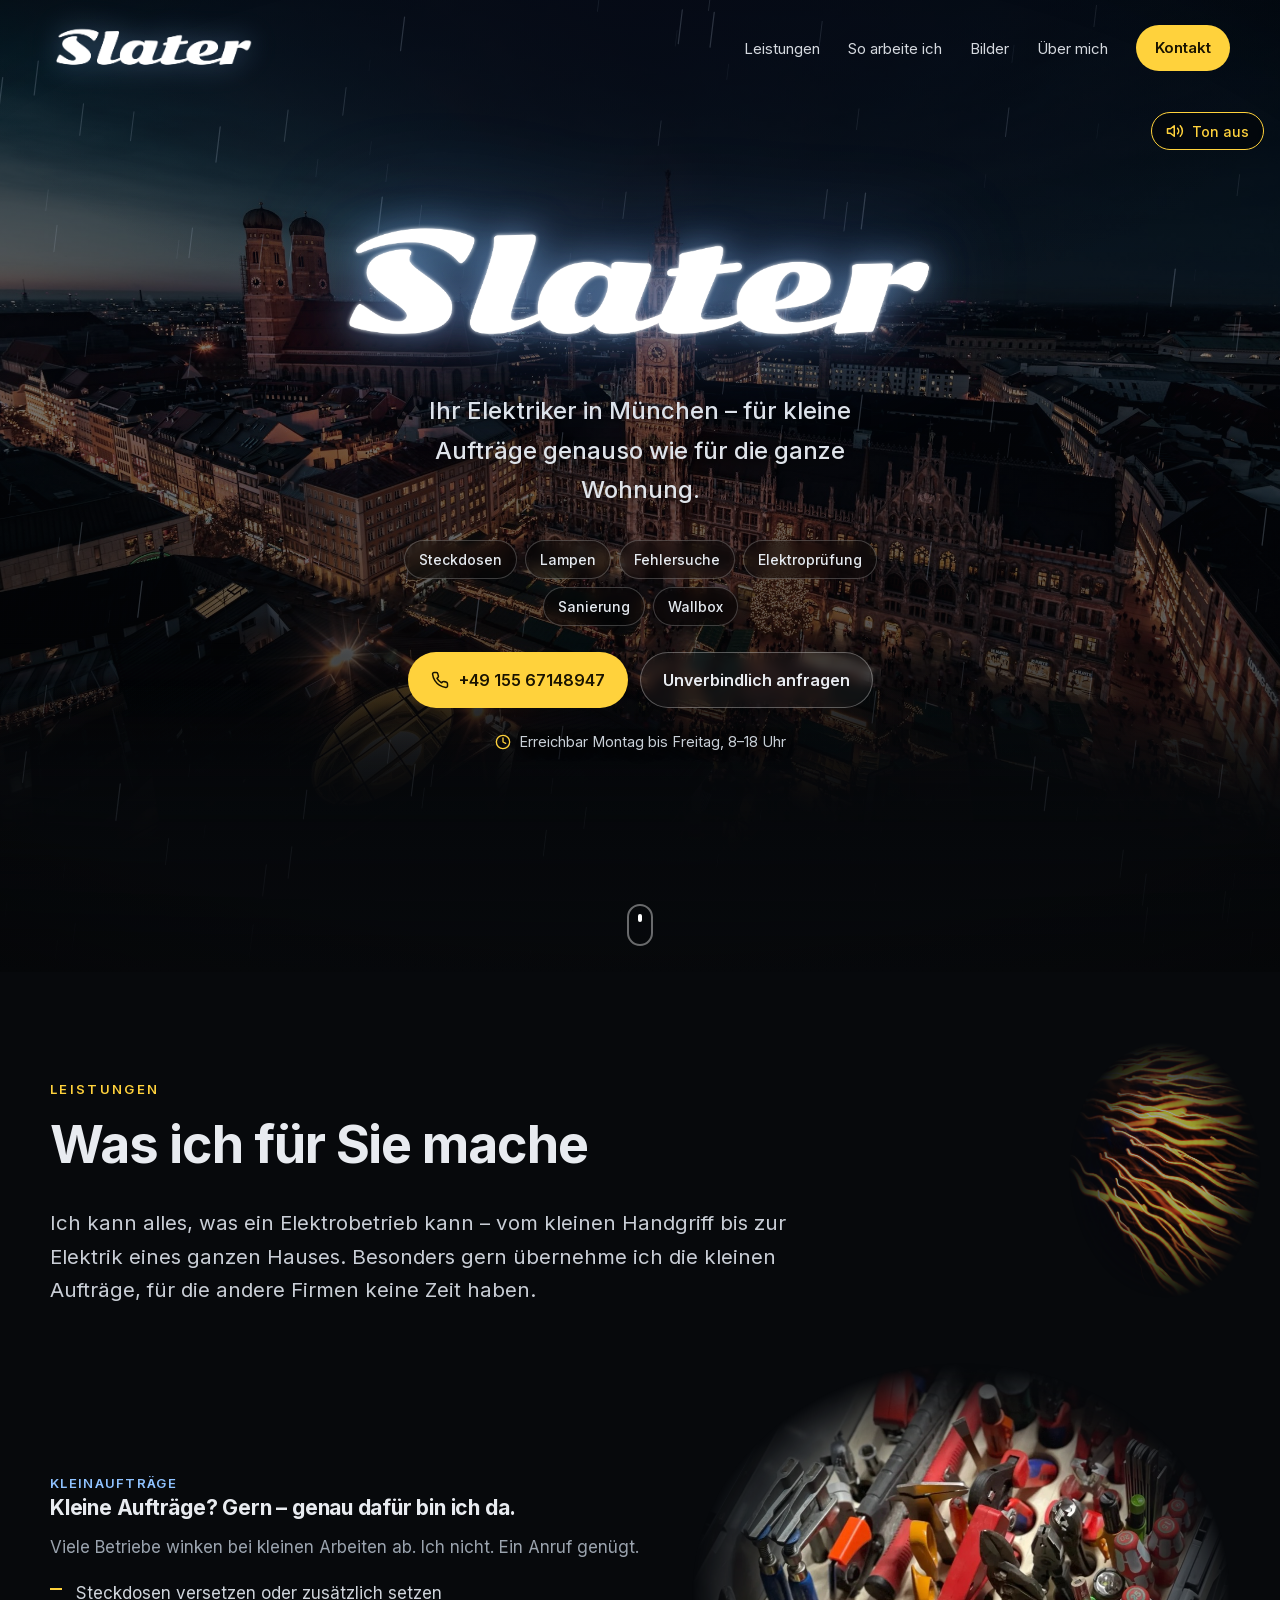
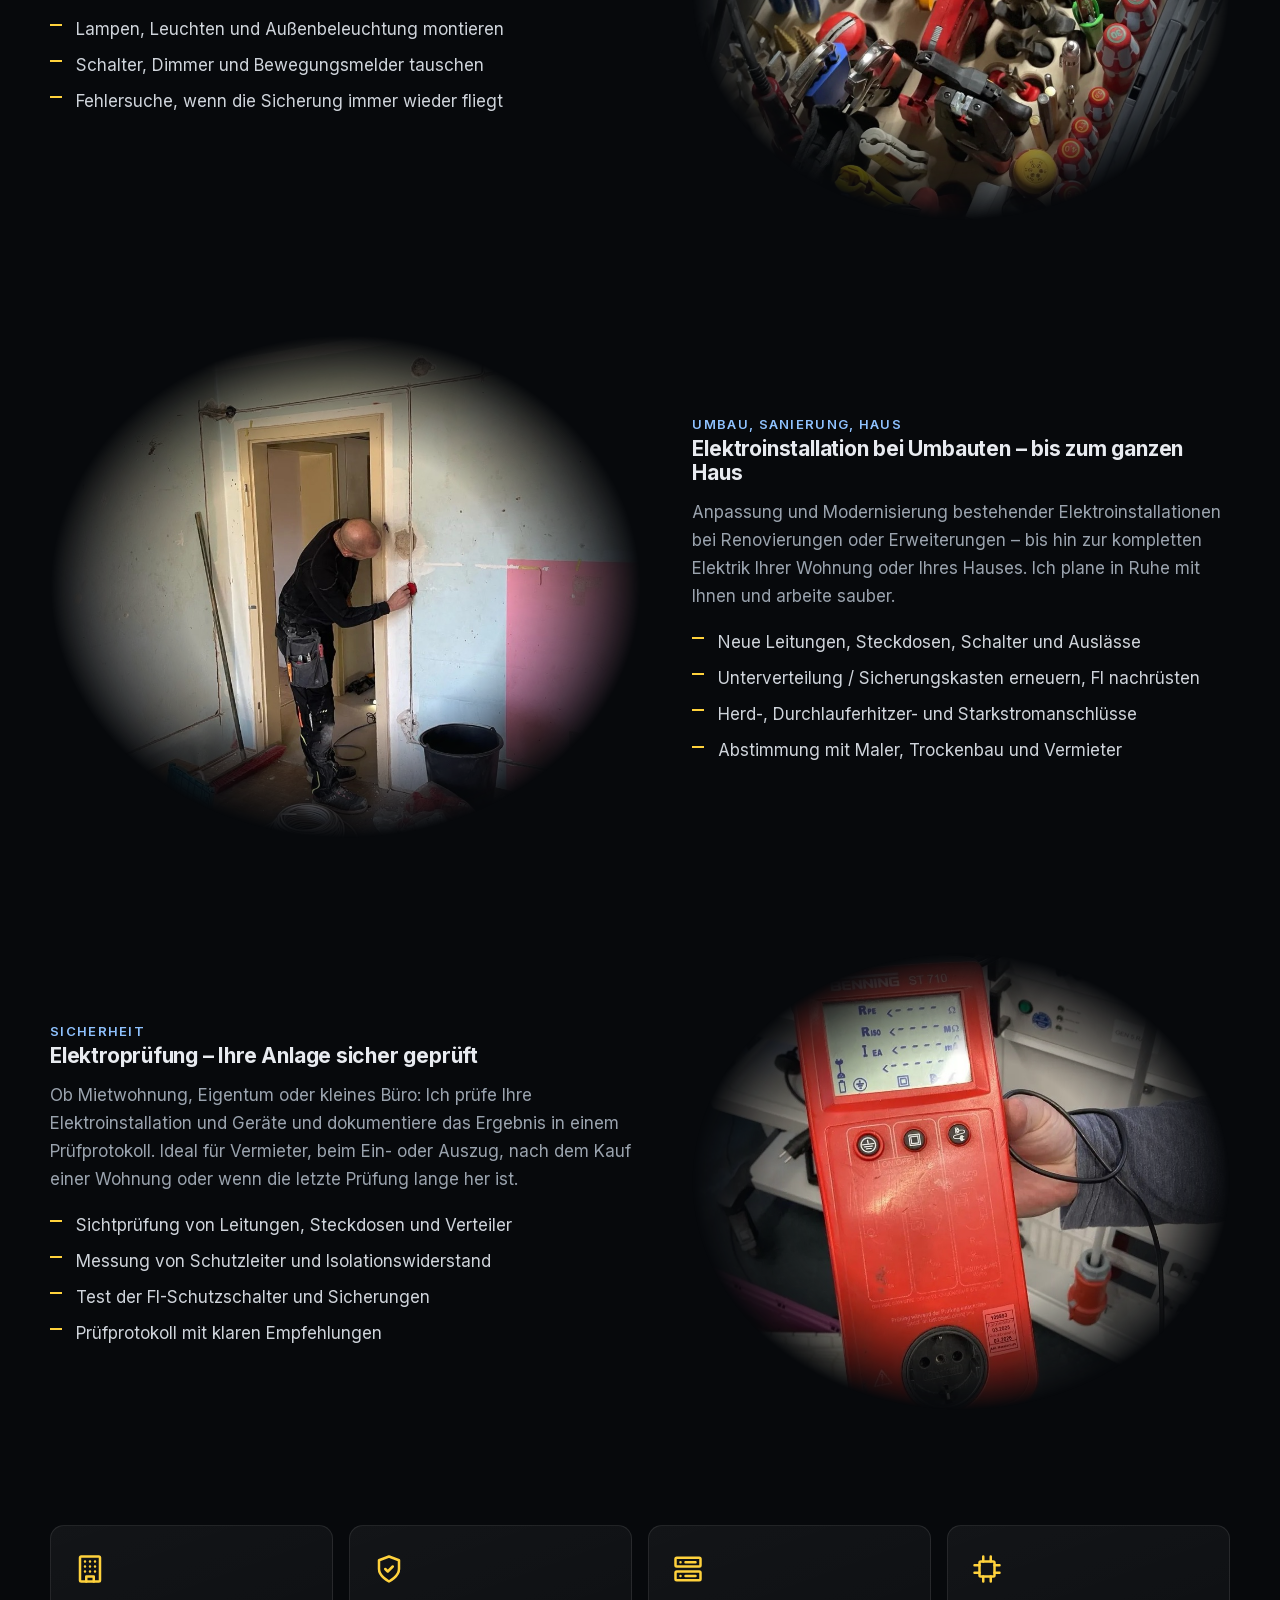
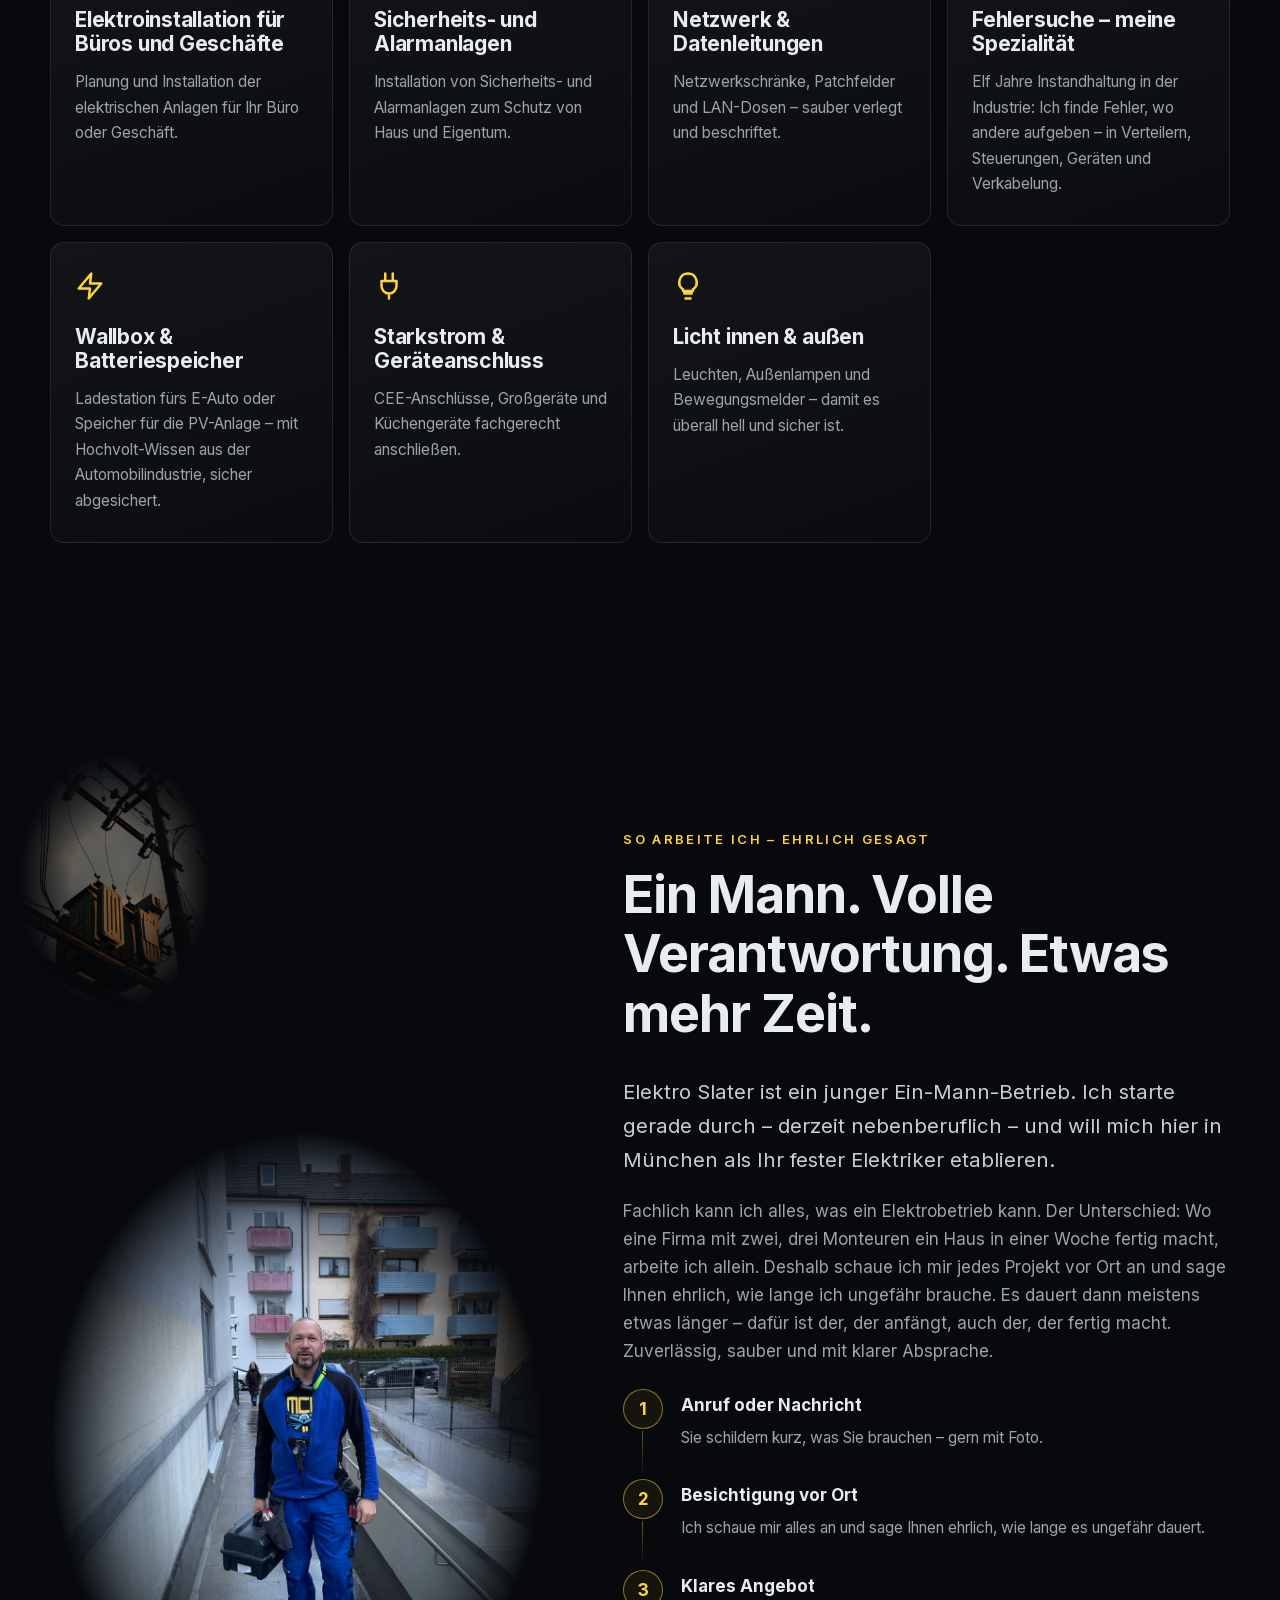
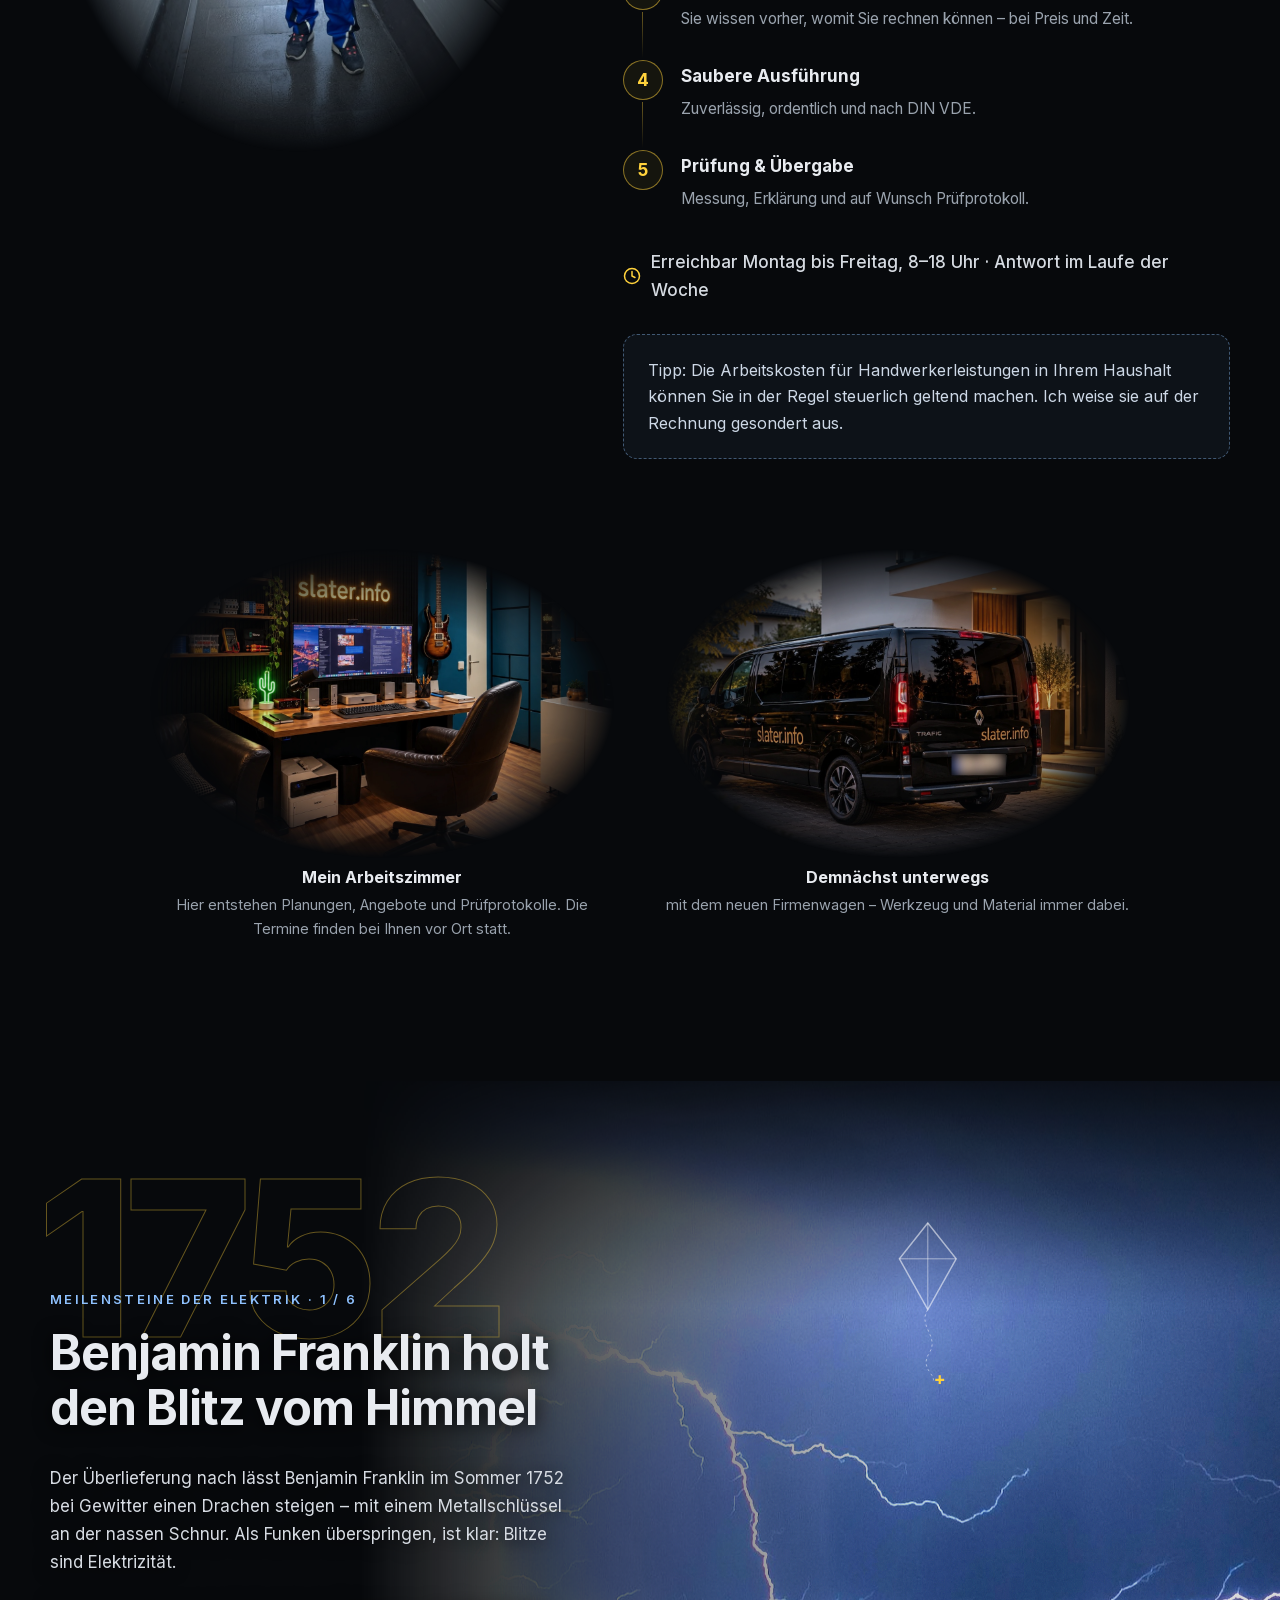
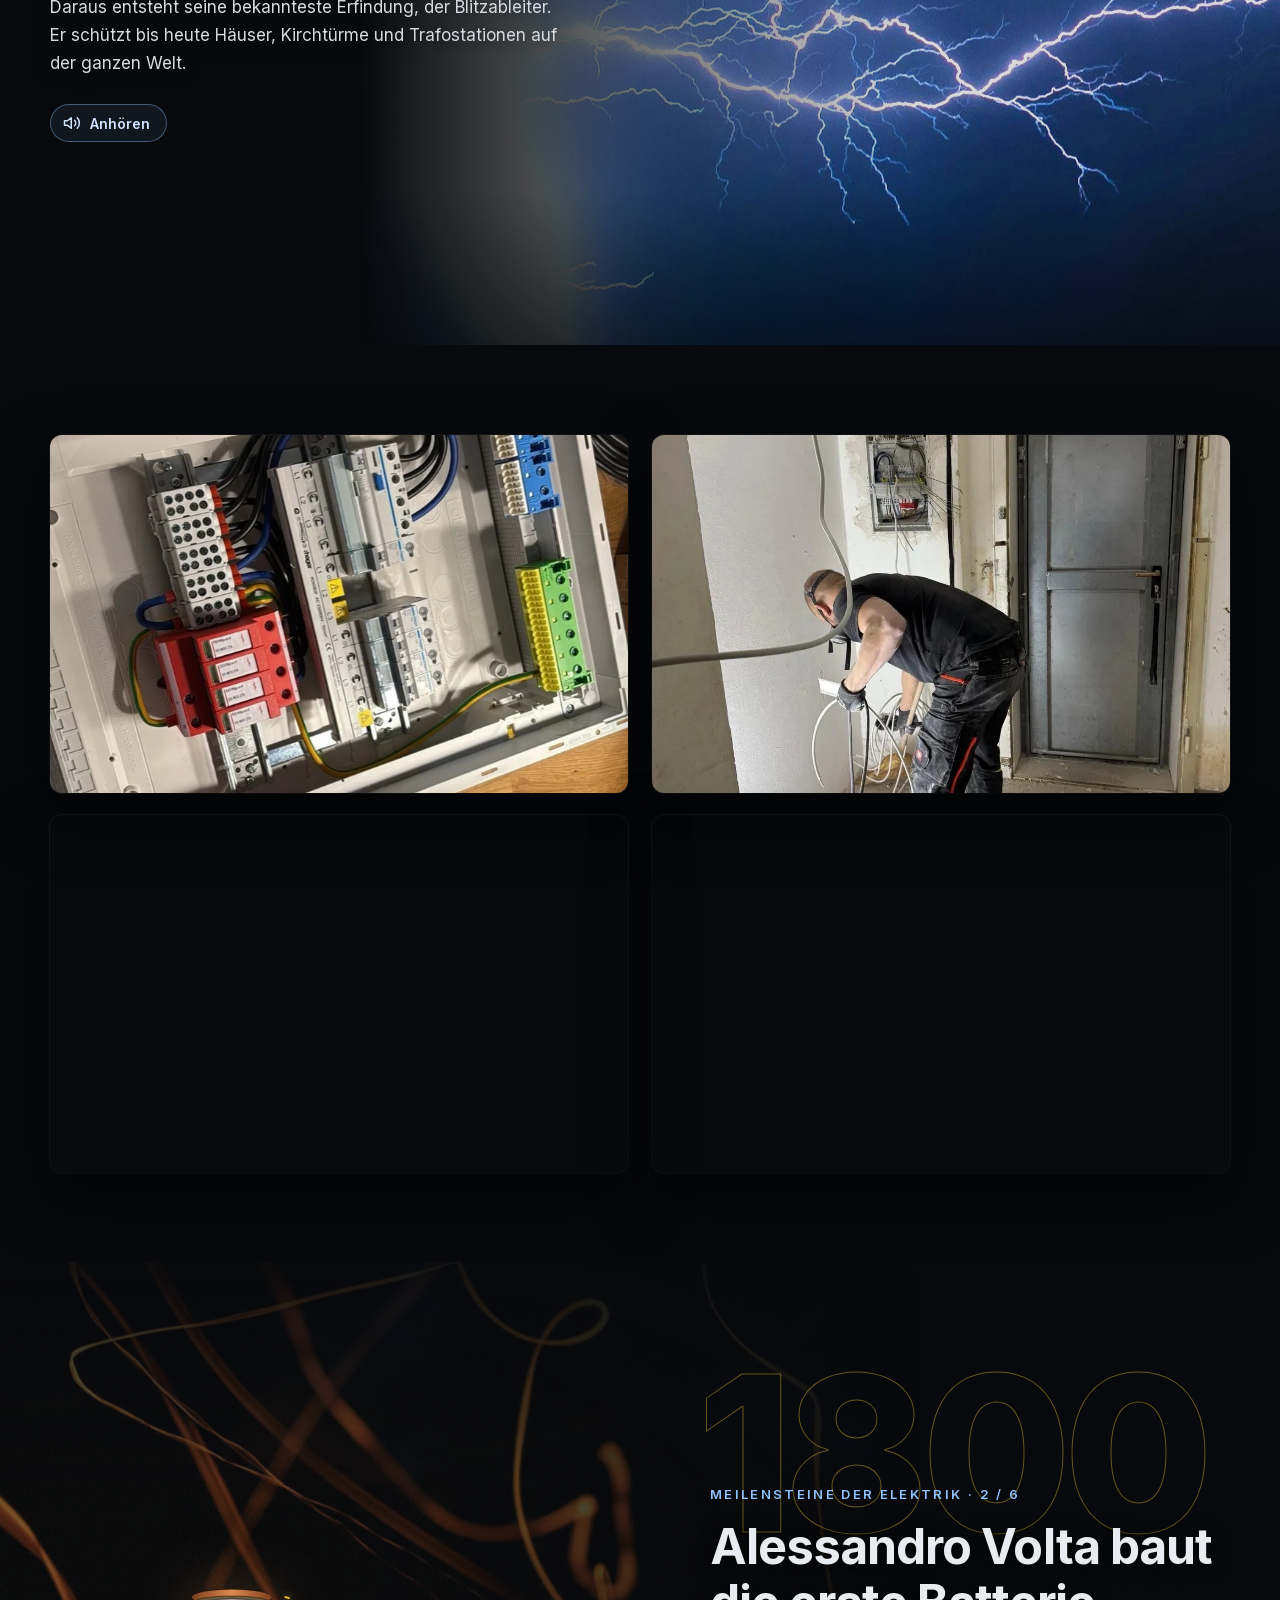
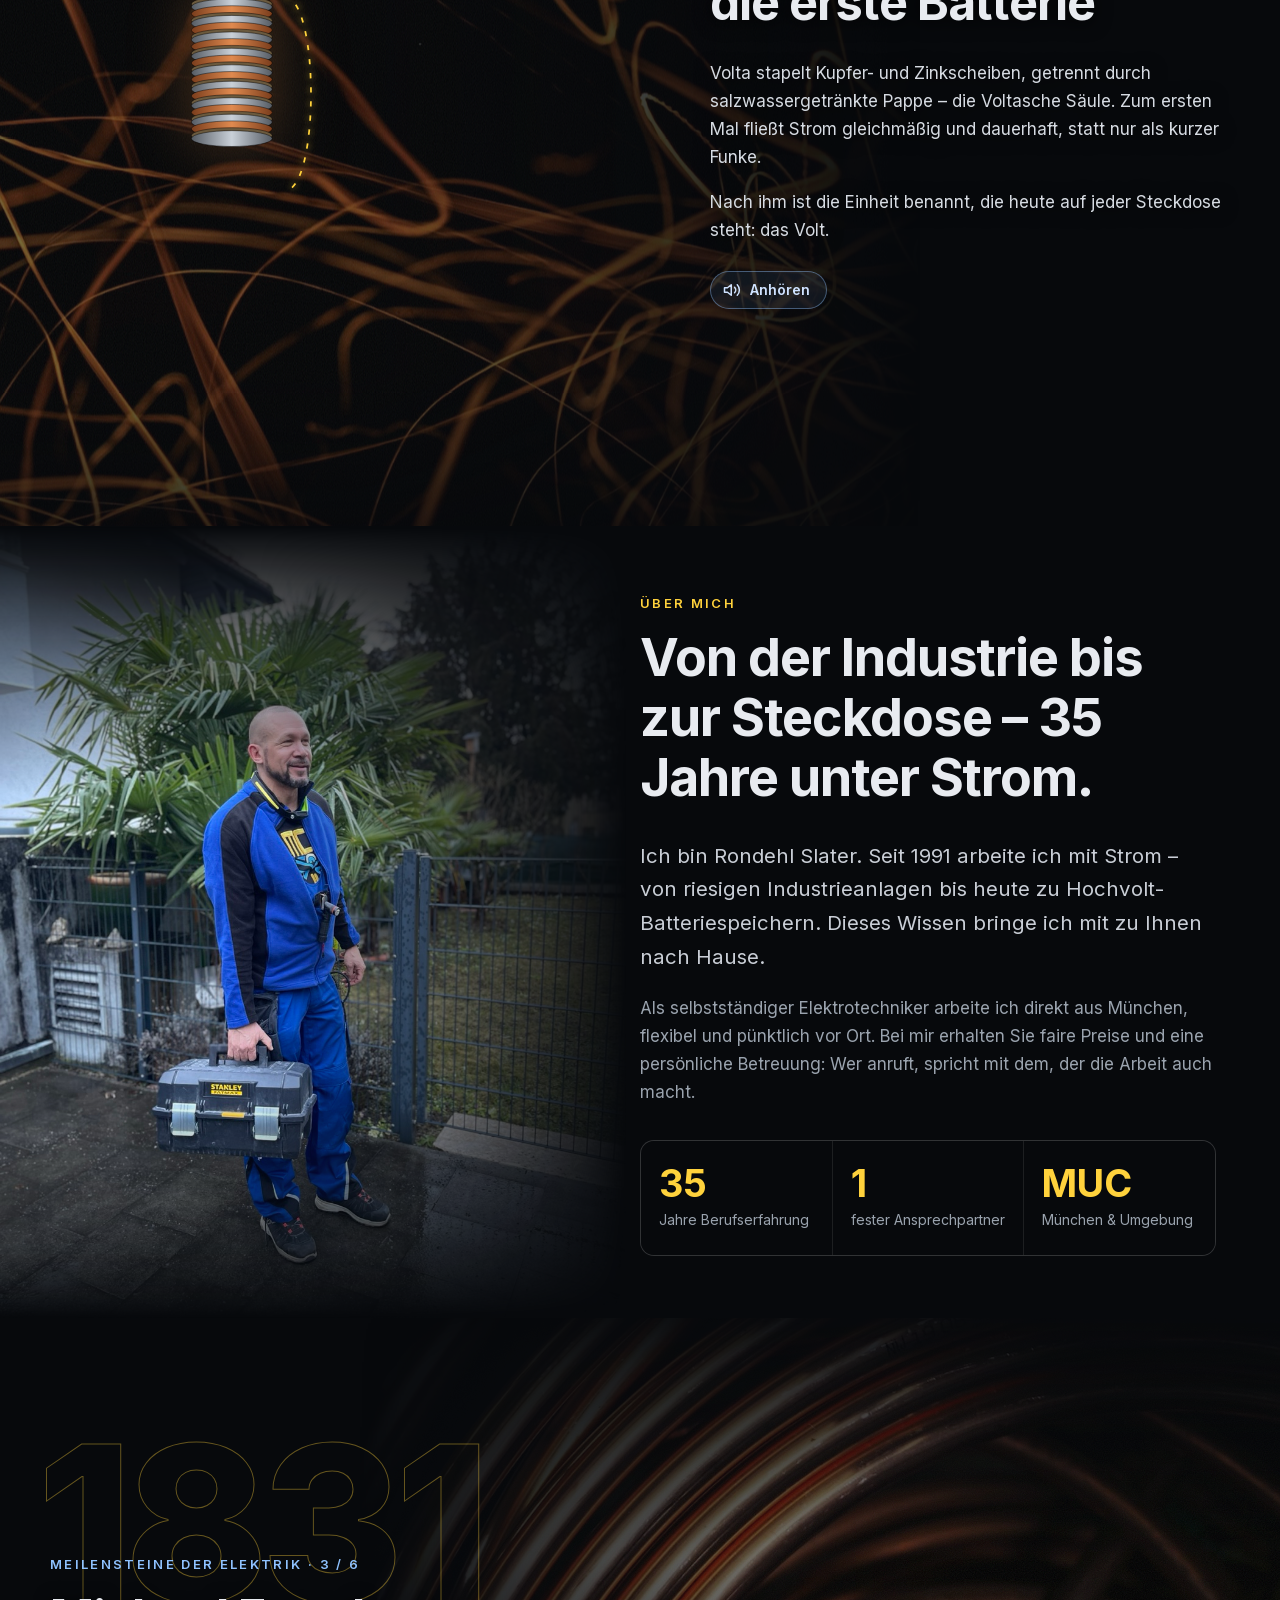
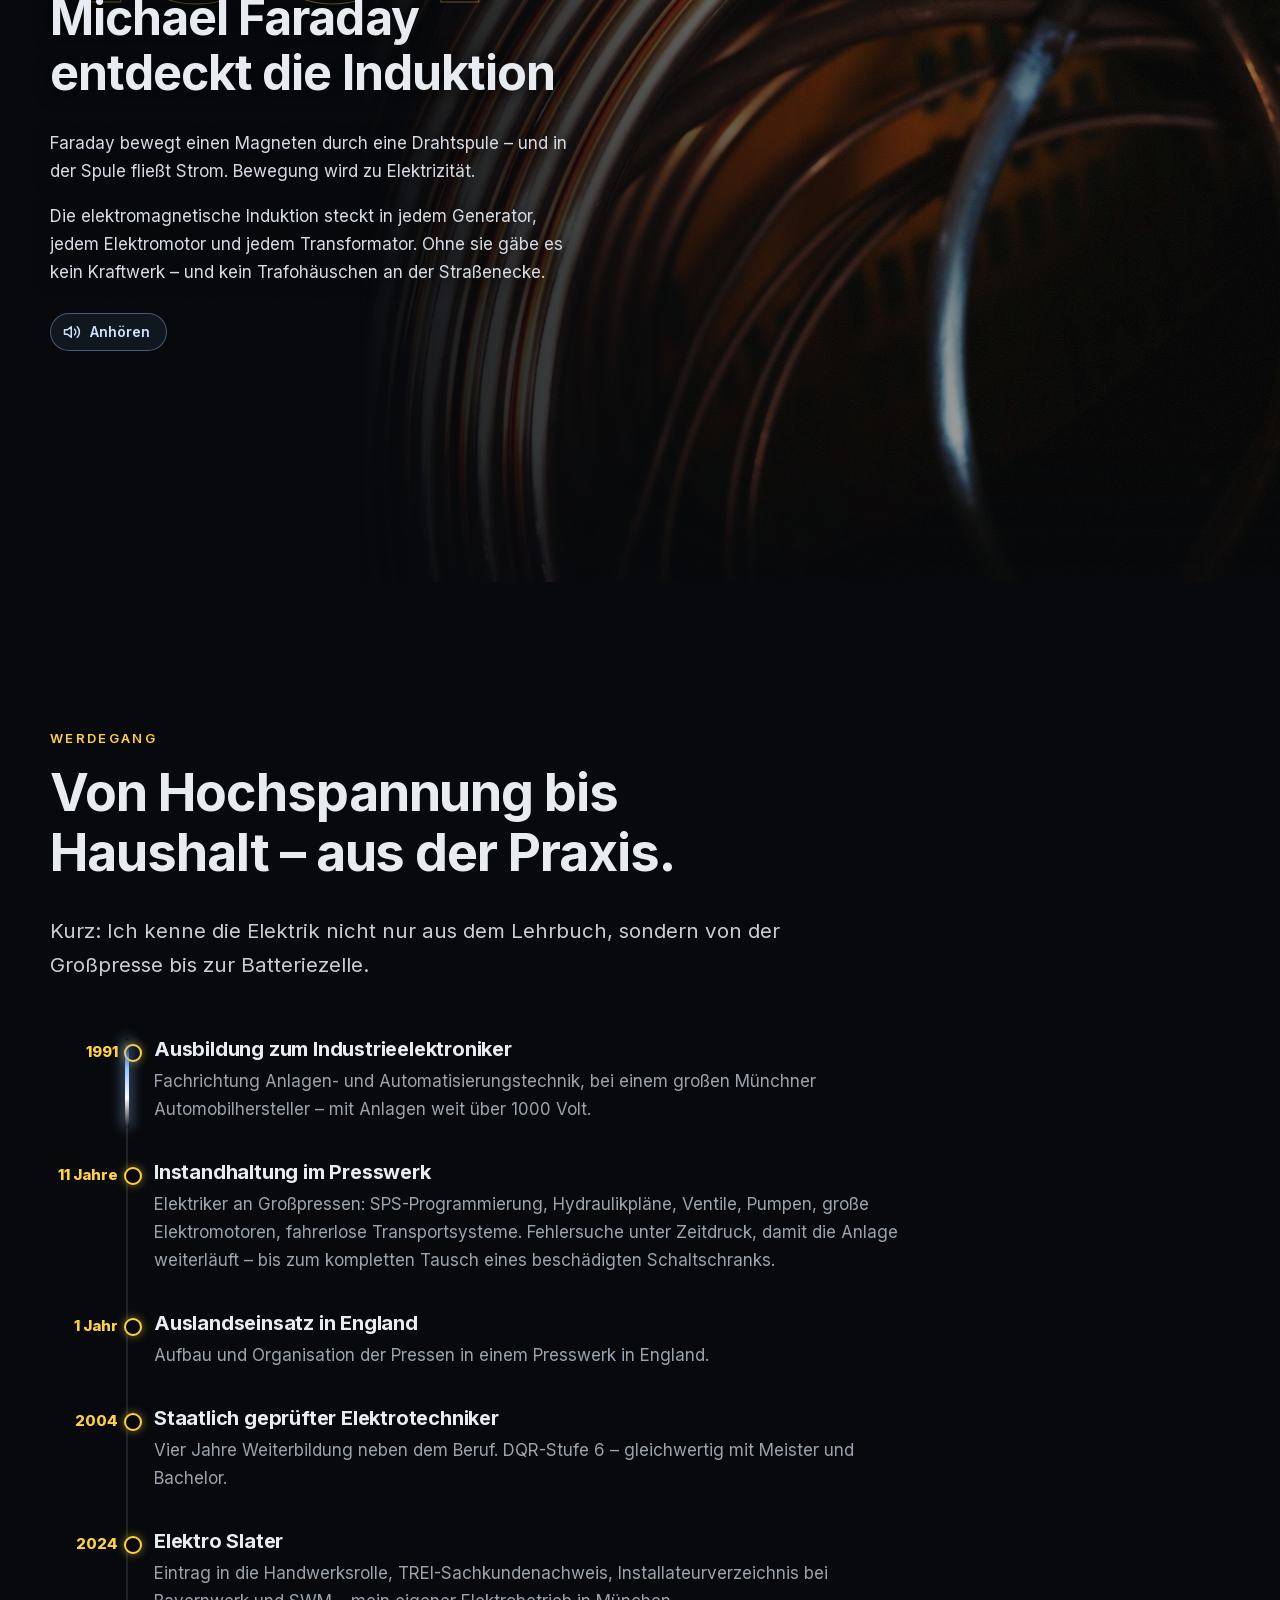
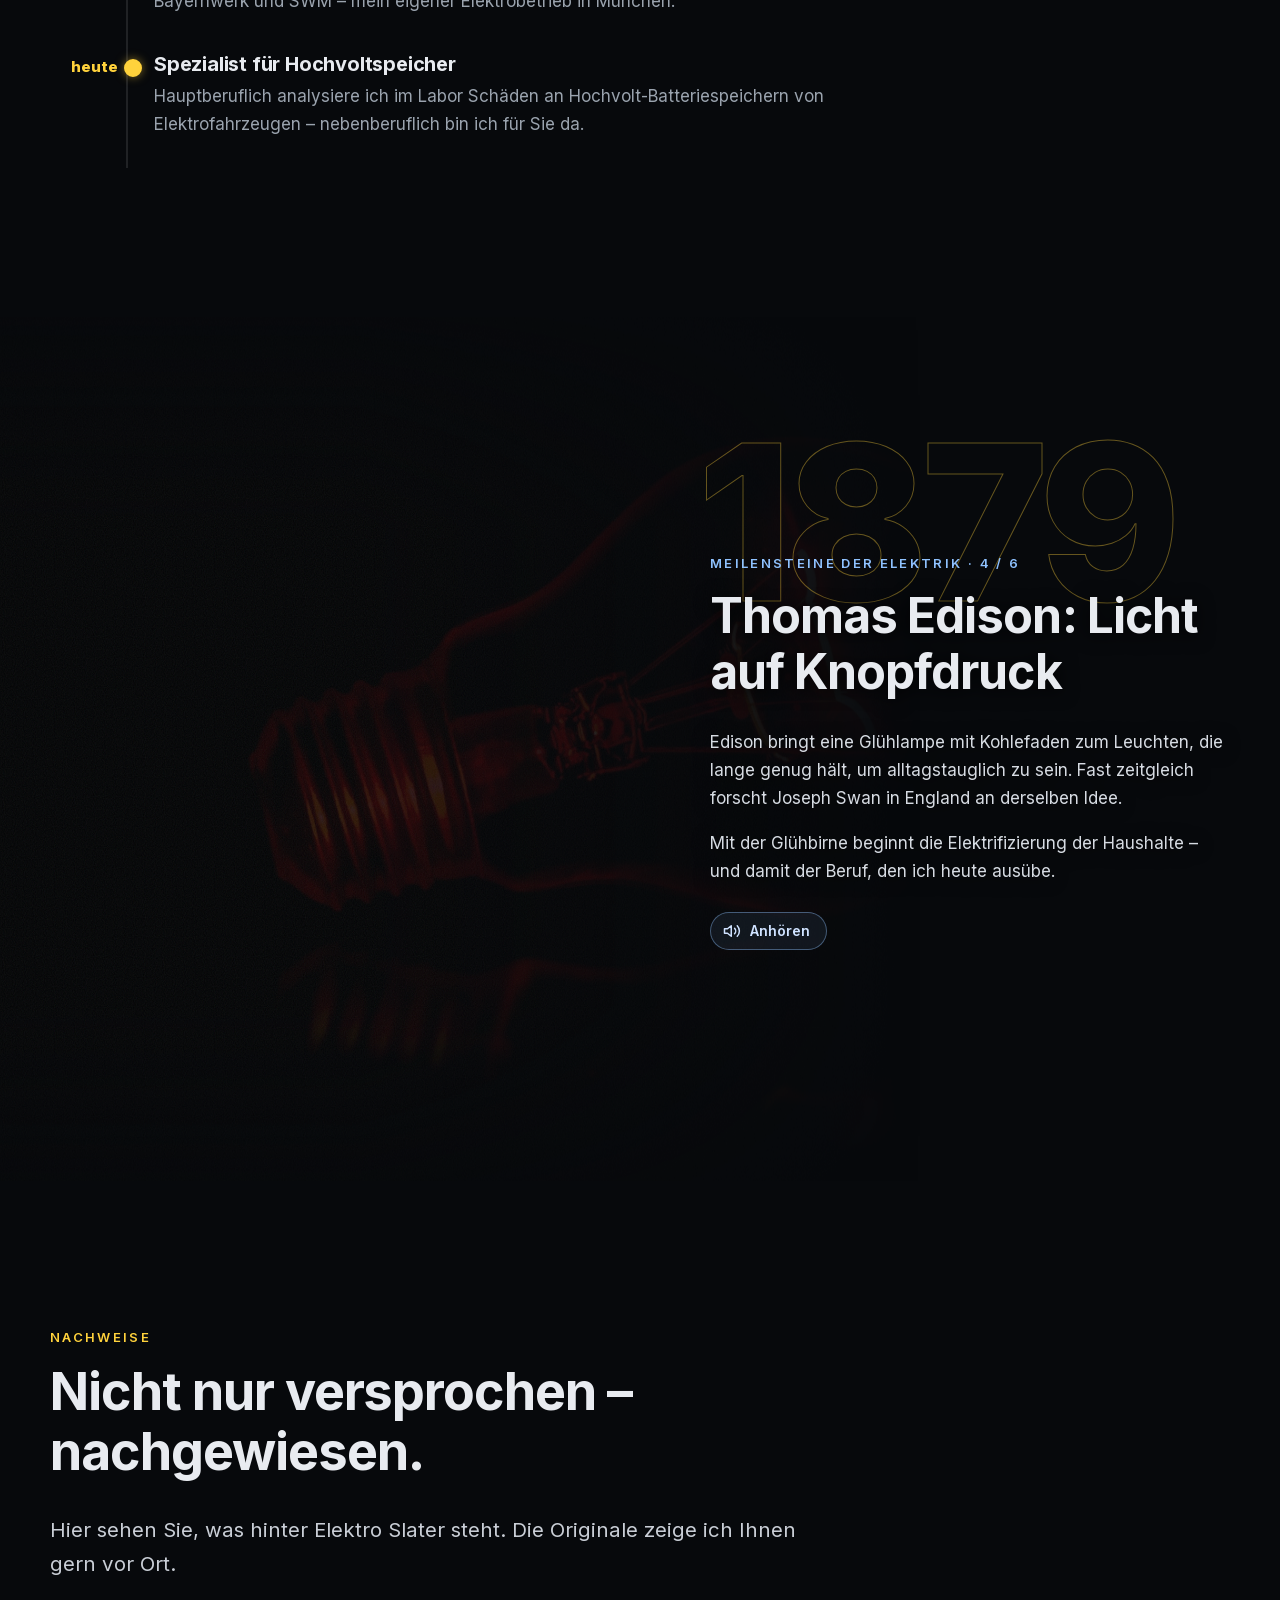
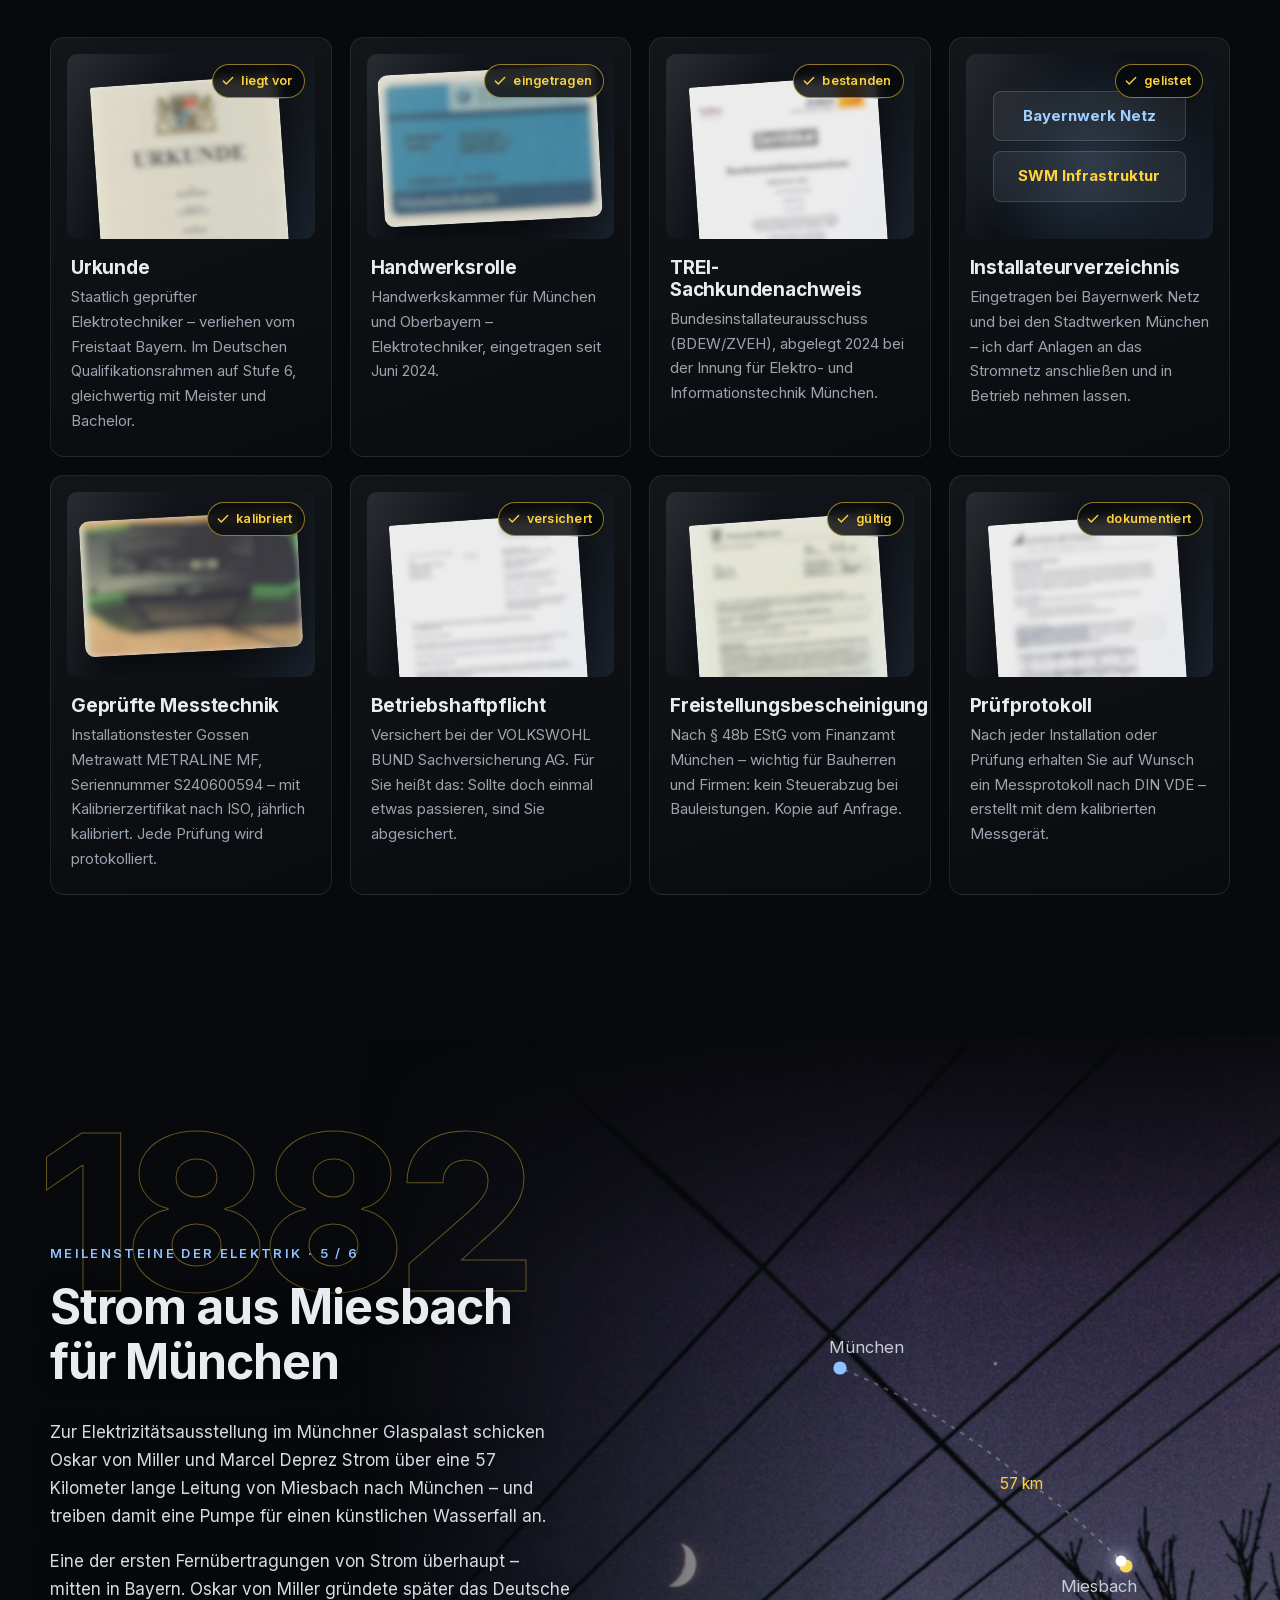
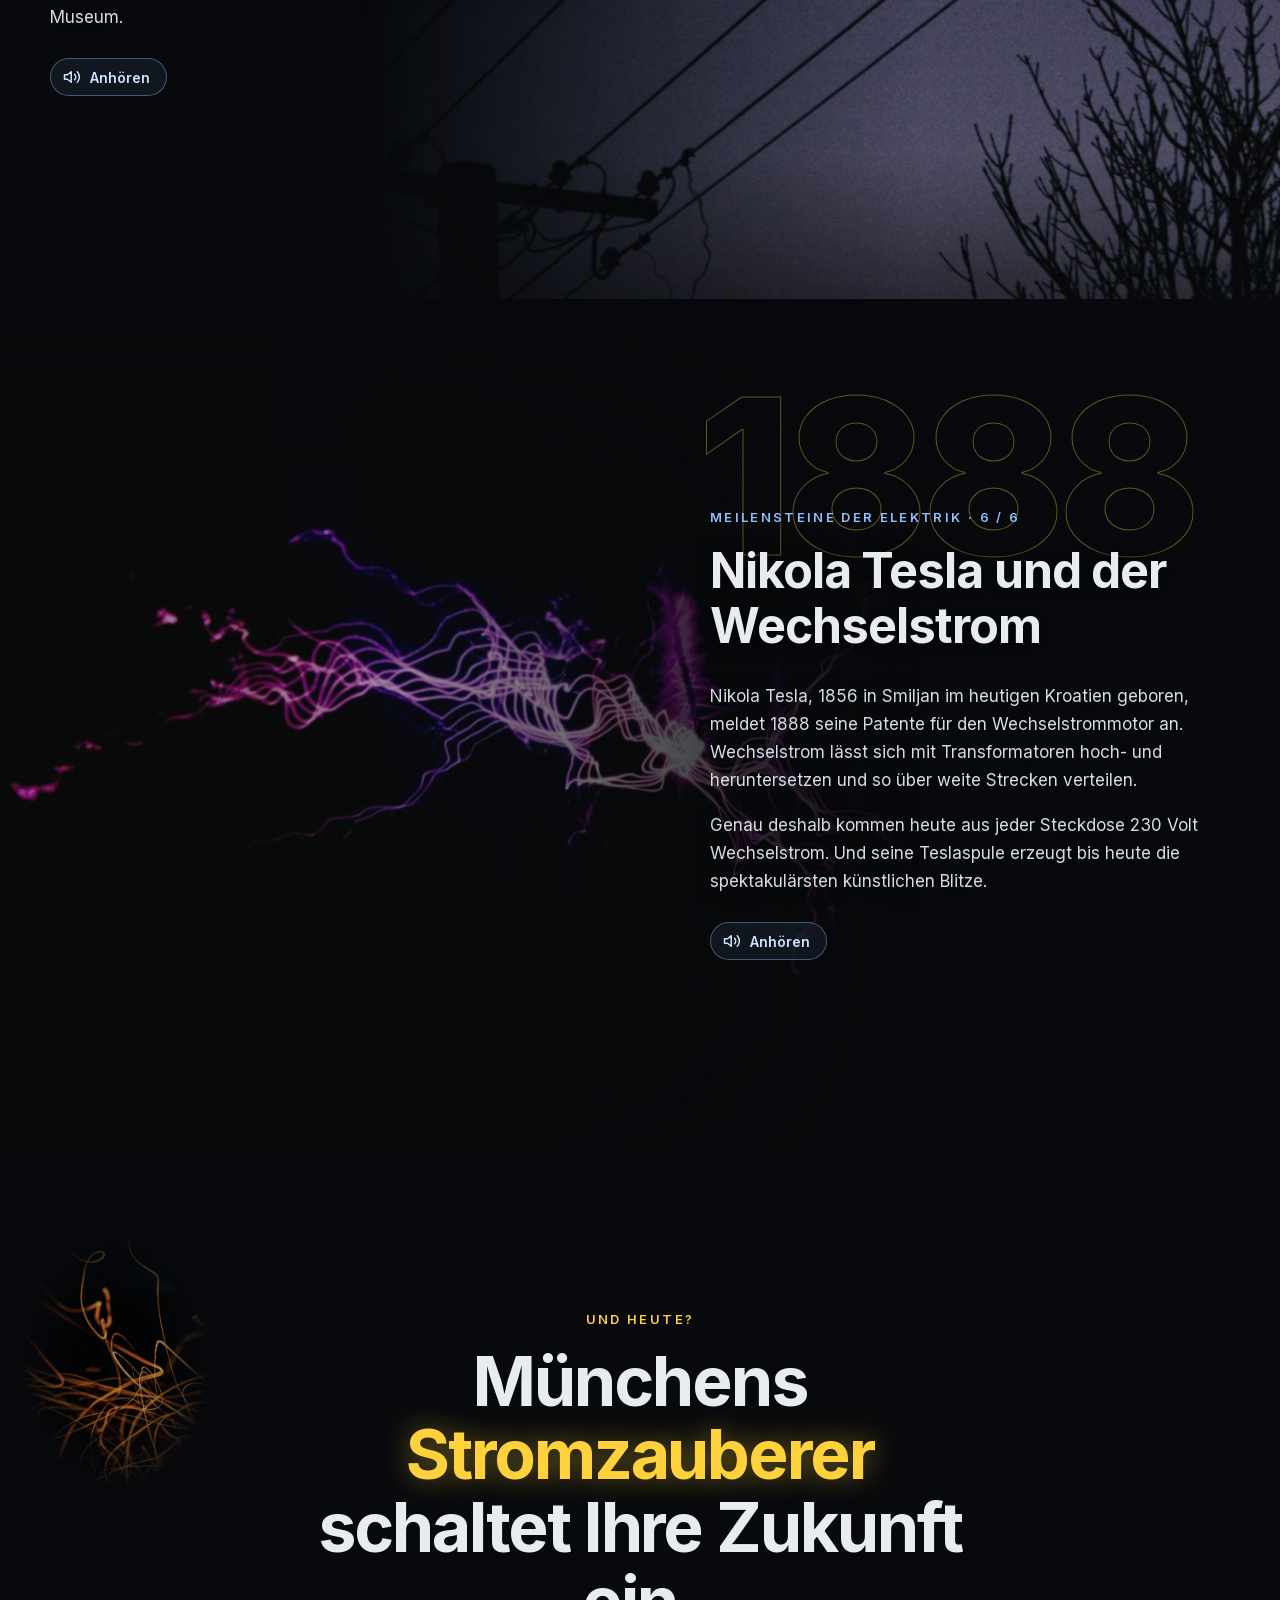
<file: index.html>
<!doctype html>
<html lang="de">
<head>
  <meta charset="utf-8">
  <meta name="viewport" content="width=device-width, initial-scale=1">
  <title>Elektro Slater München – Ihr Elektriker für Wohnung, Prüfung &amp; Umbau</title>
  <meta name="description" content="Elektro Slater, München: staatlich geprüfter Elektrotechniker mit 35 Jahren Erfahrung. Elektroprüfung nach DIN VDE, Wohnungssanierung, Steckdosen versetzen, Umbauten, Büros und Sicherheitsanlagen – persönlich, sorgfältig und ohne Zeitdruck.">
  <meta name="theme-color" content="#07090c">
  <link rel="icon" href="data:image/svg+xml,%3Csvg xmlns='http://www.w3.org/2000/svg' viewBox='0 0 64 64'%3E%3Crect width='64' height='64' rx='12' fill='%2307090c'/%3E%3Cpath d='M36 6 14 36h14l-4 22 24-32H34z' fill='%23ffd23c'/%3E%3C/svg%3E">
  <link rel="preload" href="fonts/inter.woff2" as="font" type="font/woff2" crossorigin>
  <link rel="stylesheet" href="css/style.css?v=9">
  <script type="application/ld+json">
  {
    "@context": "https://schema.org",
    "@type": "Electrician",
    "name": "Elektro Slater",
    "founder": "Rondehl Slater",
    "url": "https://slater.info",
    "telephone": "+4915567148947",
    "email": "elektro@slater.info",
    "address": { "@type": "PostalAddress", "streetAddress": "Nymphenburger Straße 46", "postalCode": "80335", "addressLocality": "München", "addressCountry": "DE" },
    "areaServed": "München und Umgebung",
    "openingHours": "Mo-Fr 08:00-18:00"
  }
  </script>
</head>
<body>
<a class="skip" href="#main">Zum Inhalt springen</a>

<!-- Symbole -->
<svg width="0" height="0" style="position:absolute" aria-hidden="true">
  <symbol id="i-phone" viewBox="0 0 24 24" fill="none" stroke="currentColor" stroke-width="2" stroke-linecap="round" stroke-linejoin="round"><path d="M22 16.9v3a2 2 0 0 1-2.2 2 19.8 19.8 0 0 1-8.6-3.1 19.5 19.5 0 0 1-6-6A19.8 19.8 0 0 1 2.1 4.2 2 2 0 0 1 4.1 2h3a2 2 0 0 1 2 1.7c.1.9.4 1.8.7 2.7a2 2 0 0 1-.5 2.1L8 9.8a16 16 0 0 0 6 6l1.3-1.3a2 2 0 0 1 2.1-.4c.9.3 1.8.6 2.7.7a2 2 0 0 1 1.7 2z"/></symbol>
  <symbol id="i-mail" viewBox="0 0 24 24" fill="none" stroke="currentColor" stroke-width="2" stroke-linecap="round" stroke-linejoin="round"><rect x="2" y="4" width="20" height="16" rx="2"/><path d="m22 7-10 6L2 7"/></symbol>
  <symbol id="i-pin" viewBox="0 0 24 24" fill="none" stroke="currentColor" stroke-width="2" stroke-linecap="round" stroke-linejoin="round"><path d="M20 10c0 6-8 12-8 12s-8-6-8-12a8 8 0 0 1 16 0Z"/><circle cx="12" cy="10" r="3"/></symbol>
  <symbol id="i-clock" viewBox="0 0 24 24" fill="none" stroke="currentColor" stroke-width="2" stroke-linecap="round" stroke-linejoin="round"><circle cx="12" cy="12" r="10"/><path d="M12 6v6l4 2"/></symbol>
  <symbol id="i-bolt" viewBox="0 0 24 24" fill="none" stroke="currentColor" stroke-width="2" stroke-linecap="round" stroke-linejoin="round"><path d="M13 2 3 14h9l-1 8 10-12h-9z"/></symbol>
  <symbol id="i-check" viewBox="0 0 24 24" fill="none" stroke="currentColor" stroke-width="2.4" stroke-linecap="round" stroke-linejoin="round"><path d="M20 6 9 17l-5-5"/></symbol>
  <symbol id="i-sound" viewBox="0 0 24 24" fill="none" stroke="currentColor" stroke-width="2" stroke-linecap="round" stroke-linejoin="round"><path d="M11 5 6 9H2v6h4l5 4z"/><path d="M15.5 8.5a5 5 0 0 1 0 7"/><path d="M19 5a10 10 0 0 1 0 14"/></symbol>
  <symbol id="i-plug" viewBox="0 0 24 24" fill="none" stroke="currentColor" stroke-width="2" stroke-linecap="round" stroke-linejoin="round"><path d="M9 2v6M15 2v6M6 8h12v4a6 6 0 0 1-12 0zM12 18v4"/></symbol>
  <symbol id="i-office" viewBox="0 0 24 24" fill="none" stroke="currentColor" stroke-width="2" stroke-linecap="round" stroke-linejoin="round"><rect x="4" y="2" width="16" height="20" rx="1"/><path d="M9 22v-4h6v4M8 6h.01M12 6h.01M16 6h.01M8 10h.01M12 10h.01M16 10h.01M8 14h.01M12 14h.01M16 14h.01"/></symbol>
  <symbol id="i-shield" viewBox="0 0 24 24" fill="none" stroke="currentColor" stroke-width="2" stroke-linecap="round" stroke-linejoin="round"><path d="M12 22s8-4 8-10V5l-8-3-8 3v7c0 6 8 10 8 10z"/><path d="m9 12 2 2 4-4"/></symbol>
  <symbol id="i-net" viewBox="0 0 24 24" fill="none" stroke="currentColor" stroke-width="2" stroke-linecap="round" stroke-linejoin="round"><rect x="2" y="3" width="20" height="7" rx="1"/><rect x="2" y="14" width="20" height="7" rx="1"/><path d="M6 6.5h.01M6 17.5h.01M10 6.5h8M10 17.5h8"/></symbol>
  <symbol id="i-search" viewBox="0 0 24 24" fill="none" stroke="currentColor" stroke-width="2" stroke-linecap="round" stroke-linejoin="round"><circle cx="11" cy="11" r="7"/><path d="m21 21-4.3-4.3M11 8v3l2 2"/></symbol>
  <symbol id="i-lamp" viewBox="0 0 24 24" fill="none" stroke="currentColor" stroke-width="2" stroke-linecap="round" stroke-linejoin="round"><path d="M9 18h6M10 22h4M12 2a7 7 0 0 0-4 12.7V16h8v-1.3A7 7 0 0 0 12 2z"/></symbol>
  <symbol id="i-chip" viewBox="0 0 24 24" fill="none" stroke="currentColor" stroke-width="2" stroke-linecap="round" stroke-linejoin="round"><rect x="6" y="6" width="12" height="12" rx="1"/><path d="M9 2v4M15 2v4M9 18v4M15 18v4M2 9h4M2 15h4M18 9h4M18 15h4"/></symbol>
</svg>

<header class="site-header">
  <div class="wrap">
    <a class="brand" href="#top" aria-label="Elektro Slater – nach oben"><img src="img/logo-slater.png" alt="Slater" width="208" height="54"></a>
    <button class="nav-toggle" aria-expanded="false" aria-controls="nav" aria-label="Menü öffnen"><span></span><span></span><span></span></button>
    <nav class="nav" id="nav" aria-label="Hauptnavigation">
      <ul>
        <li><a href="#leistungen">Leistungen</a></li>
        <li><a href="#arbeitsweise">So arbeite ich</a></li>
        <li><a href="#bilder">Bilder</a></li>
        <li><a href="#ueber-mich">Über mich</a></li>
        <li><a class="btn btn--volt" href="#kontakt">Kontakt</a></li>
      </ul>
    </nav>
  </div>
</header>

<!-- Startbereich: Gewitter über München, das Logo flackert langsam an -->
<section class="hero" id="top">
  <div class="hero-photo" aria-hidden="true">
    <img src="img/muenchen-nacht.jpg" srcset="img/muenchen-nacht-s.jpg 1200w, img/muenchen-nacht.jpg 2400w" sizes="100vw" alt="" fetchpriority="high">
  </div>
  <img class="hero-bolt" src="img/blitz.jpg" alt="" aria-hidden="true">
  <div class="hero-flash" aria-hidden="true"></div>
  <div class="hero-puddle" aria-hidden="true"><img src="img/muenchen-nacht-s.jpg" alt=""></div>
  <canvas id="rain" aria-hidden="true"></canvas>
  <svg width="0" height="0" style="position:absolute" aria-hidden="true"><filter id="ripple"><feTurbulence type="fractalNoise" baseFrequency=".008 .09" numOctaves="2" seed="3"><animate attributeName="baseFrequency" dur="14s" values=".008 .09;.01 .11;.008 .09" repeatCount="indefinite"/></feTurbulence><feDisplacementMap in="SourceGraphic" scale="14"/></filter></svg>
  <div class="wrap">
    <div class="hero-content">
      <h1 class="hero-logo"><img src="img/logo-slater.png" alt="Elektro Slater München" width="620" height="161"></h1>
      <p class="hero-sub">Ihr Elektriker in München – für kleine Aufträge genauso wie für die ganze Wohnung.</p>
      <ul class="hero-chips" aria-label="Leistungen">
        <li><a href="#leistungen">Steckdosen</a></li>
        <li><a href="#leistungen">Lampen</a></li>
        <li><a href="#leistungen">Fehlersuche</a></li>
        <li><a href="#leistungen">Elektroprüfung</a></li>
        <li><a href="#leistungen">Sanierung</a></li>
        <li><a href="#leistungen">Wallbox</a></li>
      </ul>
      <div class="hero-actions">
        <a class="btn btn--volt" href="tel:+4915567148947"><svg><use href="#i-phone"/></svg>+49 155 67148947</a>
        <a class="btn btn--ghost" href="#kontakt">Unverbindlich anfragen</a>
      </div>
      <p class="hero-hours"><svg aria-hidden="true"><use href="#i-clock"/></svg>Erreichbar Montag bis Freitag, 8–18 Uhr</p>
    </div>
  </div>
  <button class="sound-btn" type="button" data-sound aria-pressed="false"><svg aria-hidden="true"><use href="#i-sound"/></svg><span>Ton aus</span></button>
  <a class="scroll-cue" href="#leistungen" aria-label="Weiter nach unten"></a>
</section>

<main id="main">


  <!-- Leistungen -->
  <section class="section" id="leistungen">
    <img class="side-shot side-shot--right" src="img/kurzschluss.jpg" alt="" aria-hidden="true" loading="lazy" data-flicker="spark">
    <div class="wrap">
      <div class="section-head reveal">
        <span class="kicker">Leistungen</span>
        <h2>Was ich für Sie mache</h2>
        <p class="lead">Ich kann alles, was ein Elektrobetrieb kann – vom kleinen Handgriff bis zur Elektrik eines ganzen Hauses. Besonders gern übernehme ich die kleinen Aufträge, für die andere Firmen keine Zeit haben.</p>
      </div>

      <article class="feature reveal">
        <div class="fade-photo fade-photo--soft"><img src="img/werkzeug.jpg" alt="Werkzeugkiste mit isoliertem Elektriker-Werkzeug" loading="lazy"></div>
        <div>
          <span class="tag">Kleinaufträge</span>
          <h3>Kleine Aufträge? Gern – genau dafür bin ich da.</h3>
          <p class="muted">Viele Betriebe winken bei kleinen Arbeiten ab. Ich nicht. Ein Anruf genügt.</p>
          <ul>
            <li>Steckdosen versetzen oder zusätzlich setzen</li>
            <li>Lampen, Leuchten und Außenbeleuchtung montieren</li>
            <li>Schalter, Dimmer und Bewegungsmelder tauschen</li>
            <li>Fehlersuche, wenn die Sicherung immer wieder fliegt</li>
          </ul>
        </div>
      </article>

      <article class="feature reveal">
        <div class="fade-photo fade-photo--soft"><img src="img/sanierung-1.jpg" alt="Elektrosanierung in einer Wohnung während der Renovierung" loading="lazy"></div>
        <div>
          <span class="tag">Umbau, Sanierung, Haus</span>
          <h3>Elektroinstallation bei Umbauten – bis zum ganzen Haus</h3>
          <p class="muted">Anpassung und Modernisierung bestehender Elektroinstallationen bei Renovierungen oder Erweiterungen – bis hin zur kompletten Elektrik Ihrer Wohnung oder Ihres Hauses. Ich plane in Ruhe mit Ihnen und arbeite sauber.</p>
          <ul>
            <li>Neue Leitungen, Steckdosen, Schalter und Auslässe</li>
            <li>Unterverteilung / Sicherungskasten erneuern, FI nachrüsten</li>
            <li>Herd-, Durchlauferhitzer- und Starkstromanschlüsse</li>
            <li>Abstimmung mit Maler, Trockenbau und Vermieter</li>
          </ul>
        </div>
      </article>

      <article class="feature reveal">
        <div class="fade-photo fade-photo--soft"><img src="img/pruefgeraet.jpg" alt="Prüfgerät bei einer elektrischen Sicherheitsprüfung" loading="lazy"></div>
        <div>
          <span class="tag">Sicherheit</span>
          <h3>Elektroprüfung – Ihre Anlage sicher geprüft</h3>
          <p class="muted">Ob Mietwohnung, Eigentum oder kleines Büro: Ich prüfe Ihre Elektroinstallation und Geräte und dokumentiere das Ergebnis in einem Prüfprotokoll. Ideal für Vermieter, beim Ein- oder Auszug, nach dem Kauf einer Wohnung oder wenn die letzte Prüfung lange her ist.</p>
          <ul>
            <li>Sichtprüfung von Leitungen, Steckdosen und Verteiler</li>
            <li>Messung von Schutzleiter und Isolationswiderstand</li>
            <li>Test der FI-Schutzschalter und Sicherungen</li>
            <li>Prüfprotokoll mit klaren Empfehlungen</li>
          </ul>
        </div>
      </article>

      <div class="cards">
        <div class="card reveal">
          <svg><use href="#i-office"/></svg>
          <h3>Elektroinstallation für Büros und Geschäfte</h3>
          <p>Planung und Installation der elektrischen Anlagen für Ihr Büro oder Geschäft.</p>
        </div>
        <div class="card reveal">
          <svg><use href="#i-shield"/></svg>
          <h3>Sicherheits- und Alarmanlagen</h3>
          <p>Installation von Sicherheits- und Alarmanlagen zum Schutz von Haus und Eigentum.</p>
        </div>
        <div class="card reveal">
          <svg><use href="#i-net"/></svg>
          <h3>Netzwerk &amp; Datenleitungen</h3>
          <p>Netzwerkschränke, Patchfelder und LAN-Dosen – sauber verlegt und beschriftet.</p>
        </div>
        <div class="card reveal">
          <svg><use href="#i-chip"/></svg>
          <h3>Fehlersuche – meine Spezialität</h3>
          <p>Elf Jahre Instandhaltung in der Industrie: Ich finde Fehler, wo andere aufgeben – in Verteilern, Steuerungen, Geräten und Verkabelung.</p>
        </div>
        <div class="card reveal">
          <svg><use href="#i-bolt"/></svg>
          <h3>Wallbox &amp; Batteriespeicher</h3>
          <p>Ladestation fürs E-Auto oder Speicher für die PV-Anlage – mit Hochvolt-Wissen aus der Automobilindustrie, sicher abgesichert.</p>
        </div>
        <div class="card reveal">
          <svg><use href="#i-plug"/></svg>
          <h3>Starkstrom &amp; Geräteanschluss</h3>
          <p>CEE-Anschlüsse, Großgeräte und Küchengeräte fachgerecht anschließen.</p>
        </div>
        <div class="card reveal">
          <svg><use href="#i-lamp"/></svg>
          <h3>Licht innen &amp; außen</h3>
          <p>Leuchten, Außenlampen und Bewegungsmelder – damit es überall hell und sicher ist.</p>
        </div>
      </div>
    </div>
  </section>

  <!-- Arbeitsweise: ehrlich als Ein-Mann-Betrieb -->
  <section class="section" id="arbeitsweise">
    <img class="side-shot side-shot--left" src="img/trafo.jpg" alt="" aria-hidden="true" loading="lazy" data-flicker="hum">
    <div class="wrap honest">
      <div class="honest-photo fade-photo reveal">
        <img src="img/portrait-2.jpg" alt="Rondehl Slater mit Werkzeugkoffer vor einem Wohnhaus in München" loading="lazy">
      </div>
      <div class="reveal">
        <span class="kicker">So arbeite ich – ehrlich gesagt</span>
        <h2>Ein Mann. Volle Verantwortung. Etwas mehr Zeit.</h2>
        <p class="lead">Elektro Slater ist ein junger Ein-Mann-Betrieb. Ich starte gerade durch – derzeit nebenberuflich – und will mich hier in München als Ihr fester Elektriker etablieren.</p>
        <p class="muted">Fachlich kann ich alles, was ein Elektrobetrieb kann. Der Unterschied: Wo eine Firma mit zwei, drei Monteuren ein Haus in einer Woche fertig macht, arbeite ich allein. Deshalb schaue ich mir jedes Projekt vor Ort an und sage Ihnen ehrlich, wie lange ich ungefähr brauche. Es dauert dann meistens etwas länger – dafür ist der, der anfängt, auch der, der fertig macht. Zuverlässig, sauber und mit klarer Absprache.</p>
        <ol class="steps">
          <li><strong>Anruf oder Nachricht</strong><span>Sie schildern kurz, was Sie brauchen – gern mit Foto.</span></li>
          <li><strong>Besichtigung vor Ort</strong><span>Ich schaue mir alles an und sage Ihnen ehrlich, wie lange es ungefähr dauert.</span></li>
          <li><strong>Klares Angebot</strong><span>Sie wissen vorher, womit Sie rechnen können – bei Preis und Zeit.</span></li>
          <li><strong>Saubere Ausführung</strong><span>Zuverlässig, ordentlich und nach DIN VDE.</span></li>
          <li><strong>Prüfung &amp; Übergabe</strong><span>Messung, Erklärung und auf Wunsch Prüfprotokoll.</span></li>
        </ol>
        <p class="hours-line"><svg aria-hidden="true"><use href="#i-clock"/></svg>Erreichbar Montag bis Freitag, 8–18 Uhr · Antwort im Laufe der Woche</p>
        <div class="note">Tipp: Die Arbeitskosten für Handwerkerleistungen in Ihrem Haushalt können Sie in der Regel steuerlich geltend machen. Ich weise sie auf der Rechnung gesondert aus.</div>
      </div>
    </div>
    <div class="wrap workshots">
      <figure class="workshot reveal">
        <div class="workshot-img"><img src="img/arbeitszimmer.jpg" alt="Arbeitszimmer von Elektro Slater mit Schreibtisch, Messgeräten und Installationsmaterial" loading="lazy"></div>
        <figcaption><strong>Mein Arbeitszimmer</strong>Hier entstehen Planungen, Angebote und Prüfprotokolle. Die Termine finden bei Ihnen vor Ort statt.</figcaption>
      </figure>
      <figure class="workshot reveal">
        <div class="workshot-img"><img src="img/firmenwagen.jpg" alt="Schwarzer Renault Trafic mit Aufschrift slater.info" loading="lazy"></div>
        <figcaption><strong>Demnächst unterwegs</strong>mit dem neuen Firmenwagen – Werkzeug und Material immer dabei.</figcaption>
      </figure>
    </div>
  </section>

  <!-- Kapitel 1 -->
  <section class="chapter chapter--right" aria-labelledby="k1">
    <div class="chapter-media"><img src="img/blitz.jpg" alt="Blitz aus einer Gewitterwolke" loading="lazy" data-flicker="storm"></div>
    <svg class="kite" viewBox="0 0 120 220" aria-hidden="true"><path d="M60 4 98 52 60 120 22 52Z" fill="none" stroke="currentColor" stroke-width="2"/><path d="M60 4V120M22 52h76" stroke="currentColor" stroke-width="1.2"/><path d="M60 120c-14 22 16 36 2 58s12 30 4 40" fill="none" stroke="currentColor" stroke-width="1.2" stroke-dasharray="3 4"/><path d="M70 214h12M76 208v12" stroke="#ffd23c" stroke-width="3"/></svg>
    <div class="wrap">
      <div class="chapter-text reveal">
        <span class="chapter-year" aria-hidden="true">1752</span>
        <span class="kicker">Meilensteine der Elektrik · 1 / 6</span>
        <h2 id="k1">Benjamin Franklin holt den Blitz vom Himmel</h2>
        <p>Der Überlieferung nach lässt Benjamin Franklin im Sommer 1752 bei Gewitter einen Drachen steigen – mit einem Metallschlüssel an der nassen Schnur. Als Funken überspringen, ist klar: Blitze sind Elektrizität.</p>
        <p class="muted">Daraus entsteht seine bekannteste Erfindung, der Blitzableiter. Er schützt bis heute Häuser, Kirchtürme und Trafostationen auf der ganzen Welt.</p>
        <button class="chapter-sound" type="button" data-chapter-sound="franklin" aria-pressed="false"><svg aria-hidden="true"><use href="#i-sound"/></svg><span>Anhören</span></button>
      </div>
    </div>
  </section>

  <!-- Bilder -->
  <section class="section ring-section" id="bilder" aria-label="Bilder aus meiner Arbeit">
    <canvas class="ring-bolts" aria-hidden="true"></canvas>
    <div class="wrap">
      <div class="ring" data-ring>
        <img class="ring-card" src="img/unterverteilung.jpg" alt="Neu verdrahtete Unterverteilung" loading="lazy" decoding="async">
        <img class="ring-card" src="img/treppenhaus-verteiler.jpg" alt="Arbeit am Verteiler im Treppenhaus" loading="lazy" decoding="async">
        <img class="ring-card" src="img/netzwerkschrank.jpg" alt="Netzwerkschrank mit Patchkabeln" loading="lazy" decoding="async">
        <img class="ring-card" src="img/sanierung-2.jpg" alt="Wohnung während der Elektrosanierung" loading="lazy" decoding="async">
        <img class="ring-card" src="img/verteiler.jpg" alt="Unterverteilung mit Leitungsschutzschaltern und Steckdosen" loading="lazy" decoding="async">
        <img class="ring-card" src="img/platinen.jpg" alt="Geöffnetes Gerät mit Steuerplatinen" loading="lazy" decoding="async">
        <img class="ring-card" src="img/aussenleuchte.jpg" alt="Montage einer Außenleuchte an der Hauswand" loading="lazy" decoding="async">
        <img class="ring-card" src="img/messgeraet.jpg" alt="Installationstester im Einsatz" loading="lazy" decoding="async">
        <img class="ring-card" src="img/kabeltrasse.jpg" alt="Kabeltrasse mit Leitungen" loading="lazy" decoding="async">
        <img class="ring-card" src="img/gewerbe.jpg" alt="Großküchengerät mit CEE-Steckern" loading="lazy" decoding="async">
        <img class="ring-card" src="img/modulsimulator.jpg" alt="Platine mit orangefarbener Verdrahtung" loading="lazy" decoding="async">
        <img class="ring-card" src="img/sanierung-1.jpg" alt="Leitungen setzen in der Wohnung" loading="lazy" decoding="async">
      </div>
    </div>
  </section>

  <!-- Kapitel 2 -->
  <section class="chapter chapter--left" aria-labelledby="k2">
    <div class="chapter-media chapter-media--dark"><img src="img/funken.jpg" alt="" aria-hidden="true" loading="lazy" data-flicker="glow"></div>
    <svg class="volta" viewBox="0 0 160 300" aria-hidden="true">
      <defs><linearGradient id="cu" x1="0" x2="1"><stop offset="0" stop-color="#7a3d1c"/><stop offset=".5" stop-color="#e08a4f"/><stop offset="1" stop-color="#7a3d1c"/></linearGradient><linearGradient id="zn" x1="0" x2="1"><stop offset="0" stop-color="#555b63"/><stop offset=".5" stop-color="#c9d0d8"/><stop offset="1" stop-color="#555b63"/></linearGradient></defs>
      <g class="volta-stack"></g>
      <path class="volta-wire" d="M120 40 C160 40 160 260 120 260" fill="none" stroke="#ffd23c" stroke-width="2"/>
    </svg>
    <div class="wrap">
      <div class="chapter-text reveal">
        <span class="chapter-year" aria-hidden="true">1800</span>
        <span class="kicker">Meilensteine der Elektrik · 2 / 6</span>
        <h2 id="k2">Alessandro Volta baut die erste Batterie</h2>
        <p>Volta stapelt Kupfer- und Zinkscheiben, getrennt durch salzwassergetränkte Pappe – die Voltasche Säule. Zum ersten Mal fließt Strom gleichmäßig und dauerhaft, statt nur als kurzer Funke.</p>
        <p class="muted">Nach ihm ist die Einheit benannt, die heute auf jeder Steckdose steht: das Volt.</p>
        <button class="chapter-sound" type="button" data-chapter-sound="volta" aria-pressed="false"><svg aria-hidden="true"><use href="#i-sound"/></svg><span>Anhören</span></button>
      </div>
    </div>
  </section>

  <!-- Über mich: das Foto läuft weich aus dem Gewitter heraus -->
  <section class="about" id="ueber-mich">
    <div class="fade-photo about-photo">
      <img src="img/portrait.jpg" alt="Rondehl Slater im Arbeitsanzug mit Werkzeugkoffer" loading="lazy" width="1050" height="1400">
    </div>
    <div class="about-text reveal">
      <span class="kicker">Über mich</span>
      <h2>Von der Industrie bis zur Steckdose – 35 Jahre unter Strom.</h2>
      <p class="lead">Ich bin Rondehl Slater. Seit 1991 arbeite ich mit Strom – von riesigen Industrieanlagen bis heute zu Hochvolt-Batteriespeichern. Dieses Wissen bringe ich mit zu Ihnen nach Hause.</p>
      <p class="muted">Als selbstständiger Elektrotechniker arbeite ich direkt aus München, flexibel und pünktlich vor Ort. Bei mir erhalten Sie faire Preise und eine persönliche Betreuung: Wer anruft, spricht mit dem, der die Arbeit auch macht.</p>
      <div class="stats">
        <div><strong>35</strong><span>Jahre Berufserfahrung</span></div>
        <div><strong>1</strong><span>fester Ansprechpartner</span></div>
        <div><strong>MUC</strong><span>München &amp; Umgebung</span></div>
      </div>
    </div>
  </section>

  <!-- Kapitel 3 -->
  <section class="chapter chapter--right" aria-labelledby="k3">
    <div class="chapter-media"><img src="img/kupferspule.jpg" alt="Kupferspule" loading="lazy" data-flicker="glow"></div>
    <div class="field" aria-hidden="true"><i></i><i></i><i></i><i></i></div>
    <div class="wrap">
      <div class="chapter-text reveal">
        <span class="chapter-year" aria-hidden="true">1831</span>
        <span class="kicker">Meilensteine der Elektrik · 3 / 6</span>
        <h2 id="k3">Michael Faraday entdeckt die Induktion</h2>
        <p>Faraday bewegt einen Magneten durch eine Drahtspule – und in der Spule fließt Strom. Bewegung wird zu Elektrizität.</p>
        <p class="muted">Die elektromagnetische Induktion steckt in jedem Generator, jedem Elektromotor und jedem Transformator. Ohne sie gäbe es kein Kraftwerk – und kein Trafohäuschen an der Straßenecke.</p>
        <button class="chapter-sound" type="button" data-chapter-sound="faraday" aria-pressed="false"><svg aria-hidden="true"><use href="#i-sound"/></svg><span>Anhören</span></button>
      </div>
    </div>
  </section>

  <!-- Werdegang: 35 Jahre unter Strom -->
  <section class="section career" id="werdegang">
    <div class="wrap">
      <div class="section-head reveal">
        <span class="kicker">Werdegang</span>
        <h2>Von Hochspannung bis Haushalt – aus der Praxis.</h2>
        <p class="lead">Kurz: Ich kenne die Elektrik nicht nur aus dem Lehrbuch, sondern von der Großpresse bis zur Batteriezelle.</p>
      </div>
      <ol class="timeline">
        <li class="reveal"><span class="tl-year">1991</span><div><h3>Ausbildung zum Industrieelektroniker</h3><p>Fachrichtung Anlagen- und Automatisierungstechnik, bei einem großen Münchner Automobilhersteller – mit Anlagen weit über 1000 Volt.</p></div></li>
        <li class="reveal"><span class="tl-year">11 Jahre</span><div><h3>Instandhaltung im Presswerk</h3><p>Elektriker an Großpressen: SPS-Programmierung, Hydraulikpläne, Ventile, Pumpen, große Elektromotoren, fahrerlose Transportsysteme. Fehlersuche unter Zeitdruck, damit die Anlage weiterläuft – bis zum kompletten Tausch eines beschädigten Schaltschranks.</p></div></li>
        <li class="reveal"><span class="tl-year">1 Jahr</span><div><h3>Auslandseinsatz in England</h3><p>Aufbau und Organisation der Pressen in einem Presswerk in England.</p></div></li>
        <li class="reveal"><span class="tl-year">2004</span><div><h3>Staatlich geprüfter Elektrotechniker</h3><p>Vier Jahre Weiterbildung neben dem Beruf. DQR-Stufe 6 – gleichwertig mit Meister und Bachelor.</p></div></li>
        <li class="reveal"><span class="tl-year">2024</span><div><h3>Elektro Slater</h3><p>Eintrag in die Handwerksrolle, TREI-Sachkundenachweis, Installateurverzeichnis bei Bayernwerk und SWM – mein eigener Elektrobetrieb in München.</p></div></li>
        <li class="reveal tl-now"><span class="tl-year">heute</span><div><h3>Spezialist für Hochvoltspeicher</h3><p>Hauptberuflich analysiere ich im Labor Schäden an Hochvolt-Batteriespeichern von Elektrofahrzeugen – nebenberuflich bin ich für Sie da.</p></div></li>
      </ol>
    </div>
  </section>

  <!-- Kapitel 4 -->
  <section class="chapter chapter--left chapter--bulb" aria-labelledby="k4">
    <div class="chapter-media chapter-media--dark"><img src="img/gluehbirne.jpg" alt="Glühbirne, die im Dunkeln flackert" loading="lazy" data-flicker="bulb"></div>
    <div class="wrap">
      <div class="chapter-text reveal">
        <span class="chapter-year" aria-hidden="true">1879</span>
        <span class="kicker">Meilensteine der Elektrik · 4 / 6</span>
        <h2 id="k4">Thomas Edison: Licht auf Knopfdruck</h2>
        <p>Edison bringt eine Glühlampe mit Kohlefaden zum Leuchten, die lange genug hält, um alltagstauglich zu sein. Fast zeitgleich forscht Joseph Swan in England an derselben Idee.</p>
        <p class="muted">Mit der Glühbirne beginnt die Elektrifizierung der Haushalte – und damit der Beruf, den ich heute ausübe.</p>
        <button class="chapter-sound" type="button" data-chapter-sound="edison" aria-pressed="false"><svg aria-hidden="true"><use href="#i-sound"/></svg><span>Anhören</span></button>
      </div>
    </div>
  </section>

  <!-- Nachweise: Dokumente nur verwischt, damit man sieht, dass sie da sind -->
  <section class="section proofs" id="nachweise">
    <div class="wrap">
      <div class="section-head reveal">
        <span class="kicker">Nachweise</span>
        <h2>Nicht nur versprochen – nachgewiesen.</h2>
        <p class="lead">Hier sehen Sie, was hinter Elektro Slater steht. Die Originale zeige ich Ihnen gern vor Ort.</p>
      </div>
      <div class="proof-grid">
        <article class="proof reveal">
          <div class="proof-doc"><img src="img/nachweise/urkunde.jpg" alt="" loading="lazy"><span class="proof-seal"><svg><use href="#i-check"/></svg>liegt vor</span></div>
          <h3>Urkunde</h3>
          <p>Staatlich geprüfter Elektrotechniker – verliehen vom Freistaat Bayern. Im Deutschen Qualifikationsrahmen auf Stufe 6, gleichwertig mit Meister und Bachelor.</p>
        </article>
        <article class="proof reveal">
          <div class="proof-doc proof-doc--card"><img src="img/nachweise/handwerkskarte.jpg" alt="" loading="lazy"><span class="proof-seal"><svg><use href="#i-check"/></svg>eingetragen</span></div>
          <h3>Handwerksrolle</h3>
          <p>Handwerkskammer für München und Oberbayern – Elektrotechniker, eingetragen seit Juni 2024.</p>
        </article>
        <article class="proof reveal">
          <div class="proof-doc"><img src="img/nachweise/trei.jpg" alt="" loading="lazy"><span class="proof-seal"><svg><use href="#i-check"/></svg>bestanden</span></div>
          <h3>TREI-Sachkundenachweis</h3>
          <p>Bundesinstallateurausschuss (BDEW/ZVEH), abgelegt 2024 bei der Innung für Elektro- und Informationstechnik München.</p>
        </article>
        <article class="proof proof--net reveal">
          <div class="proof-doc proof-doc--net">
            <div class="net-badges"><span>Bayernwerk Netz</span><span>SWM Infrastruktur</span></div>
            <span class="proof-seal"><svg><use href="#i-check"/></svg>gelistet</span>
          </div>
          <h3>Installateurverzeichnis</h3>
          <p>Eingetragen bei Bayernwerk Netz und bei den Stadtwerken München – ich darf Anlagen an das Stromnetz anschließen und in Betrieb nehmen lassen.</p>
        </article>
        <article class="proof reveal">
          <div class="proof-doc proof-doc--card"><img src="img/nachweise/messgeraet.jpg" alt="" loading="lazy"><span class="proof-seal"><svg><use href="#i-check"/></svg>kalibriert</span></div>
          <h3>Geprüfte Messtechnik</h3>
          <p>Installationstester Gossen Metrawatt METRALINE MF, Seriennummer S240600594 – mit Kalibrierzertifikat nach ISO, jährlich kalibriert. Jede Prüfung wird protokolliert.</p>
        </article>
        <article class="proof reveal">
          <div class="proof-doc"><img src="img/nachweise/versicherung.jpg" alt="" loading="lazy"><span class="proof-seal"><svg><use href="#i-check"/></svg>versichert</span></div>
          <h3>Betriebshaftpflicht</h3>
          <p>Versichert bei der VOLKSWOHL BUND Sachversicherung AG. Für Sie heißt das: Sollte doch einmal etwas passieren, sind Sie abgesichert.</p>
        </article>
        <article class="proof reveal">
          <div class="proof-doc"><img src="img/nachweise/freistellung.jpg" alt="" loading="lazy"><span class="proof-seal"><svg><use href="#i-check"/></svg>gültig</span></div>
          <h3>Freistellungsbescheinigung</h3>
          <p>Nach § 48b EStG vom Finanzamt München – wichtig für Bauherren und Firmen: kein Steuerabzug bei Bauleistungen. Kopie auf Anfrage.</p>
        </article>
        <article class="proof reveal">
          <div class="proof-doc"><img src="img/nachweise/kalibrierung.jpg" alt="" loading="lazy"><span class="proof-seal"><svg><use href="#i-check"/></svg>dokumentiert</span></div>
          <h3>Prüfprotokoll</h3>
          <p>Nach jeder Installation oder Prüfung erhalten Sie auf Wunsch ein Messprotokoll nach DIN VDE – erstellt mit dem kalibrierten Messgerät.</p>
        </article>
      </div>
    </div>
  </section>

  <!-- Kapitel 5 -->
  <section class="chapter chapter--right" aria-labelledby="k5">
    <div class="chapter-media"><img src="img/stromleitung.jpg" alt="Stromleitungen im Abendhimmel" loading="lazy"></div>
    <svg class="route" viewBox="0 0 400 260" aria-hidden="true">
      <path id="route-path" d="M330 220 C 280 170 250 150 210 120 S 120 60 70 40" fill="none" stroke="rgba(255,255,255,.25)" stroke-width="2" stroke-dasharray="4 6"/>
      <circle cx="330" cy="220" r="6" fill="#ffd23c"/><text x="340" y="244" fill="#c9ced6" font-size="15" text-anchor="end">Miesbach</text>
      <circle cx="70" cy="40" r="6" fill="#8fc2ff"/><text x="60" y="26" fill="#c9ced6" font-size="15">München</text>
      <text x="215" y="150" fill="#ffd23c" font-size="14">57 km</text>
      <circle r="5" fill="#fff" class="route-pulse"><animateMotion dur="2.6s" repeatCount="indefinite"><mpath href="#route-path"/></animateMotion></circle>
    </svg>
    <div class="wrap">
      <div class="chapter-text reveal">
        <span class="chapter-year" aria-hidden="true">1882</span>
        <span class="kicker">Meilensteine der Elektrik · 5 / 6</span>
        <h2 id="k5">Strom aus Miesbach für München</h2>
        <p>Zur Elektrizitätsausstellung im Münchner Glaspalast schicken Oskar von Miller und Marcel Deprez Strom über eine 57 Kilometer lange Leitung von Miesbach nach München – und treiben damit eine Pumpe für einen künstlichen Wasserfall an.</p>
        <p class="muted">Eine der ersten Fernübertragungen von Strom überhaupt – mitten in Bayern. Oskar von Miller gründete später das Deutsche Museum.</p>
        <button class="chapter-sound" type="button" data-chapter-sound="miesbach" aria-pressed="false"><svg aria-hidden="true"><use href="#i-sound"/></svg><span>Anhören</span></button>
      </div>
    </div>
  </section>

  <!-- Kapitel 6 -->
  <section class="chapter chapter--left chapter--tesla" aria-labelledby="k6">
    <div class="chapter-media chapter-media--dark"><img src="img/teslaspule.jpg" alt="Elektrische Entladungen einer Teslaspule" loading="lazy" data-flicker="tesla"></div>
    <div class="wrap">
      <div class="chapter-text reveal">
        <span class="chapter-year" aria-hidden="true">1888</span>
        <span class="kicker">Meilensteine der Elektrik · 6 / 6</span>
        <h2 id="k6">Nikola Tesla und der Wechselstrom</h2>
        <p>Nikola Tesla, 1856 in Smiljan im heutigen Kroatien geboren, meldet 1888 seine Patente für den Wechselstrommotor an. Wechselstrom lässt sich mit Transformatoren hoch- und heruntersetzen und so über weite Strecken verteilen.</p>
        <p class="muted">Genau deshalb kommen heute aus jeder Steckdose 230 Volt Wechselstrom. Und seine Teslaspule erzeugt bis heute die spektakulärsten künstlichen Blitze.</p>
        <button class="chapter-sound" type="button" data-chapter-sound="tesla" aria-pressed="false"><svg aria-hidden="true"><use href="#i-sound"/></svg><span>Anhören</span></button>
      </div>
    </div>
  </section>

  <!-- Kontakt -->
  <section class="section" id="kontakt">
    <img class="side-shot side-shot--left" src="img/funken.jpg" alt="" aria-hidden="true" loading="lazy" data-flicker="spark">
    <div class="wrap">
      <div class="today reveal">
        <span class="kicker">Und heute?</span>
        <p class="today-line">Münchens <em>Stromzauberer</em> schaltet Ihre Zukunft ein.</p>
      </div>
      <div class="contact">
        <div class="reveal">
          <h2>Jetzt kontaktieren</h2>
          <p class="lead">Rufen Sie an oder schreiben Sie mir – die Beratung und Besichtigung sind unverbindlich.</p>
          <div class="contact-lines">
            <a href="tel:+4915567148947"><svg><use href="#i-phone"/></svg>+49 155 67148947</a>
            <a href="mailto:elektro@slater.info"><svg><use href="#i-mail"/></svg>elektro@slater.info</a>
            <span><svg><use href="#i-pin"/></svg>München und Umgebung</span>
            <span><svg><use href="#i-clock"/></svg>Mo–Fr, 8–18 Uhr</span>
          </div>
          <div class="note">Telefonisch erreichen Sie mich <strong>Montag bis Freitag von 8 bis 18 Uhr</strong>. Ich antworte jedem Kunden – auf Nachrichten und E-Mails in der Regel <strong>im Laufe der Woche</strong>. Am Wochenende bin ich nicht erreichbar.</div>
          <p class="muted">Elektro Slater · Rondehl Slater<br>Nymphenburger Straße 46, 80335 München</p>
        </div>
        <form class="form reveal" id="anfrage-form" novalidate>
          <div class="row">
            <label>Name *<input name="name" autocomplete="name" required></label>
            <label>E-Mail-Adresse *<input name="email" type="email" autocomplete="email" required></label>
          </div>
          <div class="row">
            <label>Telefon<input name="telefon" type="tel" autocomplete="tel"></label>
            <label>Ort / PLZ<input name="ort" autocomplete="postal-code"></label>
          </div>
          <label>Worum geht es?
            <select name="art">
              <option>Kleinauftrag (Steckdose, Lampe, Schalter …)</option>
              <option>Elektroprüfung nach DIN VDE</option>
              <option>Umbau / Wohnungssanierung</option>
              <option>Haus / größeres Projekt</option>
              <option>Büro / Geschäft</option>
              <option>Sicherheits- / Alarmanlage</option>
              <option>Störung / Fehlersuche</option>
              <option>Sonstiges</option>
            </select>
          </label>
          <label>Nachricht *<textarea name="nachricht" required placeholder="Was soll gemacht werden? Wo? Bis wann?"></textarea></label>
          <label class="check"><input type="checkbox" required> <span>Ich bin einverstanden, dass meine Angaben zur Bearbeitung meiner Anfrage verwendet werden. Mehr in der <a href="datenschutz.html">Datenschutzerklärung</a>. *</span></label>
          <button class="btn btn--volt" type="submit"><svg><use href="#i-mail"/></svg>Absenden</button>
          <small>Beim Absenden öffnet sich Ihr E-Mail-Programm mit der vorbereiteten Nachricht. Ich melde mich im Laufe der Woche bei Ihnen.</small>
        </form>
      </div>
    </div>
  </section>


</main>

<footer class="site-footer">
  <div class="wrap">
    <a href="#top" aria-label="nach oben"><img src="img/logo-slater.png" alt="Slater" width="100" height="26"></a>
    <span>© <span data-year>2026</span> Elektro Slater · Rondehl Slater · München · Mo–Fr 8–18 Uhr</span>
    <ul>
      <li><a href="impressum.html">Impressum</a></li>
      <li><a href="datenschutz.html">Datenschutz</a></li>
      <li><a href="agb.html">AGB</a></li>
      <li><a href="agb.html#widerruf">Widerrufsbelehrung</a></li>
    </ul>
  </div>
</footer>

<script src="js/storm.js?v=6" defer></script>
<script src="js/main.js?v=4" defer></script>
<script src="js/sounds.js?v=2" defer></script>
</body>
</html>
</file>
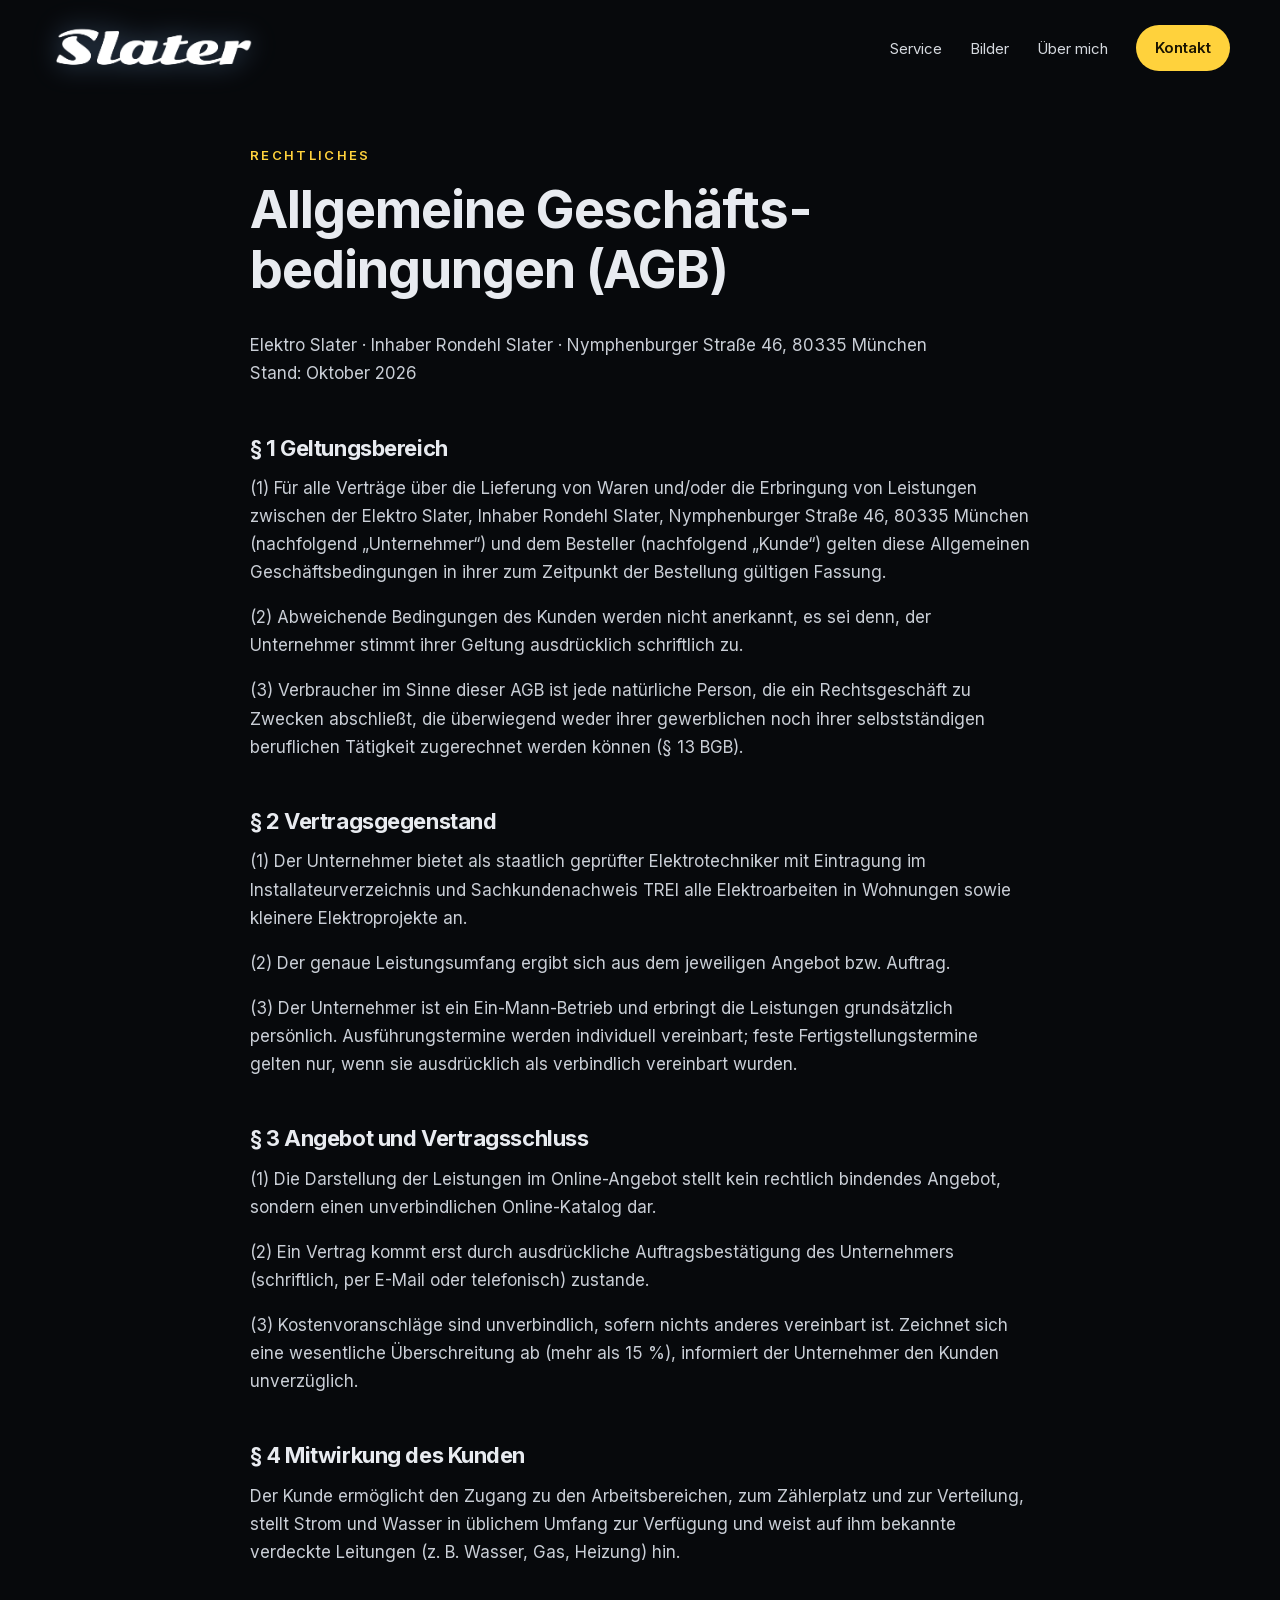
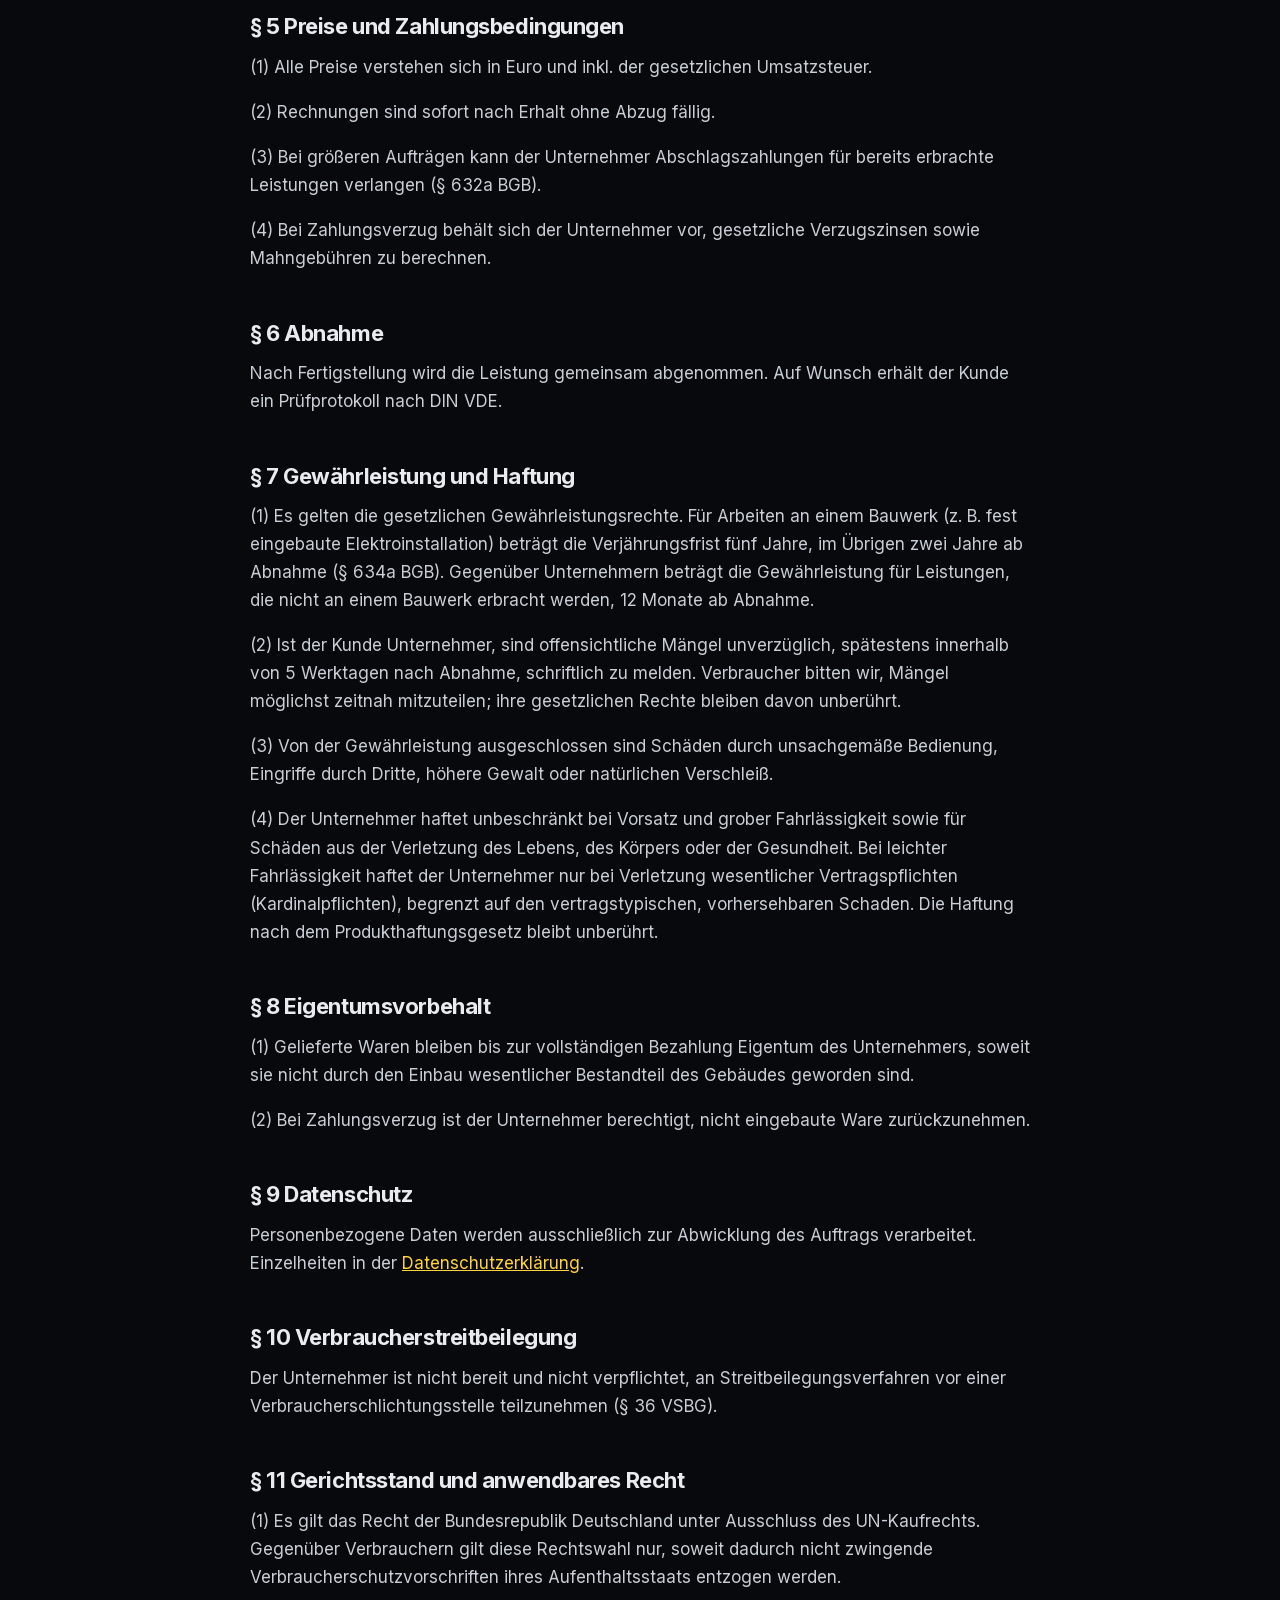
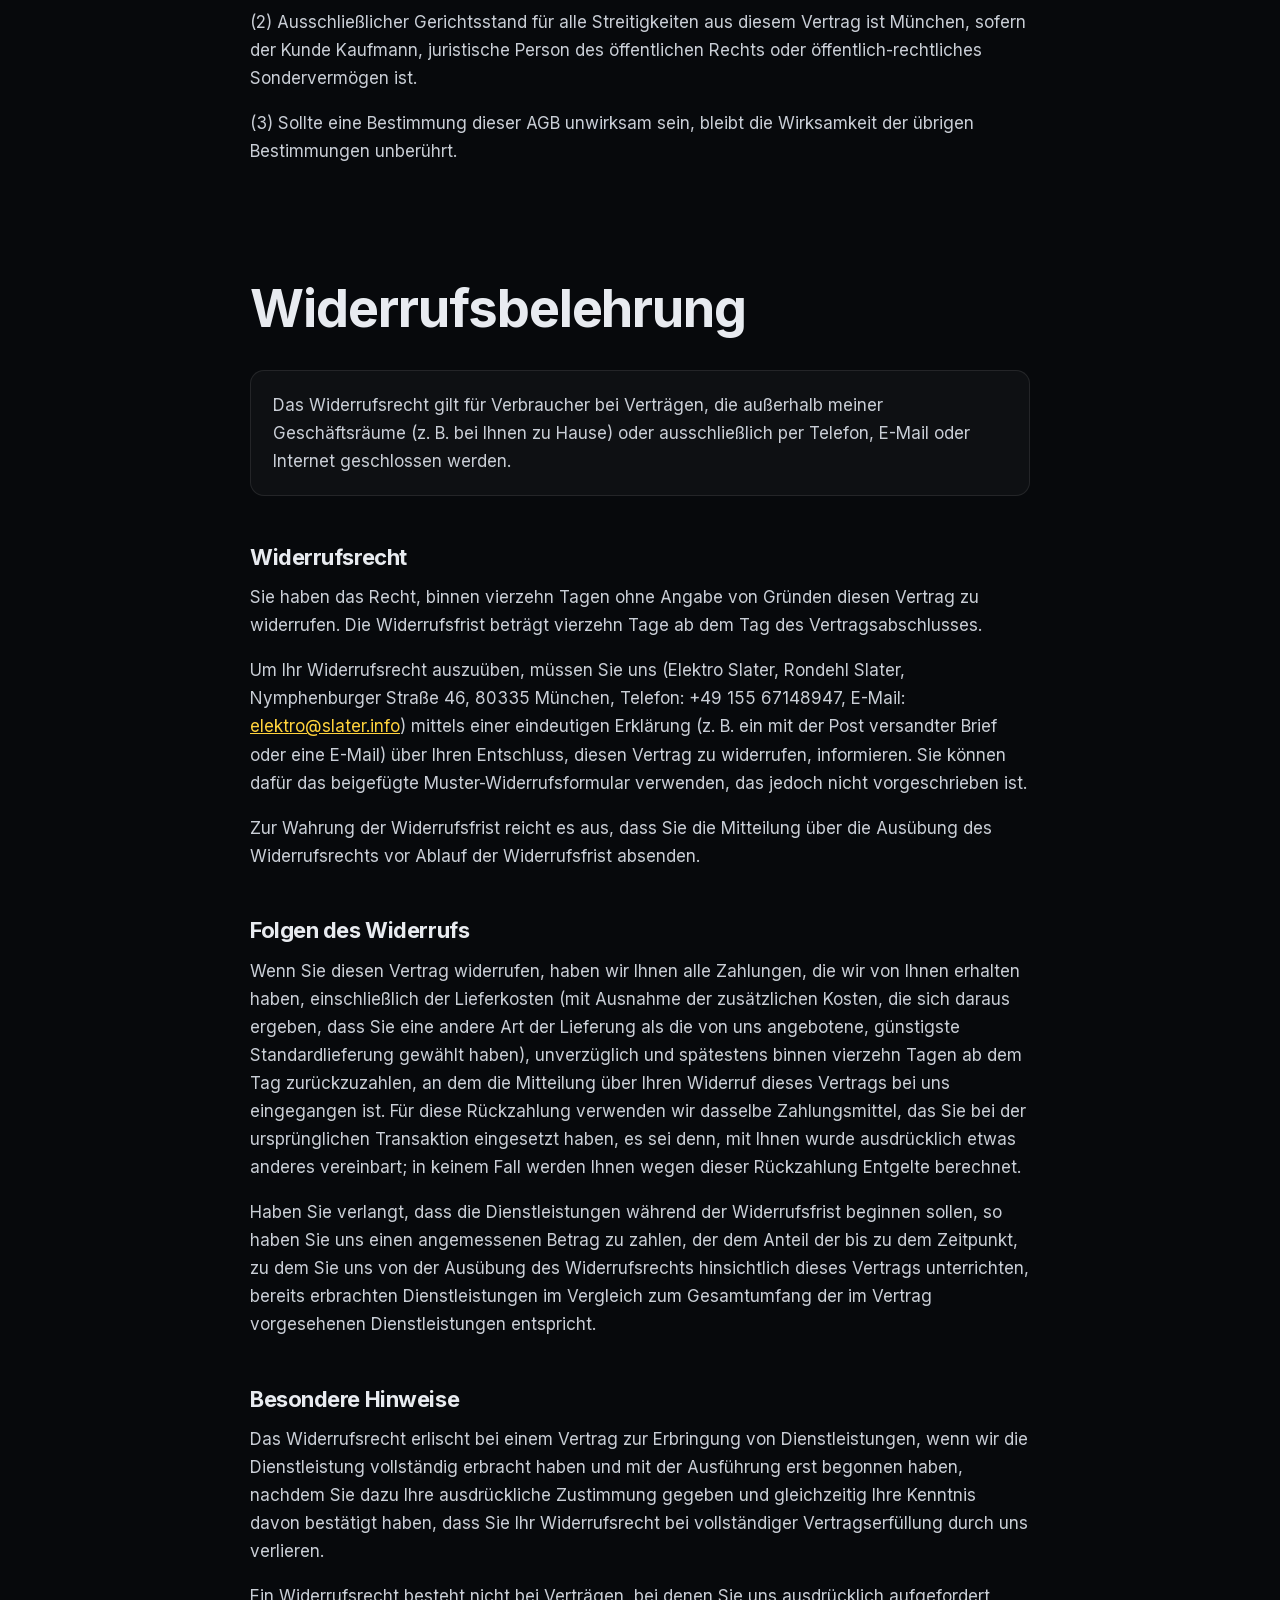
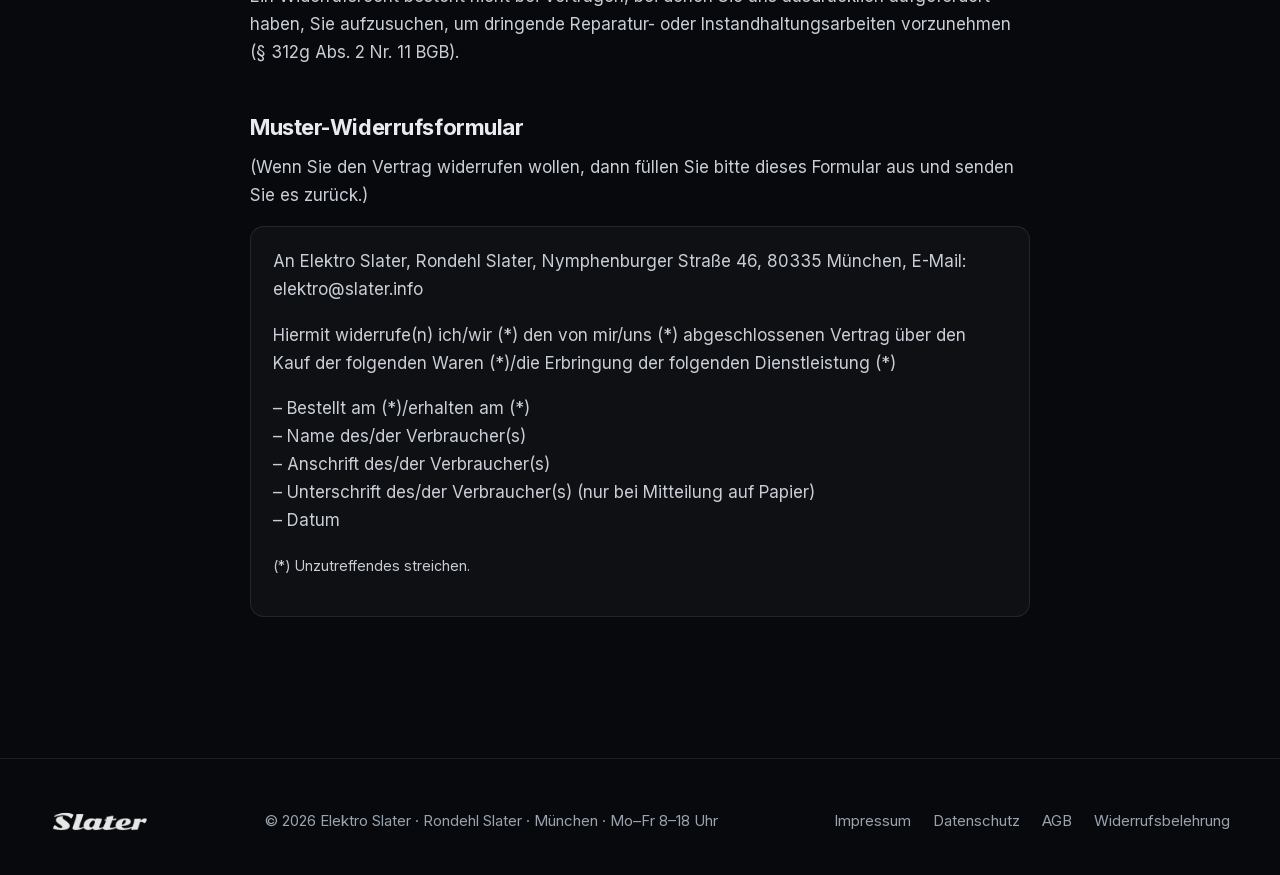
<file: agb.html>
<!doctype html>
<html lang="de">
<head>
  <meta charset="utf-8">
  <meta name="viewport" content="width=device-width, initial-scale=1">
  <title>AGB &amp; Widerrufsbelehrung – Elektro Slater</title>
  <meta name="robots" content="noindex, follow">
  <meta name="theme-color" content="#07090c">
  <link rel="icon" href="data:image/svg+xml,%3Csvg xmlns='http://www.w3.org/2000/svg' viewBox='0 0 64 64'%3E%3Crect width='64' height='64' rx='12' fill='%2307090c'/%3E%3Cpath d='M36 6 14 36h14l-4 22 24-32H34z' fill='%23ffd23c'/%3E%3C/svg%3E">
  <link rel="stylesheet" href="css/style.css?v=9">
</head>
<body>
<header class="site-header is-scrolled">
  <div class="wrap">
    <a class="brand" href="index.html" aria-label="Elektro Slater – Startseite"><img src="img/logo-slater.png" alt="Slater" width="208" height="54"></a>
    <button class="nav-toggle" aria-expanded="false" aria-controls="nav" aria-label="Menü öffnen"><span></span><span></span><span></span></button>
    <nav class="nav" id="nav" aria-label="Hauptnavigation">
      <ul>
        <li><a href="index.html#leistungen">Service</a></li>
        <li><a href="index.html#bilder">Bilder</a></li>
        <li><a href="index.html#ueber-mich">Über mich</a></li>
        <li><a class="btn btn--volt" href="index.html#kontakt">Kontakt</a></li>
      </ul>
    </nav>
  </div>
</header>

<main id="main" class="section legal">
  <div class="wrap narrow">
    <span class="kicker">Rechtliches</span>
    <h1>Allgemeine Geschäfts&shy;bedingungen (AGB)</h1>
    <p>Elektro Slater · Inhaber Rondehl Slater · Nymphenburger Straße 46, 80335 München<br>Stand: Oktober 2026</p>

    <h2>§ 1 Geltungsbereich</h2>
    <p>(1) Für alle Verträge über die Lieferung von Waren und/oder die Erbringung von Leistungen zwischen der Elektro Slater, Inhaber Rondehl Slater, Nymphenburger Straße 46, 80335 München (nachfolgend „Unternehmer“) und dem Besteller (nachfolgend „Kunde“) gelten diese Allgemeinen Geschäftsbedingungen in ihrer zum Zeitpunkt der Bestellung gültigen Fassung.</p>
    <p>(2) Abweichende Bedingungen des Kunden werden nicht anerkannt, es sei denn, der Unternehmer stimmt ihrer Geltung ausdrücklich schriftlich zu.</p>
    <p>(3) Verbraucher im Sinne dieser AGB ist jede natürliche Person, die ein Rechtsgeschäft zu Zwecken abschließt, die überwiegend weder ihrer gewerblichen noch ihrer selbstständigen beruflichen Tätigkeit zugerechnet werden können (§ 13 BGB).</p>

    <h2>§ 2 Vertragsgegenstand</h2>
    <p>(1) Der Unternehmer bietet als staatlich geprüfter Elektrotechniker mit Eintragung im Installateurverzeichnis und Sachkundenachweis TREI alle Elektroarbeiten in Wohnungen sowie kleinere Elektroprojekte an.</p>
    <p>(2) Der genaue Leistungsumfang ergibt sich aus dem jeweiligen Angebot bzw. Auftrag.</p>
    <p>(3) Der Unternehmer ist ein Ein-Mann-Betrieb und erbringt die Leistungen grundsätzlich persönlich. Ausführungstermine werden individuell vereinbart; feste Fertigstellungstermine gelten nur, wenn sie ausdrücklich als verbindlich vereinbart wurden.</p>

    <h2>§ 3 Angebot und Vertragsschluss</h2>
    <p>(1) Die Darstellung der Leistungen im Online-Angebot stellt kein rechtlich bindendes Angebot, sondern einen unverbindlichen Online-Katalog dar.</p>
    <p>(2) Ein Vertrag kommt erst durch ausdrückliche Auftragsbestätigung des Unternehmers (schriftlich, per E-Mail oder telefonisch) zustande.</p>
    <p>(3) Kostenvoranschläge sind unverbindlich, sofern nichts anderes vereinbart ist. Zeichnet sich eine wesentliche Überschreitung ab (mehr als 15 %), informiert der Unternehmer den Kunden unverzüglich.</p>

    <h2>§ 4 Mitwirkung des Kunden</h2>
    <p>Der Kunde ermöglicht den Zugang zu den Arbeitsbereichen, zum Zählerplatz und zur Verteilung, stellt Strom und Wasser in üblichem Umfang zur Verfügung und weist auf ihm bekannte verdeckte Leitungen (z. B. Wasser, Gas, Heizung) hin.</p>

    <h2>§ 5 Preise und Zahlungsbedingungen</h2>
    <p>(1) Alle Preise verstehen sich in Euro und inkl. der gesetzlichen Umsatzsteuer. <!-- Falls Kleinunternehmer nach § 19 UStG: Satz ersetzen durch „Gemäß § 19 UStG wird keine Umsatzsteuer berechnet.“ --></p>
    <p>(2) Rechnungen sind sofort nach Erhalt ohne Abzug fällig.</p>
    <p>(3) Bei größeren Aufträgen kann der Unternehmer Abschlagszahlungen für bereits erbrachte Leistungen verlangen (§ 632a BGB).</p>
    <p>(4) Bei Zahlungsverzug behält sich der Unternehmer vor, gesetzliche Verzugszinsen sowie Mahngebühren zu berechnen.</p>

    <h2>§ 6 Abnahme</h2>
    <p>Nach Fertigstellung wird die Leistung gemeinsam abgenommen. Auf Wunsch erhält der Kunde ein Prüfprotokoll nach DIN VDE.</p>

    <h2>§ 7 Gewährleistung und Haftung</h2>
    <p>(1) Es gelten die gesetzlichen Gewährleistungsrechte. Für Arbeiten an einem Bauwerk (z. B. fest eingebaute Elektroinstallation) beträgt die Verjährungsfrist fünf Jahre, im Übrigen zwei Jahre ab Abnahme (§ 634a BGB). Gegenüber Unternehmern beträgt die Gewährleistung für Leistungen, die nicht an einem Bauwerk erbracht werden, 12 Monate ab Abnahme.</p>
    <p>(2) Ist der Kunde Unternehmer, sind offensichtliche Mängel unverzüglich, spätestens innerhalb von 5 Werktagen nach Abnahme, schriftlich zu melden. Verbraucher bitten wir, Mängel möglichst zeitnah mitzuteilen; ihre gesetzlichen Rechte bleiben davon unberührt.</p>
    <p>(3) Von der Gewährleistung ausgeschlossen sind Schäden durch unsachgemäße Bedienung, Eingriffe durch Dritte, höhere Gewalt oder natürlichen Verschleiß.</p>
    <p>(4) Der Unternehmer haftet unbeschränkt bei Vorsatz und grober Fahrlässigkeit sowie für Schäden aus der Verletzung des Lebens, des Körpers oder der Gesundheit. Bei leichter Fahrlässigkeit haftet der Unternehmer nur bei Verletzung wesentlicher Vertragspflichten (Kardinalpflichten), begrenzt auf den vertragstypischen, vorhersehbaren Schaden. Die Haftung nach dem Produkthaftungsgesetz bleibt unberührt.</p>

    <h2>§ 8 Eigentumsvorbehalt</h2>
    <p>(1) Gelieferte Waren bleiben bis zur vollständigen Bezahlung Eigentum des Unternehmers, soweit sie nicht durch den Einbau wesentlicher Bestandteil des Gebäudes geworden sind.</p>
    <p>(2) Bei Zahlungsverzug ist der Unternehmer berechtigt, nicht eingebaute Ware zurückzunehmen.</p>

    <h2>§ 9 Datenschutz</h2>
    <p>Personenbezogene Daten werden ausschließlich zur Abwicklung des Auftrags verarbeitet. Einzelheiten in der <a href="datenschutz.html">Datenschutzerklärung</a>.</p>

    <h2>§ 10 Verbraucherstreitbeilegung</h2>
    <p>Der Unternehmer ist nicht bereit und nicht verpflichtet, an Streitbeilegungsverfahren vor einer Verbraucherschlichtungsstelle teilzunehmen (§ 36 VSBG).</p>

    <h2>§ 11 Gerichtsstand und anwendbares Recht</h2>
    <p>(1) Es gilt das Recht der Bundesrepublik Deutschland unter Ausschluss des UN-Kaufrechts. Gegenüber Verbrauchern gilt diese Rechtswahl nur, soweit dadurch nicht zwingende Verbraucherschutzvorschriften ihres Aufenthaltsstaats entzogen werden.</p>
    <p>(2) Ausschließlicher Gerichtsstand für alle Streitigkeiten aus diesem Vertrag ist München, sofern der Kunde Kaufmann, juristische Person des öffentlichen Rechts oder öffentlich-rechtliches Sondervermögen ist.</p>
    <p>(3) Sollte eine Bestimmung dieser AGB unwirksam sein, bleibt die Wirksamkeit der übrigen Bestimmungen unberührt.</p>

    <h1 id="widerruf" style="margin-top:2.2em">Widerrufs&shy;belehrung</h1>
    <p class="box">Das Widerrufsrecht gilt für Verbraucher bei Verträgen, die außerhalb meiner Geschäftsräume (z. B. bei Ihnen zu Hause) oder ausschließlich per Telefon, E-Mail oder Internet geschlossen werden.</p>

    <h2>Widerrufsrecht</h2>
    <p>Sie haben das Recht, binnen vierzehn Tagen ohne Angabe von Gründen diesen Vertrag zu widerrufen. Die Widerrufsfrist beträgt vierzehn Tage ab dem Tag des Vertragsabschlusses.</p>
    <p>Um Ihr Widerrufsrecht auszuüben, müssen Sie uns (Elektro Slater, Rondehl Slater, Nymphenburger Straße 46, 80335 München, Telefon: +49 155 67148947, E-Mail: <a href="mailto:elektro@slater.info">elektro@slater.info</a>) mittels einer eindeutigen Erklärung (z. B. ein mit der Post versandter Brief oder eine E-Mail) über Ihren Entschluss, diesen Vertrag zu widerrufen, informieren. Sie können dafür das beigefügte Muster-Widerrufsformular verwenden, das jedoch nicht vorgeschrieben ist.</p>
    <p>Zur Wahrung der Widerrufsfrist reicht es aus, dass Sie die Mitteilung über die Ausübung des Widerrufsrechts vor Ablauf der Widerrufsfrist absenden.</p>

    <h2>Folgen des Widerrufs</h2>
    <p>Wenn Sie diesen Vertrag widerrufen, haben wir Ihnen alle Zahlungen, die wir von Ihnen erhalten haben, einschließlich der Lieferkosten (mit Ausnahme der zusätzlichen Kosten, die sich daraus ergeben, dass Sie eine andere Art der Lieferung als die von uns angebotene, günstigste Standardlieferung gewählt haben), unverzüglich und spätestens binnen vierzehn Tagen ab dem Tag zurückzuzahlen, an dem die Mitteilung über Ihren Widerruf dieses Vertrags bei uns eingegangen ist. Für diese Rückzahlung verwenden wir dasselbe Zahlungsmittel, das Sie bei der ursprünglichen Transaktion eingesetzt haben, es sei denn, mit Ihnen wurde ausdrücklich etwas anderes vereinbart; in keinem Fall werden Ihnen wegen dieser Rückzahlung Entgelte berechnet.</p>
    <p>Haben Sie verlangt, dass die Dienstleistungen während der Widerrufsfrist beginnen sollen, so haben Sie uns einen angemessenen Betrag zu zahlen, der dem Anteil der bis zu dem Zeitpunkt, zu dem Sie uns von der Ausübung des Widerrufsrechts hinsichtlich dieses Vertrags unterrichten, bereits erbrachten Dienstleistungen im Vergleich zum Gesamtumfang der im Vertrag vorgesehenen Dienstleistungen entspricht.</p>

    <h2>Besondere Hinweise</h2>
    <p>Das Widerrufsrecht erlischt bei einem Vertrag zur Erbringung von Dienstleistungen, wenn wir die Dienstleistung vollständig erbracht haben und mit der Ausführung erst begonnen haben, nachdem Sie dazu Ihre ausdrückliche Zustimmung gegeben und gleichzeitig Ihre Kenntnis davon bestätigt haben, dass Sie Ihr Widerrufsrecht bei vollständiger Vertragserfüllung durch uns verlieren.</p>
    <p>Ein Widerrufsrecht besteht nicht bei Verträgen, bei denen Sie uns ausdrücklich aufgefordert haben, Sie aufzusuchen, um dringende Reparatur- oder Instandhaltungsarbeiten vorzunehmen (§ 312g Abs. 2 Nr. 11 BGB).</p>

    <h2>Muster-Widerrufsformular</h2>
    <p>(Wenn Sie den Vertrag widerrufen wollen, dann füllen Sie bitte dieses Formular aus und senden Sie es zurück.)</p>
    <div class="box">
      <p>An Elektro Slater, Rondehl Slater, Nymphenburger Straße 46, 80335 München, E-Mail: elektro@slater.info</p>
      <p>Hiermit widerrufe(n) ich/wir (*) den von mir/uns (*) abgeschlossenen Vertrag über den Kauf der folgenden Waren (*)/die Erbringung der folgenden Dienstleistung (*)</p>
      <p>– Bestellt am (*)/erhalten am (*)<br>– Name des/der Verbraucher(s)<br>– Anschrift des/der Verbraucher(s)<br>– Unterschrift des/der Verbraucher(s) (nur bei Mitteilung auf Papier)<br>– Datum</p>
      <p><small>(*) Unzutreffendes streichen.</small></p>
    </div>
  </div>
</main>

<footer class="site-footer">
  <div class="wrap">
    <a href="index.html" aria-label="Startseite"><img src="img/logo-slater.png" alt="Slater" width="100" height="26"></a>
    <span>© <span data-year>2026</span> Elektro Slater · Rondehl Slater · München · Mo–Fr 8–18 Uhr</span>
    <ul>
      <li><a href="impressum.html">Impressum</a></li>
      <li><a href="datenschutz.html">Datenschutz</a></li>
      <li><a href="agb.html">AGB</a></li>
      <li><a href="agb.html#widerruf">Widerrufsbelehrung</a></li>
    </ul>
  </div>
</footer>
<script src="js/main.js?v=4" defer></script>
</body>
</html>
</file>
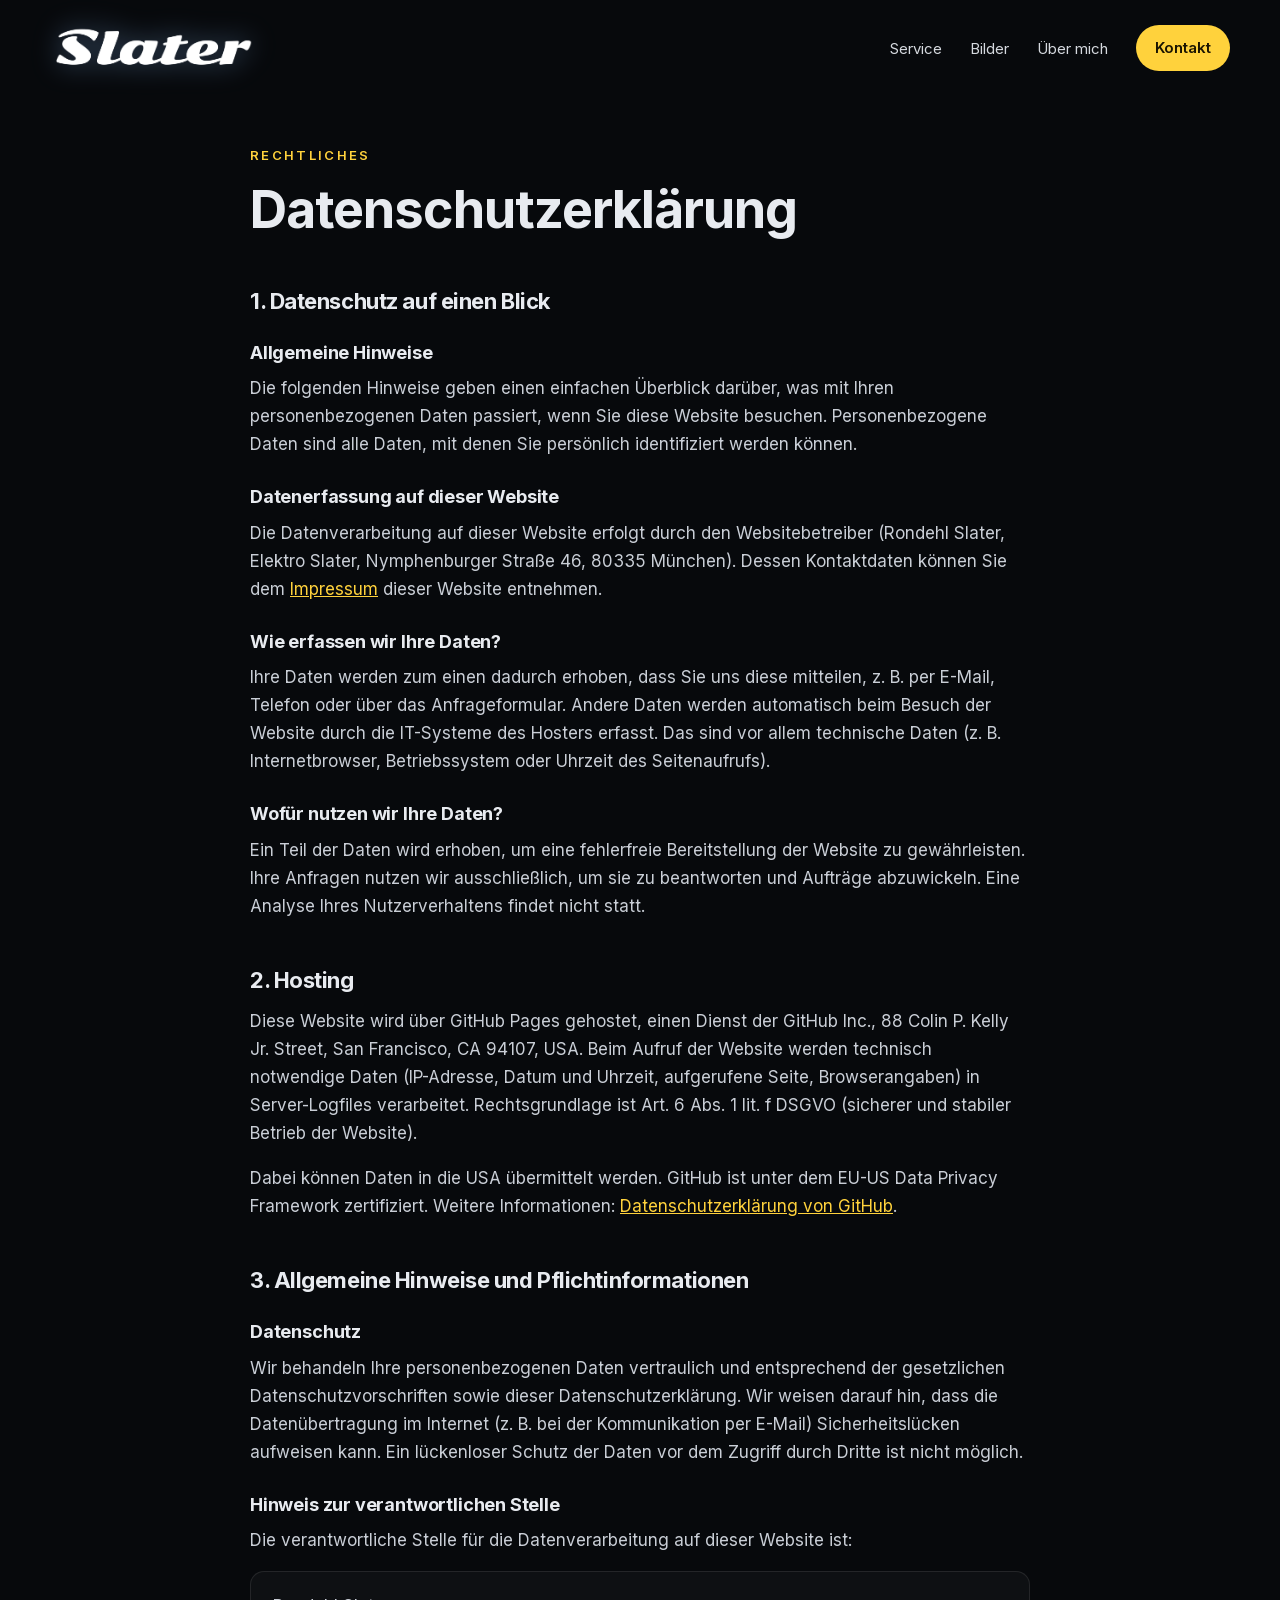
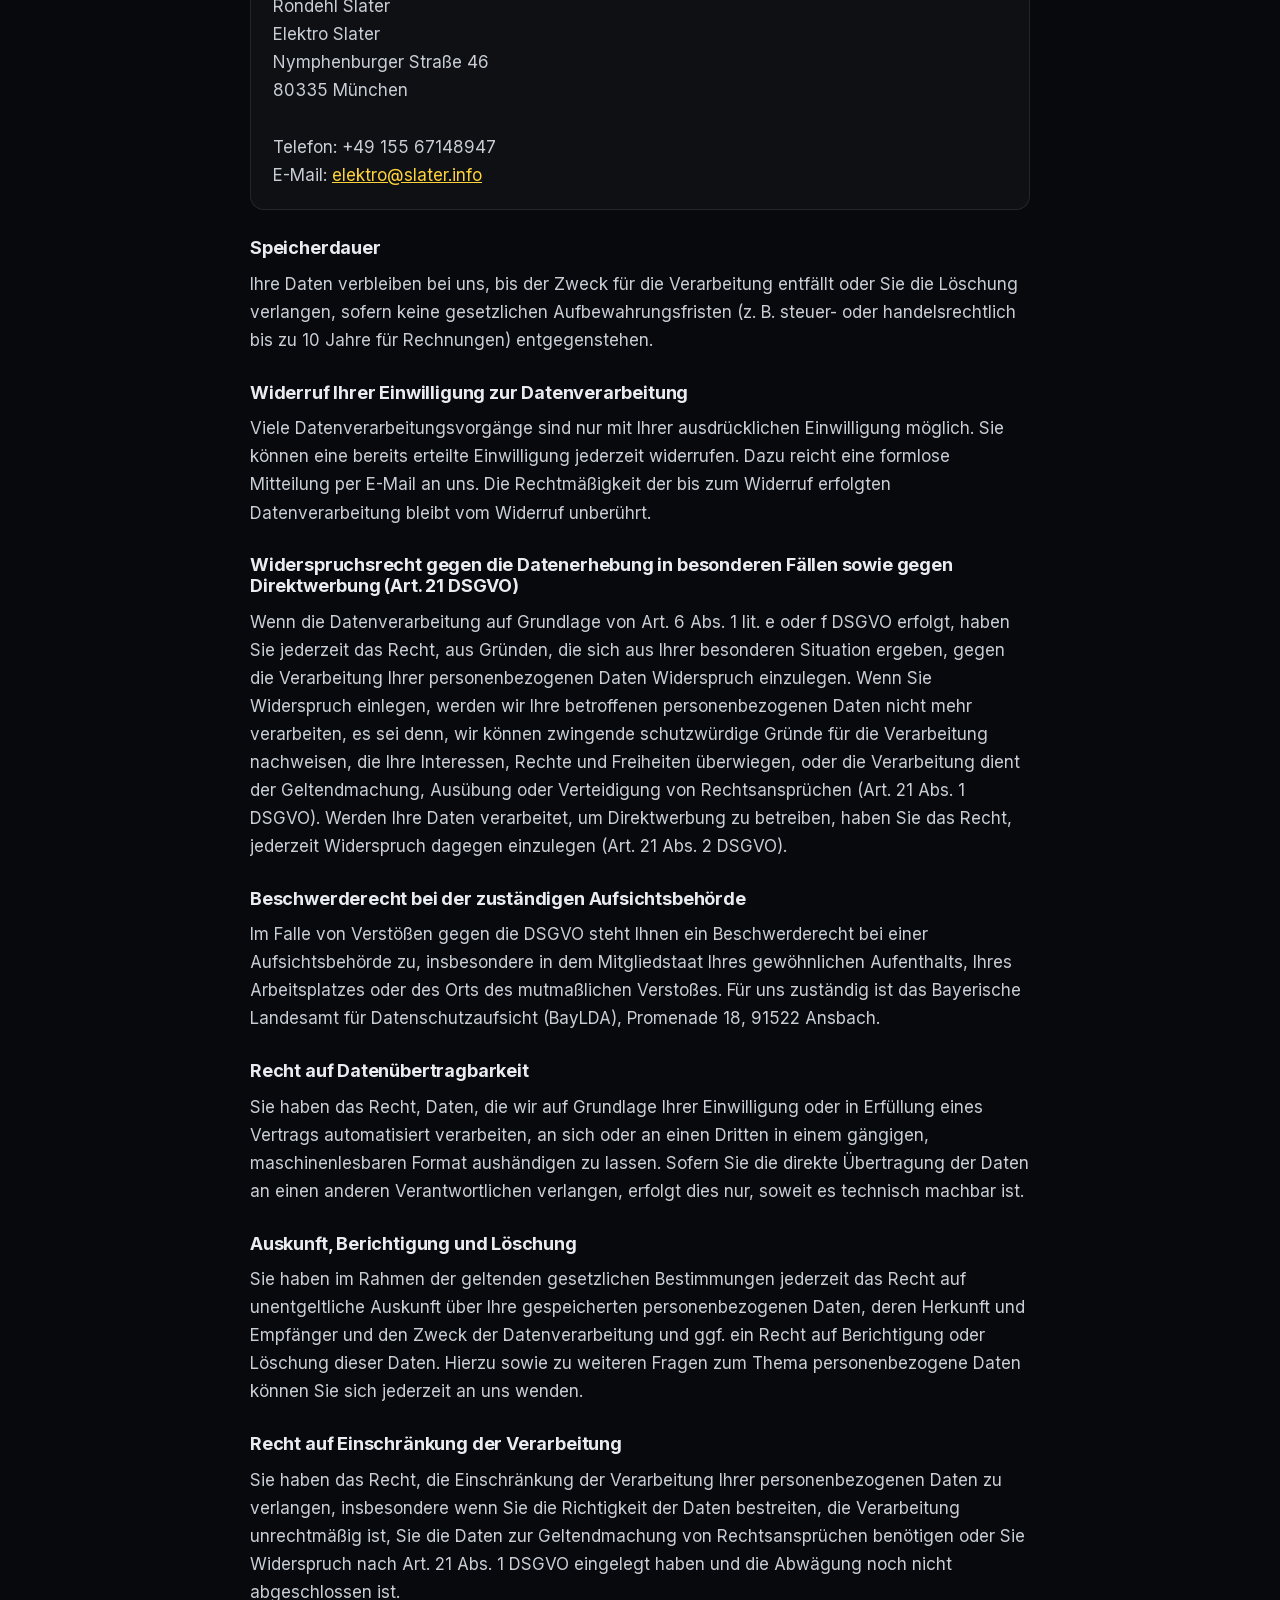
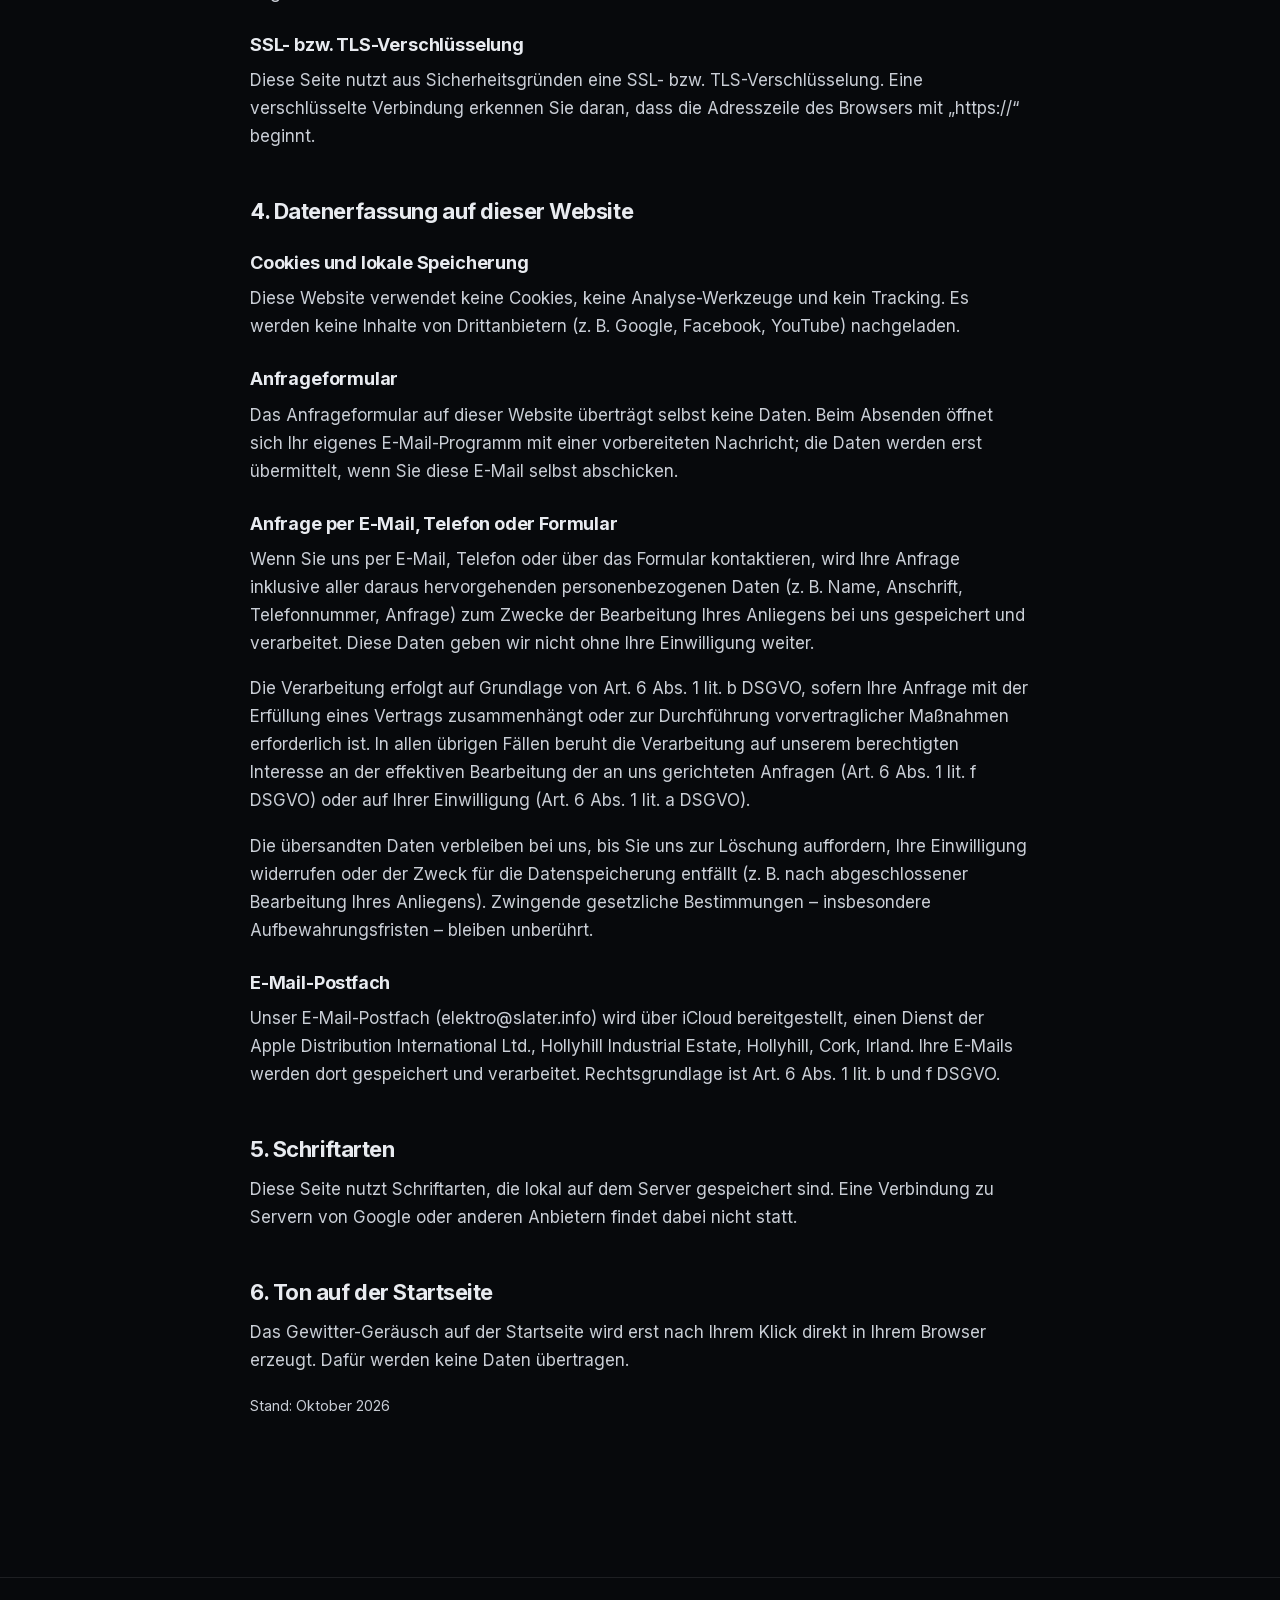
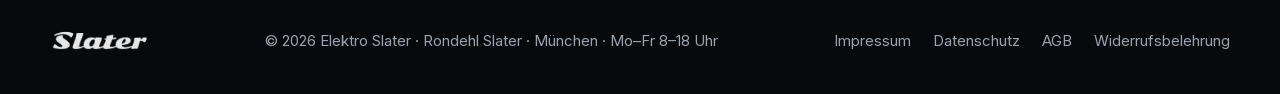
<file: datenschutz.html>
<!doctype html>
<html lang="de">
<head>
  <meta charset="utf-8">
  <meta name="viewport" content="width=device-width, initial-scale=1">
  <title>Datenschutz – Elektro Slater</title>
  <meta name="robots" content="noindex, follow">
  <meta name="theme-color" content="#07090c">
  <link rel="icon" href="data:image/svg+xml,%3Csvg xmlns='http://www.w3.org/2000/svg' viewBox='0 0 64 64'%3E%3Crect width='64' height='64' rx='12' fill='%2307090c'/%3E%3Cpath d='M36 6 14 36h14l-4 22 24-32H34z' fill='%23ffd23c'/%3E%3C/svg%3E">
  <link rel="stylesheet" href="css/style.css?v=9">
</head>
<body>
<header class="site-header is-scrolled">
  <div class="wrap">
    <a class="brand" href="index.html" aria-label="Elektro Slater – Startseite"><img src="img/logo-slater.png" alt="Slater" width="208" height="54"></a>
    <button class="nav-toggle" aria-expanded="false" aria-controls="nav" aria-label="Menü öffnen"><span></span><span></span><span></span></button>
    <nav class="nav" id="nav" aria-label="Hauptnavigation">
      <ul>
        <li><a href="index.html#leistungen">Service</a></li>
        <li><a href="index.html#bilder">Bilder</a></li>
        <li><a href="index.html#ueber-mich">Über mich</a></li>
        <li><a class="btn btn--volt" href="index.html#kontakt">Kontakt</a></li>
      </ul>
    </nav>
  </div>
</header>

<main id="main" class="section legal">
  <div class="wrap narrow">
    <span class="kicker">Rechtliches</span>
    <h1>Datenschutz&shy;erklärung</h1>

    <h2>1. Datenschutz auf einen Blick</h2>
    <h3>Allgemeine Hinweise</h3>
    <p>Die folgenden Hinweise geben einen einfachen Überblick darüber, was mit Ihren personenbezogenen Daten passiert, wenn Sie diese Website besuchen. Personenbezogene Daten sind alle Daten, mit denen Sie persönlich identifiziert werden können.</p>
    <h3>Datenerfassung auf dieser Website</h3>
    <p>Die Datenverarbeitung auf dieser Website erfolgt durch den Websitebetreiber (Rondehl Slater, Elektro Slater, Nymphenburger Straße 46, 80335 München). Dessen Kontaktdaten können Sie dem <a href="impressum.html">Impressum</a> dieser Website entnehmen.</p>
    <h3>Wie erfassen wir Ihre Daten?</h3>
    <p>Ihre Daten werden zum einen dadurch erhoben, dass Sie uns diese mitteilen, z. B. per E-Mail, Telefon oder über das Anfrageformular. Andere Daten werden automatisch beim Besuch der Website durch die IT-Systeme des Hosters erfasst. Das sind vor allem technische Daten (z. B. Internetbrowser, Betriebssystem oder Uhrzeit des Seitenaufrufs).</p>
    <h3>Wofür nutzen wir Ihre Daten?</h3>
    <p>Ein Teil der Daten wird erhoben, um eine fehlerfreie Bereitstellung der Website zu gewährleisten. Ihre Anfragen nutzen wir ausschließlich, um sie zu beantworten und Aufträge abzuwickeln. Eine Analyse Ihres Nutzerverhaltens findet nicht statt.</p>

    <h2>2. Hosting</h2>
    <p>Diese Website wird über GitHub Pages gehostet, einen Dienst der GitHub Inc., 88 Colin P. Kelly Jr. Street, San Francisco, CA 94107, USA. Beim Aufruf der Website werden technisch notwendige Daten (IP-Adresse, Datum und Uhrzeit, aufgerufene Seite, Browserangaben) in Server-Logfiles verarbeitet. Rechtsgrundlage ist Art. 6 Abs. 1 lit. f DSGVO (sicherer und stabiler Betrieb der Website).</p>
    <p>Dabei können Daten in die USA übermittelt werden. GitHub ist unter dem EU-US Data Privacy Framework zertifiziert. Weitere Informationen: <a href="https://docs.github.com/de/site-policy/privacy-policies/github-general-privacy-statement" target="_blank" rel="noopener">Datenschutzerklärung von GitHub</a>.</p>

    <h2>3. Allgemeine Hinweise und Pflichtinformationen</h2>
    <h3>Datenschutz</h3>
    <p>Wir behandeln Ihre personenbezogenen Daten vertraulich und entsprechend der gesetzlichen Datenschutzvorschriften sowie dieser Datenschutzerklärung. Wir weisen darauf hin, dass die Datenübertragung im Internet (z. B. bei der Kommunikation per E-Mail) Sicherheitslücken aufweisen kann. Ein lückenloser Schutz der Daten vor dem Zugriff durch Dritte ist nicht möglich.</p>
    <h3>Hinweis zur verantwortlichen Stelle</h3>
    <p>Die verantwortliche Stelle für die Datenverarbeitung auf dieser Website ist:</p>
    <p class="box">Rondehl Slater<br>Elektro Slater<br>Nymphenburger Straße 46<br>80335 München<br><br>Telefon: +49 155 67148947<br>E-Mail: <a href="mailto:elektro@slater.info">elektro@slater.info</a></p>
    <h3>Speicherdauer</h3>
    <p>Ihre Daten verbleiben bei uns, bis der Zweck für die Verarbeitung entfällt oder Sie die Löschung verlangen, sofern keine gesetzlichen Aufbewahrungsfristen (z. B. steuer- oder handelsrechtlich bis zu 10 Jahre für Rechnungen) entgegenstehen.</p>
    <h3>Widerruf Ihrer Einwilligung zur Datenverarbeitung</h3>
    <p>Viele Datenverarbeitungsvorgänge sind nur mit Ihrer ausdrücklichen Einwilligung möglich. Sie können eine bereits erteilte Einwilligung jederzeit widerrufen. Dazu reicht eine formlose Mitteilung per E-Mail an uns. Die Rechtmäßigkeit der bis zum Widerruf erfolgten Datenverarbeitung bleibt vom Widerruf unberührt.</p>
    <h3>Widerspruchsrecht gegen die Datenerhebung in besonderen Fällen sowie gegen Direktwerbung (Art. 21 DSGVO)</h3>
    <p>Wenn die Datenverarbeitung auf Grundlage von Art. 6 Abs. 1 lit. e oder f DSGVO erfolgt, haben Sie jederzeit das Recht, aus Gründen, die sich aus Ihrer besonderen Situation ergeben, gegen die Verarbeitung Ihrer personenbezogenen Daten Widerspruch einzulegen. Wenn Sie Widerspruch einlegen, werden wir Ihre betroffenen personenbezogenen Daten nicht mehr verarbeiten, es sei denn, wir können zwingende schutzwürdige Gründe für die Verarbeitung nachweisen, die Ihre Interessen, Rechte und Freiheiten überwiegen, oder die Verarbeitung dient der Geltendmachung, Ausübung oder Verteidigung von Rechtsansprüchen (Art. 21 Abs. 1 DSGVO). Werden Ihre Daten verarbeitet, um Direktwerbung zu betreiben, haben Sie das Recht, jederzeit Widerspruch dagegen einzulegen (Art. 21 Abs. 2 DSGVO).</p>
    <h3>Beschwerderecht bei der zuständigen Aufsichtsbehörde</h3>
    <p>Im Falle von Verstößen gegen die DSGVO steht Ihnen ein Beschwerderecht bei einer Aufsichtsbehörde zu, insbesondere in dem Mitgliedstaat Ihres gewöhnlichen Aufenthalts, Ihres Arbeitsplatzes oder des Orts des mutmaßlichen Verstoßes. Für uns zuständig ist das Bayerische Landesamt für Datenschutzaufsicht (BayLDA), Promenade 18, 91522 Ansbach.</p>
    <h3>Recht auf Datenübertragbarkeit</h3>
    <p>Sie haben das Recht, Daten, die wir auf Grundlage Ihrer Einwilligung oder in Erfüllung eines Vertrags automatisiert verarbeiten, an sich oder an einen Dritten in einem gängigen, maschinenlesbaren Format aushändigen zu lassen. Sofern Sie die direkte Übertragung der Daten an einen anderen Verantwortlichen verlangen, erfolgt dies nur, soweit es technisch machbar ist.</p>
    <h3>Auskunft, Berichtigung und Löschung</h3>
    <p>Sie haben im Rahmen der geltenden gesetzlichen Bestimmungen jederzeit das Recht auf unentgeltliche Auskunft über Ihre gespeicherten personenbezogenen Daten, deren Herkunft und Empfänger und den Zweck der Datenverarbeitung und ggf. ein Recht auf Berichtigung oder Löschung dieser Daten. Hierzu sowie zu weiteren Fragen zum Thema personenbezogene Daten können Sie sich jederzeit an uns wenden.</p>
    <h3>Recht auf Einschränkung der Verarbeitung</h3>
    <p>Sie haben das Recht, die Einschränkung der Verarbeitung Ihrer personenbezogenen Daten zu verlangen, insbesondere wenn Sie die Richtigkeit der Daten bestreiten, die Verarbeitung unrechtmäßig ist, Sie die Daten zur Geltendmachung von Rechtsansprüchen benötigen oder Sie Widerspruch nach Art. 21 Abs. 1 DSGVO eingelegt haben und die Abwägung noch nicht abgeschlossen ist.</p>
    <h3>SSL- bzw. TLS-Verschlüsselung</h3>
    <p>Diese Seite nutzt aus Sicherheitsgründen eine SSL- bzw. TLS-Verschlüsselung. Eine verschlüsselte Verbindung erkennen Sie daran, dass die Adresszeile des Browsers mit „https://“ beginnt.</p>

    <h2>4. Datenerfassung auf dieser Website</h2>
    <h3>Cookies und lokale Speicherung</h3>
    <p>Diese Website verwendet keine Cookies, keine Analyse-Werkzeuge und kein Tracking. Es werden keine Inhalte von Drittanbietern (z. B. Google, Facebook, YouTube) nachgeladen.</p>
    <h3>Anfrageformular</h3>
    <p>Das Anfrageformular auf dieser Website überträgt selbst keine Daten. Beim Absenden öffnet sich Ihr eigenes E-Mail-Programm mit einer vorbereiteten Nachricht; die Daten werden erst übermittelt, wenn Sie diese E-Mail selbst abschicken.</p>
    <h3>Anfrage per E-Mail, Telefon oder Formular</h3>
    <p>Wenn Sie uns per E-Mail, Telefon oder über das Formular kontaktieren, wird Ihre Anfrage inklusive aller daraus hervorgehenden personenbezogenen Daten (z. B. Name, Anschrift, Telefonnummer, Anfrage) zum Zwecke der Bearbeitung Ihres Anliegens bei uns gespeichert und verarbeitet. Diese Daten geben wir nicht ohne Ihre Einwilligung weiter.</p>
    <p>Die Verarbeitung erfolgt auf Grundlage von Art. 6 Abs. 1 lit. b DSGVO, sofern Ihre Anfrage mit der Erfüllung eines Vertrags zusammenhängt oder zur Durchführung vorvertraglicher Maßnahmen erforderlich ist. In allen übrigen Fällen beruht die Verarbeitung auf unserem berechtigten Interesse an der effektiven Bearbeitung der an uns gerichteten Anfragen (Art. 6 Abs. 1 lit. f DSGVO) oder auf Ihrer Einwilligung (Art. 6 Abs. 1 lit. a DSGVO).</p>
    <p>Die übersandten Daten verbleiben bei uns, bis Sie uns zur Löschung auffordern, Ihre Einwilligung widerrufen oder der Zweck für die Datenspeicherung entfällt (z. B. nach abgeschlossener Bearbeitung Ihres Anliegens). Zwingende gesetzliche Bestimmungen – insbesondere Aufbewahrungsfristen – bleiben unberührt.</p>
    <h3>E-Mail-Postfach</h3>
    <p>Unser E-Mail-Postfach (elektro@slater.info) wird über iCloud bereitgestellt, einen Dienst der Apple Distribution International Ltd., Hollyhill Industrial Estate, Hollyhill, Cork, Irland. Ihre E-Mails werden dort gespeichert und verarbeitet. Rechtsgrundlage ist Art. 6 Abs. 1 lit. b und f DSGVO.</p>

    <h2>5. Schriftarten</h2>
    <p>Diese Seite nutzt Schriftarten, die lokal auf dem Server gespeichert sind. Eine Verbindung zu Servern von Google oder anderen Anbietern findet dabei nicht statt.</p>

    <h2>6. Ton auf der Startseite</h2>
    <p>Das Gewitter-Geräusch auf der Startseite wird erst nach Ihrem Klick direkt in Ihrem Browser erzeugt. Dafür werden keine Daten übertragen.</p>

    <p><small>Stand: Oktober 2026</small></p>
  </div>
</main>

<footer class="site-footer">
  <div class="wrap">
    <a href="index.html" aria-label="Startseite"><img src="img/logo-slater.png" alt="Slater" width="100" height="26"></a>
    <span>© <span data-year>2026</span> Elektro Slater · Rondehl Slater · München · Mo–Fr 8–18 Uhr</span>
    <ul>
      <li><a href="impressum.html">Impressum</a></li>
      <li><a href="datenschutz.html">Datenschutz</a></li>
      <li><a href="agb.html">AGB</a></li>
      <li><a href="agb.html#widerruf">Widerrufsbelehrung</a></li>
    </ul>
  </div>
</footer>
<script src="js/main.js?v=4" defer></script>
</body>
</html>
</file>
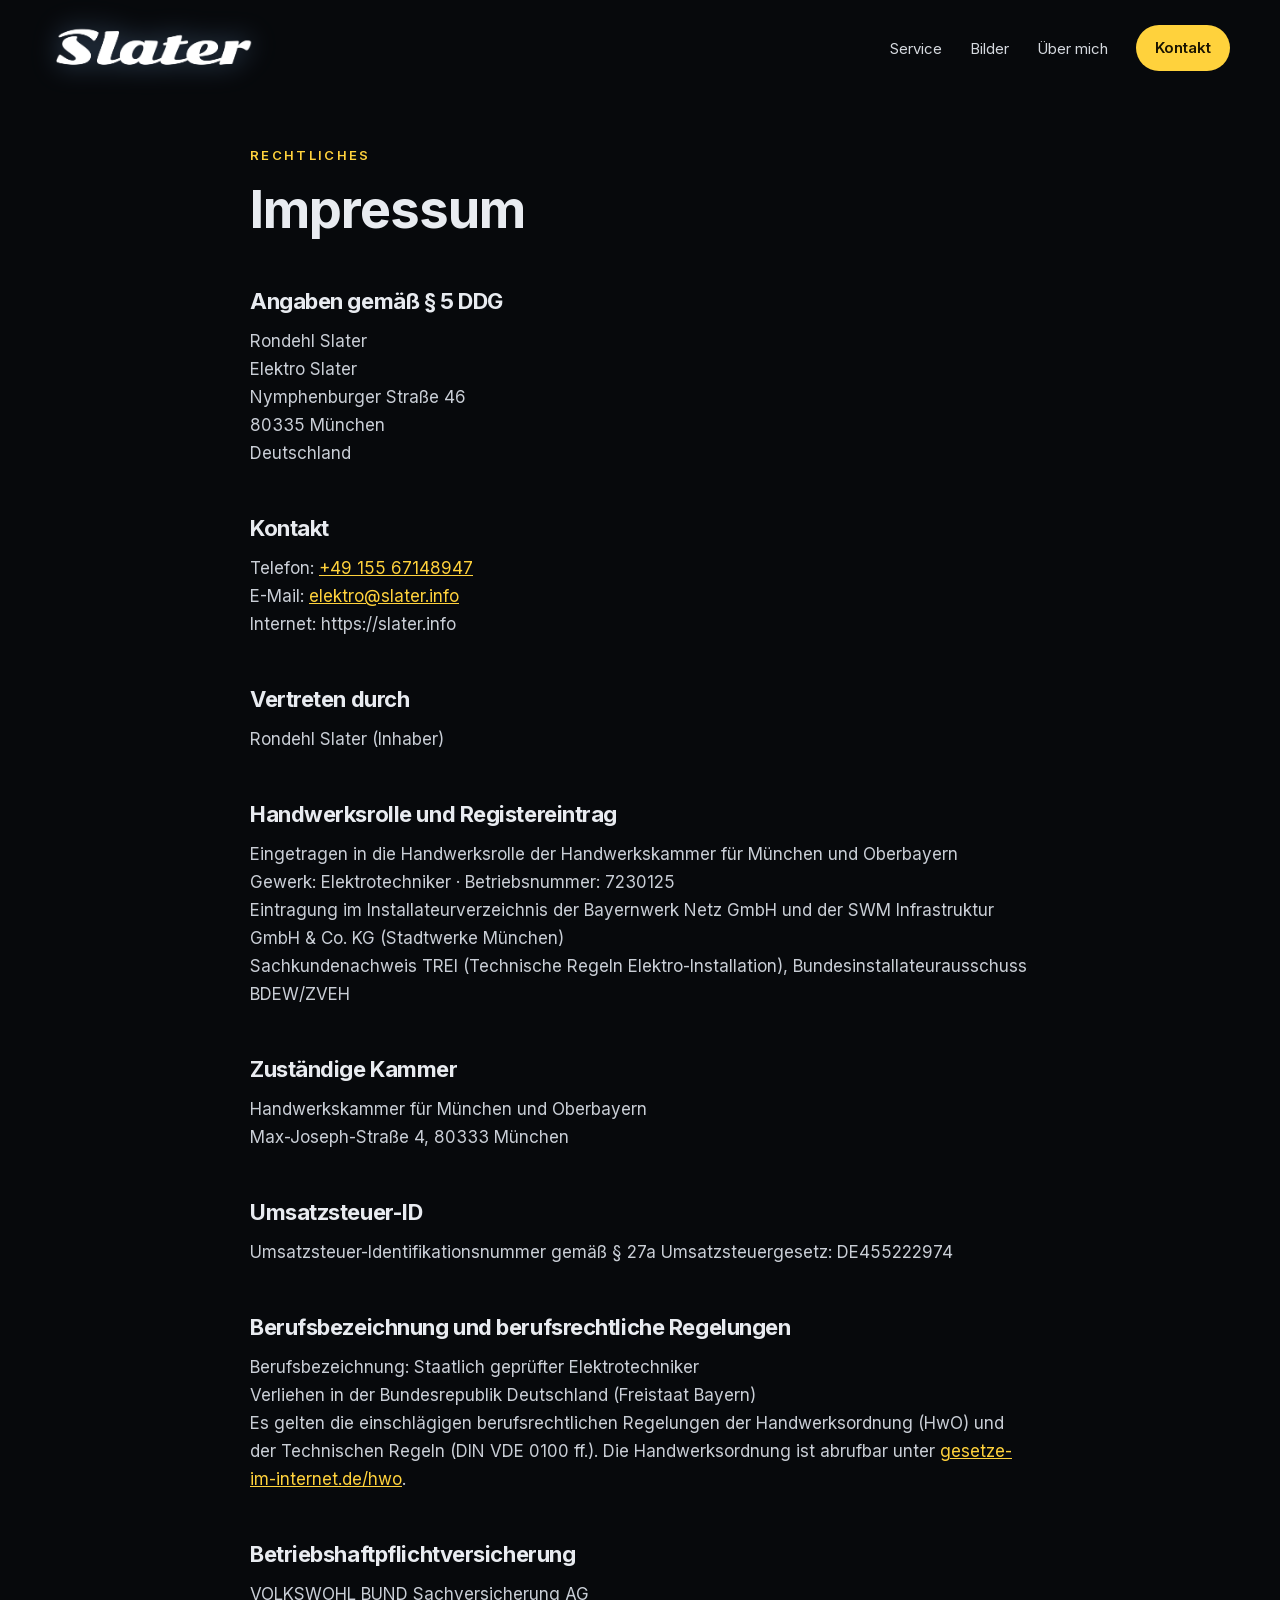
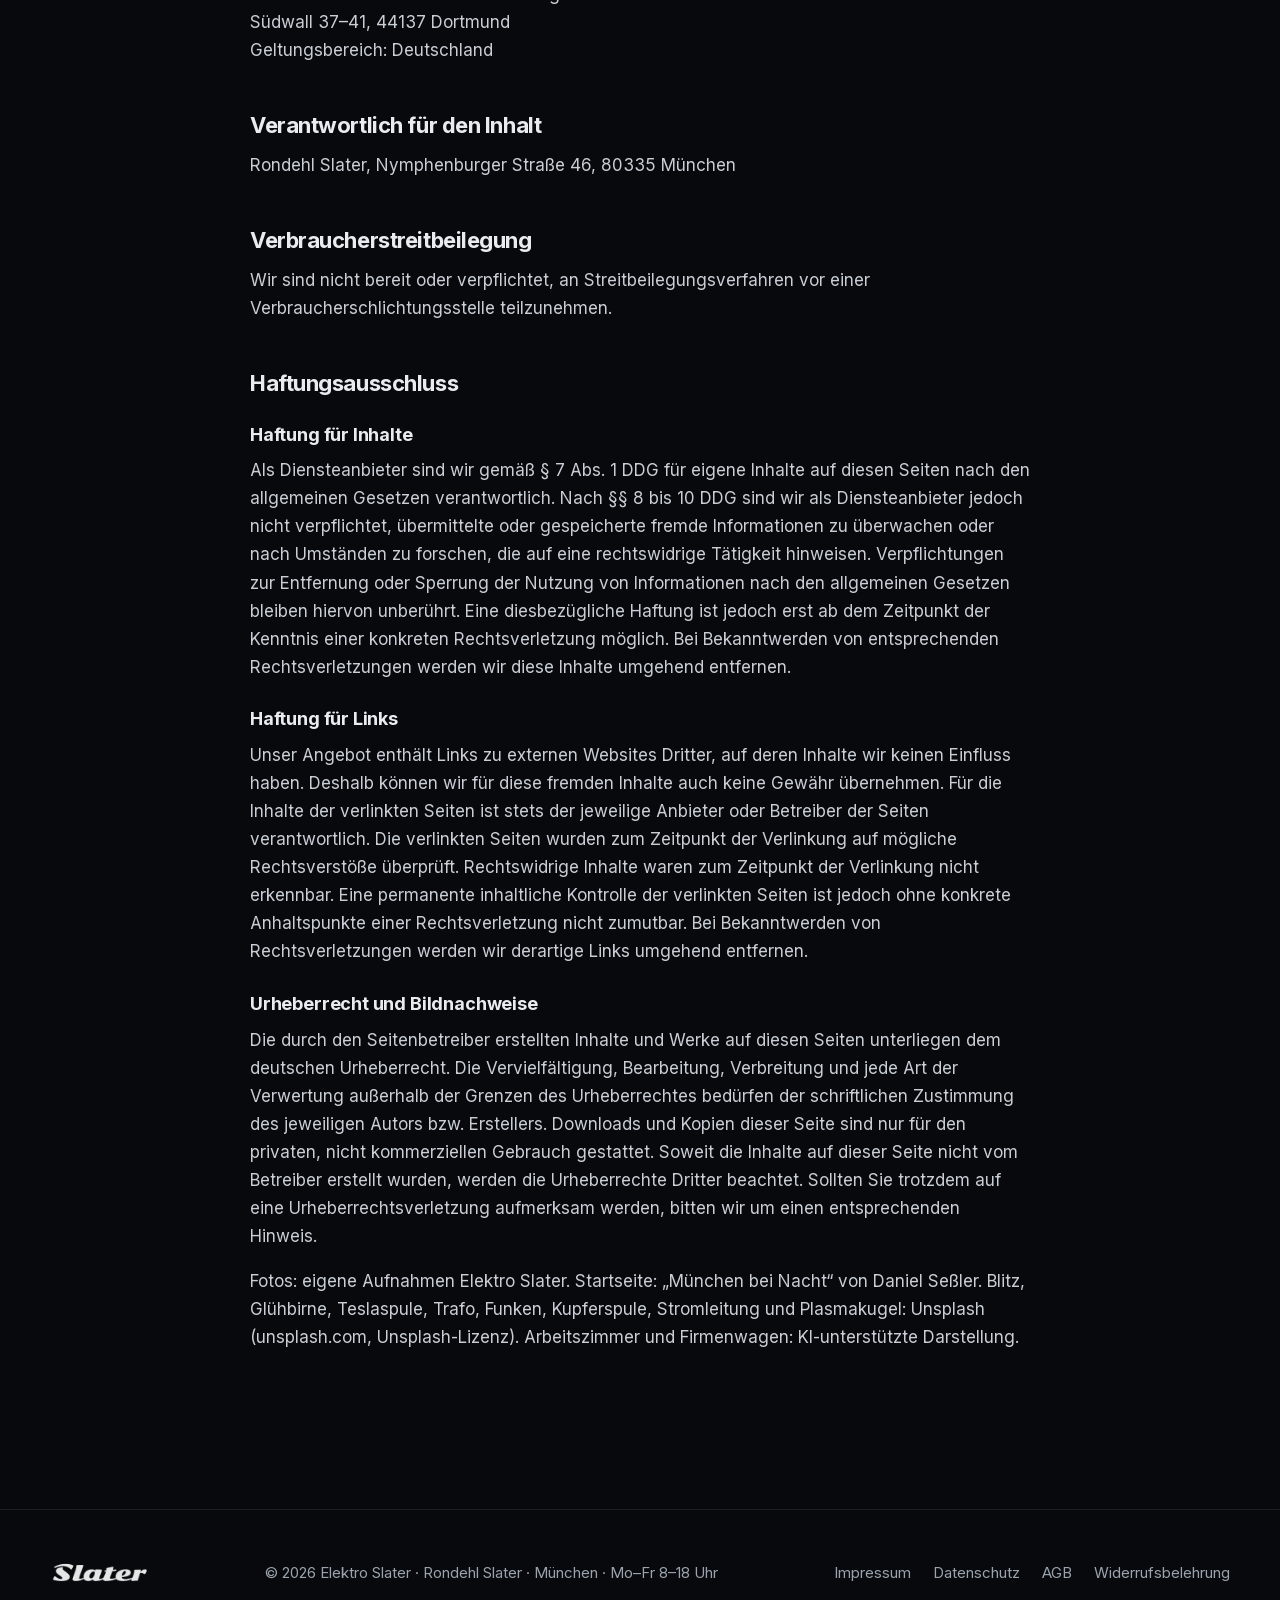
<file: impressum.html>
<!doctype html>
<html lang="de">
<head>
  <meta charset="utf-8">
  <meta name="viewport" content="width=device-width, initial-scale=1">
  <title>Impressum – Elektro Slater</title>
  <meta name="robots" content="noindex, follow">
  <meta name="theme-color" content="#07090c">
  <link rel="icon" href="data:image/svg+xml,%3Csvg xmlns='http://www.w3.org/2000/svg' viewBox='0 0 64 64'%3E%3Crect width='64' height='64' rx='12' fill='%2307090c'/%3E%3Cpath d='M36 6 14 36h14l-4 22 24-32H34z' fill='%23ffd23c'/%3E%3C/svg%3E">
  <link rel="stylesheet" href="css/style.css?v=9">
</head>
<body>
<header class="site-header is-scrolled">
  <div class="wrap">
    <a class="brand" href="index.html" aria-label="Elektro Slater – Startseite"><img src="img/logo-slater.png" alt="Slater" width="208" height="54"></a>
    <button class="nav-toggle" aria-expanded="false" aria-controls="nav" aria-label="Menü öffnen"><span></span><span></span><span></span></button>
    <nav class="nav" id="nav" aria-label="Hauptnavigation">
      <ul>
        <li><a href="index.html#leistungen">Service</a></li>
        <li><a href="index.html#bilder">Bilder</a></li>
        <li><a href="index.html#ueber-mich">Über mich</a></li>
        <li><a class="btn btn--volt" href="index.html#kontakt">Kontakt</a></li>
      </ul>
    </nav>
  </div>
</header>

<main id="main" class="section legal">
  <div class="wrap narrow">
    <span class="kicker">Rechtliches</span>
    <h1>Impressum</h1>

    <h2>Angaben gemäß § 5 DDG</h2>
    <p>Rondehl Slater<br>Elektro Slater<br>Nymphenburger Straße 46<br>80335 München<br>Deutschland</p>

    <h2>Kontakt</h2>
    <p>Telefon: <a href="tel:+4915567148947">+49 155 67148947</a><br>
    E-Mail: <a href="mailto:elektro@slater.info">elektro@slater.info</a><br>
    Internet: https://slater.info</p>

    <h2>Vertreten durch</h2>
    <p>Rondehl Slater (Inhaber)</p>

    <h2>Handwerksrolle und Registereintrag</h2>
    <p>Eingetragen in die Handwerksrolle der Handwerkskammer für München und Oberbayern<br>
    Gewerk: Elektrotechniker · Betriebsnummer: 7230125<br>
    Eintragung im Installateurverzeichnis der Bayernwerk Netz GmbH und der SWM Infrastruktur GmbH &amp; Co. KG (Stadtwerke München)<br>
    Sachkundenachweis TREI (Technische Regeln Elektro-Installation), Bundesinstallateurausschuss BDEW/ZVEH</p>

    <h2>Zuständige Kammer</h2>
    <p>Handwerkskammer für München und Oberbayern<br>Max-Joseph-Straße 4, 80333 München</p>

    <h2>Umsatzsteuer-ID</h2>
    <p>Umsatzsteuer-Identifikationsnummer gemäß § 27a Umsatzsteuergesetz: DE455222974</p>

    <h2>Berufsbezeichnung und berufsrechtliche Regelungen</h2>
    <p>Berufsbezeichnung: Staatlich geprüfter Elektrotechniker<br>
    Verliehen in der Bundesrepublik Deutschland (Freistaat Bayern)<br>
    Es gelten die einschlägigen berufsrechtlichen Regelungen der Handwerksordnung (HwO) und der Technischen Regeln (DIN VDE 0100 ff.). Die Handwerksordnung ist abrufbar unter <a href="https://www.gesetze-im-internet.de/hwo/" target="_blank" rel="noopener">gesetze-im-internet.de/hwo</a>.</p>

    <h2>Betriebshaftpflichtversicherung</h2>
    <p>VOLKSWOHL BUND Sachversicherung AG<br>Südwall 37–41, 44137 Dortmund<br>
    <!-- BITTE PRÜFEN: Geltungsbereich laut Versicherungsschein (oft Deutschland oder Europa) -->Geltungsbereich: Deutschland</p>

    <h2>Verantwortlich für den Inhalt</h2>
    <p>Rondehl Slater, Nymphenburger Straße 46, 80335 München</p>

    <h2>Verbraucherstreitbeilegung</h2>
    <p>Wir sind nicht bereit oder verpflichtet, an Streitbeilegungsverfahren vor einer Verbraucherschlichtungsstelle teilzunehmen.</p>

    <h2 id="haftung">Haftungsausschluss</h2>
    <h3>Haftung für Inhalte</h3>
    <p>Als Diensteanbieter sind wir gemäß § 7 Abs. 1 DDG für eigene Inhalte auf diesen Seiten nach den allgemeinen Gesetzen verantwortlich. Nach §§ 8 bis 10 DDG sind wir als Diensteanbieter jedoch nicht verpflichtet, übermittelte oder gespeicherte fremde Informationen zu überwachen oder nach Umständen zu forschen, die auf eine rechtswidrige Tätigkeit hinweisen. Verpflichtungen zur Entfernung oder Sperrung der Nutzung von Informationen nach den allgemeinen Gesetzen bleiben hiervon unberührt. Eine diesbezügliche Haftung ist jedoch erst ab dem Zeitpunkt der Kenntnis einer konkreten Rechtsverletzung möglich. Bei Bekanntwerden von entsprechenden Rechtsverletzungen werden wir diese Inhalte umgehend entfernen.</p>
    <h3>Haftung für Links</h3>
    <p>Unser Angebot enthält Links zu externen Websites Dritter, auf deren Inhalte wir keinen Einfluss haben. Deshalb können wir für diese fremden Inhalte auch keine Gewähr übernehmen. Für die Inhalte der verlinkten Seiten ist stets der jeweilige Anbieter oder Betreiber der Seiten verantwortlich. Die verlinkten Seiten wurden zum Zeitpunkt der Verlinkung auf mögliche Rechtsverstöße überprüft. Rechtswidrige Inhalte waren zum Zeitpunkt der Verlinkung nicht erkennbar. Eine permanente inhaltliche Kontrolle der verlinkten Seiten ist jedoch ohne konkrete Anhaltspunkte einer Rechtsverletzung nicht zumutbar. Bei Bekanntwerden von Rechtsverletzungen werden wir derartige Links umgehend entfernen.</p>
    <h3>Urheberrecht und Bildnachweise</h3>
    <p>Die durch den Seitenbetreiber erstellten Inhalte und Werke auf diesen Seiten unterliegen dem deutschen Urheberrecht. Die Vervielfältigung, Bearbeitung, Verbreitung und jede Art der Verwertung außerhalb der Grenzen des Urheberrechtes bedürfen der schriftlichen Zustimmung des jeweiligen Autors bzw. Erstellers. Downloads und Kopien dieser Seite sind nur für den privaten, nicht kommerziellen Gebrauch gestattet. Soweit die Inhalte auf dieser Seite nicht vom Betreiber erstellt wurden, werden die Urheberrechte Dritter beachtet. Sollten Sie trotzdem auf eine Urheberrechtsverletzung aufmerksam werden, bitten wir um einen entsprechenden Hinweis.</p>
    <p>Fotos: eigene Aufnahmen Elektro Slater. Startseite: „München bei Nacht“ von Daniel Seßler. Blitz, Glühbirne, Teslaspule, Trafo, Funken, Kupferspule, Stromleitung und Plasmakugel: Unsplash (unsplash.com, Unsplash-Lizenz). Arbeitszimmer und Firmenwagen: KI-unterstützte Darstellung.</p>
  </div>
</main>

<footer class="site-footer">
  <div class="wrap">
    <a href="index.html" aria-label="Startseite"><img src="img/logo-slater.png" alt="Slater" width="100" height="26"></a>
    <span>© <span data-year>2026</span> Elektro Slater · Rondehl Slater · München · Mo–Fr 8–18 Uhr</span>
    <ul>
      <li><a href="impressum.html">Impressum</a></li>
      <li><a href="datenschutz.html">Datenschutz</a></li>
      <li><a href="agb.html">AGB</a></li>
      <li><a href="agb.html#widerruf">Widerrufsbelehrung</a></li>
    </ul>
  </div>
</footer>
<script src="js/main.js?v=4" defer></script>
</body>
</html>
</file>
<file: css/style.css>
/* Elektro Slater – dunkles, ruhiges Design mit weichen Bildübergängen */

@font-face {
  font-family: "Inter";
  src: url("../fonts/inter.woff2") format("woff2");
  font-weight: 100 900;
  font-display: swap;
}

:root {
  --bg: #07090c;
  --bg-2: #0d1117;
  --line: rgba(255, 255, 255, .09);
  --text: #e8ebf0;
  --muted: #9aa3ae;
  --volt: #ffd23c;
  --volt-ink: #1a1400;
  --spark: #8fc2ff;
  --radius: 14px;
  --wrap: 1180px;
}

* { box-sizing: border-box; }
html { scroll-behavior: smooth; -webkit-text-size-adjust: 100%; }
@media (prefers-reduced-motion: reduce) { html { scroll-behavior: auto; } }
body {
  margin: 0;
  background: var(--bg);
  color: var(--text);
  font: 400 17px/1.65 "Inter", system-ui, -apple-system, "Segoe UI", sans-serif;
  -webkit-font-smoothing: antialiased;
}
img { max-width: 100%; display: block; }
a { color: inherit; }
h1, h2, h3 { line-height: 1.15; margin: 0 0 .6em; font-weight: 700; letter-spacing: -.02em; }
h2 { font-size: clamp(30px, 4.4vw, 52px); }
h3 { font-size: 21px; letter-spacing: -.01em; }
p { margin: 0 0 1em; }
.wrap { width: min(var(--wrap), 100% - 32px); margin-inline: auto; }
.narrow { width: min(780px, 100% - 32px); }
.kicker {
  display: inline-block; margin-bottom: 14px;
  font-size: 13px; font-weight: 600; letter-spacing: .18em; text-transform: uppercase;
  color: var(--volt);
}
.lead { font-size: clamp(18px, 1.6vw, 21px); color: #c9ced6; max-width: 62ch; }
.muted { color: var(--muted); }
.skip { position: absolute; left: -9999px; }
.skip:focus { left: 16px; top: 16px; z-index: 100; background: var(--volt); color: var(--volt-ink); padding: 8px 14px; border-radius: 8px; }

/* ---------- Buttons ---------- */
.btn {
  display: inline-flex; align-items: center; gap: 10px;
  padding: 14px 22px; border-radius: 999px;
  font-weight: 600; font-size: 16px; text-decoration: none;
  border: 1px solid transparent; cursor: pointer;
  transition: transform .2s, box-shadow .2s, background .2s;
}
.btn svg { width: 18px; height: 18px; flex: none; }
.btn--volt { background: var(--volt); color: var(--volt-ink); box-shadow: 0 0 0 rgba(255, 210, 60, 0); }
.btn--volt:hover { transform: translateY(-2px); box-shadow: 0 8px 30px rgba(255, 210, 60, .35); }
.btn--ghost { border-color: rgba(255, 255, 255, .3); color: var(--text); background: rgba(255, 255, 255, .04); backdrop-filter: blur(6px); }
.btn--ghost:hover { border-color: #fff; }

/* ---------- Kopfzeile ---------- */
.site-header {
  position: fixed; inset: 0 0 auto 0; z-index: 50;
  transition: background .3s, backdrop-filter .3s;
}
.site-header.is-scrolled { background: rgba(7, 9, 12, .82); backdrop-filter: blur(10px); border-bottom: 1px solid var(--line); }
.site-header .wrap { display: flex; align-items: center; justify-content: space-between; height: 72px; }
.brand img { height: 28px; width: auto; filter: none; }
.nav ul { list-style: none; display: flex; gap: 28px; margin: 0; padding: 0; align-items: center; }
.nav a { text-decoration: none; font-size: 15px; color: #d5d9df; }
.nav a:hover { color: #fff; }
.nav .btn { padding: 10px 18px; font-size: 15px; color: var(--volt-ink); }
.nav-toggle { display: none; background: none; border: 0; padding: 10px; cursor: pointer; }
.nav-toggle span { display: block; width: 24px; height: 2px; background: #fff; margin: 5px 0; transition: transform .3s, opacity .3s; }
@media (max-width: 860px) {
  .nav-toggle { display: block; position: relative; z-index: 2; }
  .nav { position: fixed; inset: 0; background: rgba(7, 9, 12, .97); display: grid; place-items: center; opacity: 0; pointer-events: none; transition: opacity .3s; }
  .nav ul { flex-direction: column; gap: 26px; }
  .nav a { font-size: 22px; }
  .nav-open .nav { opacity: 1; pointer-events: auto; }
  .nav-open .nav-toggle span:nth-child(1) { transform: translateY(7px) rotate(45deg); }
  .nav-open .nav-toggle span:nth-child(2) { opacity: 0; }
  .nav-open .nav-toggle span:nth-child(3) { transform: translateY(-7px) rotate(-45deg); }
}

/* ---------- Startbereich mit Gewitter ---------- */
.hero {
  position: relative; min-height: 100vh; min-height: 100svh;
  overflow: hidden; background: #05070a;
  display: flex; align-items: center;
}
/* Echtes Foto von München, abgedunkelt zur Gewitterstimmung */
.hero-photo { position: absolute; inset: 0; }
.hero-photo img {
  width: 100%; height: 100%; object-fit: cover; object-position: 30% 35%;
  filter: brightness(calc(.62 + var(--flash, 0) * .5)) saturate(.75) contrast(1.12) hue-rotate(-8deg);
  transform: scale(1.06);
  animation: drift 40s ease-in-out infinite alternate;
}
@keyframes drift { to { transform: scale(1.12) translate(-1.2%, -.6%); } }
.hero-photo::after { /* Gewitterhimmel: dunkle Wolkendecke oben, Licht der Stadt unten */
  content: ""; position: absolute; inset: 0;
  background:
    radial-gradient(ellipse 80% 55% at 50% 0%, rgba(6, 10, 22, .85), rgba(6, 10, 22, 0) 70%),
    linear-gradient(180deg, rgba(4, 7, 14, .75) 0%, rgba(8, 14, 28, .25) 40%, rgba(5, 7, 10, .55) 75%, var(--bg) 100%);
}
/* echter Blitz – nur im Himmel, weich ausgeblendet */
.hero-bolt {
  position: absolute; top: -6%; left: 50%; z-index: 1;
  height: 66%; width: auto; max-width: none;
  mix-blend-mode: screen; opacity: 0; transform-origin: top center;
  filter: brightness(1.05) contrast(1.9) saturate(.8); /* dunkelblauer Himmel des Blitzfotos wird schwarz = unsichtbar */
  -webkit-mask-image: radial-gradient(ellipse 48% 58% at 50% 42%, #000 45%, transparent 100%);
  mask-image: radial-gradient(ellipse 48% 58% at 50% 42%, #000 45%, transparent 100%);
  pointer-events: none;
}
.hero-flash {
  position: absolute; inset: 0; z-index: 1; opacity: 0; pointer-events: none; mix-blend-mode: screen;
  background: radial-gradient(ellipse 90% 60% at 50% 10%, rgba(170, 195, 255, .55), rgba(120, 150, 230, .12) 60%, transparent 85%);
}
#rain { position: absolute; inset: 0; z-index: 2; width: 100%; height: 100%; pointer-events: none; -webkit-mask-image: linear-gradient(180deg, #000 65%, transparent 100%); mask-image: linear-gradient(180deg, #000 65%, transparent 100%); }
.hero::after { /* Vignette */
  content: ""; position: absolute; inset: 0; z-index: 2; pointer-events: none;
  background: radial-gradient(ellipse 120% 90% at 50% 45%, transparent 55%, rgba(0, 0, 0, .65) 100%);
}
.hero .wrap { position: relative; z-index: 3; }
.hero-content { padding: 110px 0 120px; margin: 0 auto; max-width: 760px; text-align: center; }
.hero-logo { margin: 0 0 26px; }
.hero-logo img {
  width: min(620px, 84vw); height: auto; margin: 0 auto;
  opacity: .12; filter: brightness(.5);
}
/* langsames Anflackern wie eine alte Leuchtreklame */
.is-powered .hero-logo img { animation: neon-on 3.6s linear forwards; }
@keyframes neon-on {
  0%   { opacity: .12; filter: brightness(.5); }
  6%   { opacity: .9;  filter: drop-shadow(0 0 4px #fff) drop-shadow(0 0 20px rgba(143, 194, 255, .8)); }
  9%   { opacity: .15; filter: brightness(.5); }
  22%  { opacity: .15; filter: brightness(.5); }
  25%  { opacity: .7;  filter: drop-shadow(0 0 14px rgba(143, 194, 255, .6)); }
  28%  { opacity: .2;  filter: brightness(.5); }
  31%  { opacity: .95; filter: drop-shadow(0 0 4px #fff) drop-shadow(0 0 22px rgba(143, 194, 255, .8)); }
  34%  { opacity: .3;  filter: brightness(.6); }
  48%  { opacity: .35; filter: brightness(.6); }
  52%  { opacity: 1;   filter: drop-shadow(0 0 3px #fff) drop-shadow(0 0 20px rgba(143, 194, 255, .7)); }
  55%  { opacity: .6;  filter: drop-shadow(0 0 8px rgba(143, 194, 255, .4)); }
  60%, 100% { opacity: 1; filter: drop-shadow(0 0 2px rgba(255, 255, 255, .9)) drop-shadow(0 0 18px rgba(143, 194, 255, .55)) drop-shadow(0 0 52px rgba(90, 150, 255, .35)); }
}
/* kurzes Zucken bei späteren Blitzen */
.is-powered.is-flicker .hero-logo img { animation: neon-on 3.6s linear forwards, flicker .5s linear; }
@keyframes flicker { 0%, 100% { opacity: 1; } 20% { opacity: .4; } 35% { opacity: 1; } 55% { opacity: .65; } }
.hero-sub { font-size: clamp(18px, 2vw, 24px); font-weight: 500; margin: 0 auto 30px; max-width: 34ch; color: #dfe4ea; text-shadow: 0 2px 20px rgba(0, 0, 0, .8); }
.hero-actions { display: flex; flex-wrap: wrap; gap: 12px; justify-content: center; }
.hero-content > * { opacity: 0; transform: translateY(14px); transition: opacity 1s, transform 1s; }
.hero-content > .hero-logo { opacity: 1; transform: none; }
.is-powered .hero-content > * { opacity: 1; transform: none; }
.is-powered .hero-content > :nth-child(2) { transition-delay: 2.4s; }
.is-powered .hero-content > :nth-child(3) { transition-delay: 2.8s; }
.sound-btn {
  position: absolute; z-index: 4; right: 16px; bottom: 22px;
  display: inline-flex; align-items: center; gap: 8px;
  background: rgba(0, 0, 0, .45); color: #fff; border: 1px solid rgba(255, 255, 255, .25);
  border-radius: 999px; padding: 9px 14px; font: 500 14px "Inter", sans-serif; cursor: pointer; backdrop-filter: blur(6px);
}
.sound-btn svg { width: 18px; height: 18px; }
.sound-btn[aria-pressed="true"] { border-color: var(--volt); color: var(--volt); }
.scroll-cue {
  position: absolute; z-index: 4; left: 50%; bottom: 26px; width: 26px; height: 42px; margin-left: -13px;
  border: 2px solid rgba(255, 255, 255, .4); border-radius: 14px;
}
.scroll-cue::after { content: ""; position: absolute; left: 50%; top: 8px; width: 4px; height: 8px; margin-left: -2px; border-radius: 2px; background: #fff; animation: cue 1.8s infinite; }
@keyframes cue { 0% { opacity: 0; transform: translateY(0); } 40% { opacity: 1; } 100% { opacity: 0; transform: translateY(12px); } }
@media (max-width: 760px) {
  .hero-photo img { object-position: 28% 50%; }
  .hero-bolt { height: 55%; }
  .scroll-cue { display: none; }
}
@media (prefers-reduced-motion: reduce) {
  .hero-photo img { animation: none; }
  .is-powered .hero-logo img { animation: none; opacity: 1; filter: drop-shadow(0 0 18px rgba(143, 194, 255, .55)); }
  .hero-content > * { transition: none; }
}

/* ---------- Abschnitte ---------- */
.section { padding: clamp(80px, 11vw, 150px) 0; position: relative; }
.section--alt { background: var(--bg-2); }
.section-head { max-width: 760px; margin-bottom: 56px; }

/* Foto, das weich ins Schwarz übergeht (Stil Julien Huber) */
.fade-photo { position: relative; overflow: hidden; }
.fade-photo img { width: 100%; height: 100%; object-fit: cover; }
.fade-photo--right img { -webkit-mask-image: linear-gradient(90deg, #000 45%, transparent 100%); mask-image: linear-gradient(90deg, #000 45%, transparent 100%); }
.fade-photo--left img { -webkit-mask-image: linear-gradient(270deg, #000 45%, transparent 100%); mask-image: linear-gradient(270deg, #000 45%, transparent 100%); }
.fade-photo--soft img { -webkit-mask-image: radial-gradient(closest-side, #000 55%, transparent 100%); mask-image: radial-gradient(closest-side, #000 55%, transparent 100%); }

/* Über mich */
.about { display: grid; grid-template-columns: 1fr 1fr; align-items: center; gap: 0; }
.about .fade-photo { height: min(88vh, 820px); }
.about .fade-photo img { object-position: 50% 30%; }
.about-text { padding: 40px clamp(16px, 5vw, 80px) 40px 0; }
.stats { display: grid; grid-template-columns: repeat(3, 1fr); gap: 1px; background: var(--line); border: 1px solid var(--line); border-radius: var(--radius); overflow: hidden; margin-top: 34px; }
.stats div { background: var(--bg); padding: 22px 18px; }
.stats strong { display: block; font-size: clamp(26px, 3vw, 38px); color: var(--volt); line-height: 1.1; }
.stats span { font-size: 14px; color: var(--muted); }
.creds { list-style: none; padding: 0; margin: 24px 0 0; display: grid; gap: 10px; }
.creds li { display: flex; gap: 12px; align-items: flex-start; }
.creds svg { width: 20px; height: 20px; flex: none; margin-top: 3px; color: var(--volt); }
@media (max-width: 900px) {
  .about { grid-template-columns: 1fr; }
  .about .fade-photo { height: 70vh; }
  .about .fade-photo img { -webkit-mask-image: linear-gradient(0deg, transparent 0%, #000 45%); mask-image: linear-gradient(0deg, transparent 0%, #000 45%); }
  .about-text { padding: 0 16px; margin-top: -90px; position: relative; }
}

/* Leistungen – große Bildzeilen */
.feature { display: grid; grid-template-columns: 1.1fr 1fr; align-items: center; gap: clamp(24px, 4vw, 60px); margin-bottom: clamp(60px, 9vw, 120px); }
.feature:last-child { margin-bottom: 0; }
.feature .fade-photo { aspect-ratio: 4 / 3.4; border-radius: var(--radius); }
.feature:nth-child(even) .fade-photo { order: 2; }
.feature ul { padding-left: 0; list-style: none; margin: 18px 0 0; display: grid; gap: 8px; }
.feature li { padding-left: 26px; position: relative; color: #cfd4db; }
.feature li::before { content: ""; position: absolute; left: 0; top: .55em; width: 12px; height: 2px; background: var(--volt); }
.feature .tag { font-size: 13px; color: var(--spark); font-weight: 600; letter-spacing: .1em; text-transform: uppercase; }
@media (max-width: 860px) {
  .feature { grid-template-columns: 1fr; }
  .feature:nth-child(even) .fade-photo { order: 0; }
}

/* Leistungen – Kacheln */
.cards { display: grid; grid-template-columns: repeat(auto-fill, minmax(260px, 1fr)); gap: 16px; margin-top: 70px; }
.card {
  position: relative; padding: 28px 24px; border-radius: var(--radius);
  background: linear-gradient(160deg, rgba(255, 255, 255, .05), rgba(255, 255, 255, .015));
  border: 1px solid var(--line); overflow: hidden;
  transition: border-color .3s, transform .3s;
}
.card:hover { border-color: rgba(255, 210, 60, .45); transform: translateY(-3px); }
.card::before { /* Stromlinie, die beim Hover über die Kante läuft */
  content: ""; position: absolute; left: -40%; top: 0; width: 40%; height: 2px;
  background: linear-gradient(90deg, transparent, var(--spark), #fff, transparent);
  opacity: 0;
}
.card:hover::before { animation: current 1.1s ease-out; }
@keyframes current { 0% { left: -40%; opacity: 1; } 100% { left: 110%; opacity: 1; } }
.card svg { width: 30px; height: 30px; color: var(--volt); margin-bottom: 16px; }
.card p { color: var(--muted); font-size: 15.5px; margin: 0; }

/* Arbeitsweise */
.honest { display: grid; grid-template-columns: 1fr 1fr; gap: clamp(30px, 6vw, 90px); align-items: start; }
.steps { counter-reset: step; list-style: none; margin: 0; padding: 0; display: grid; gap: 0; }
.steps li { counter-increment: step; position: relative; padding: 0 0 30px 58px; }
.steps li::before {
  content: counter(step); position: absolute; left: 0; top: -2px; width: 38px; height: 38px; border-radius: 50%;
  display: grid; place-items: center; font-weight: 700; color: var(--volt);
  border: 1px solid rgba(255, 210, 60, .5); background: rgba(255, 210, 60, .06);
}
.steps li::after { content: ""; position: absolute; left: 19px; top: 40px; bottom: 4px; width: 1px; background: linear-gradient(var(--volt), transparent); opacity: .4; }
.steps li:last-child::after { display: none; }
.steps strong { display: block; margin-bottom: 4px; }
.steps span { color: var(--muted); font-size: 15.5px; }
.note {
  margin-top: 30px; padding: 22px 24px; border-radius: var(--radius);
  border: 1px dashed rgba(143, 194, 255, .4); background: rgba(143, 194, 255, .05); color: #cdd8e6; font-size: 16px;
}
@media (max-width: 860px) { .honest { grid-template-columns: 1fr; } }

/* Spruch-Banner */
.banner { position: relative; min-height: 70vh; display: grid; place-items: center; text-align: center; overflow: hidden; }
.banner img { position: absolute; inset: 0; width: 100%; height: 100%; object-fit: cover; opacity: .45; }
.banner::before { content: ""; position: absolute; inset: 0; z-index: 1; background: linear-gradient(180deg, var(--bg) 0%, rgba(7, 9, 12, .35) 35%, rgba(7, 9, 12, .35) 65%, var(--bg) 100%); }
.banner .wrap { position: relative; z-index: 2; }
.banner blockquote { margin: 0 auto; font-size: clamp(30px, 5vw, 64px); font-weight: 700; letter-spacing: -.03em; line-height: 1.1; max-width: 16ch; }
.banner blockquote em { font-style: normal; color: var(--volt); text-shadow: 0 0 30px rgba(255, 210, 60, .45); }
.banner p { margin-top: 18px; color: #c3c9d1; }

/* Galerie */
.gallery { columns: 3 260px; column-gap: 14px; }
.gallery figure { margin: 0 0 14px; break-inside: avoid; position: relative; border-radius: 10px; overflow: hidden; cursor: zoom-in; background: #111; }
.gallery img { width: 100%; height: auto; transition: transform .6s, filter .6s; filter: saturate(.85) brightness(.9); }
.gallery figure:hover img { transform: scale(1.04); filter: none; }
.gallery figcaption {
  position: absolute; inset: auto 0 0 0; padding: 40px 14px 12px; font-size: 14px;
  background: linear-gradient(0deg, rgba(0, 0, 0, .8), transparent);
}
.lightbox { position: fixed; inset: 0; z-index: 90; background: rgba(0, 0, 0, .94); display: none; place-items: center; padding: 16px; }
.lightbox.is-open { display: grid; }
.lightbox img { max-height: 84vh; width: auto; border-radius: 8px; }
.lightbox p { text-align: center; color: #ccc; margin-top: 12px; }
.lightbox button { position: absolute; top: 14px; right: 14px; background: none; border: 0; color: #fff; font-size: 36px; cursor: pointer; line-height: 1; }

/* Kontakt */
.contact { display: grid; grid-template-columns: 1fr 1.1fr; gap: clamp(30px, 6vw, 80px); }
.contact-lines { display: grid; gap: 16px; margin: 26px 0; }
.contact-lines a { display: flex; align-items: center; gap: 14px; font-size: clamp(19px, 2vw, 24px); font-weight: 600; text-decoration: none; word-break: break-word; }
.contact-lines a:hover { color: var(--volt); }
.contact-lines svg { width: 24px; height: 24px; color: var(--volt); flex: none; }
.form { display: grid; gap: 14px; padding: clamp(22px, 3vw, 36px); border-radius: var(--radius); border: 1px solid var(--line); background: rgba(255, 255, 255, .025); }
.form label { display: grid; gap: 6px; font-size: 14px; color: var(--muted); }
.form input, .form textarea, .form select {
  width: 100%; padding: 13px 14px; border-radius: 10px; border: 1px solid rgba(255, 255, 255, .14);
  background: rgba(0, 0, 0, .35); color: var(--text); font: inherit; font-size: 16px;
}
.form input:focus, .form textarea:focus, .form select:focus { outline: 2px solid var(--volt); outline-offset: 1px; border-color: transparent; }
.form textarea { min-height: 140px; resize: vertical; }
.form .row { display: grid; grid-template-columns: 1fr 1fr; gap: 14px; }
.form small { color: var(--muted); font-size: 13px; }
.form .check { display: flex; gap: 10px; align-items: flex-start; color: var(--muted); }
.form .check input { width: auto; margin-top: 4px; }
@media (max-width: 860px) { .contact { grid-template-columns: 1fr; } .form .row { grid-template-columns: 1fr; } }

/* Fußzeile */
.site-footer { border-top: 1px solid var(--line); padding: 50px 0 40px; font-size: 15px; color: var(--muted); }
.site-footer .wrap { display: flex; flex-wrap: wrap; gap: 20px 40px; align-items: center; justify-content: space-between; }
.site-footer img { height: 26px; width: auto; filter: none; opacity: .9; }
.site-footer ul { list-style: none; margin: 0; padding: 0; display: flex; flex-wrap: wrap; gap: 8px 22px; }
.site-footer a { text-decoration: none; }
.site-footer a:hover { color: #fff; }

/* Rechtstexte */
.legal { padding-top: 140px; }
.legal h1 { font-size: clamp(34px, 5vw, 52px); }
.legal h2 { font-size: 22px; margin-top: 2.2em; }
.legal h3 { font-size: 18px; margin-top: 1.6em; }
.legal p, .legal li { color: #c9ced6; }
.legal a { color: var(--volt); }
.legal .box { border: 1px solid var(--line); border-radius: var(--radius); padding: 20px 22px; background: rgba(255, 255, 255, .03); }

/* Einblenden beim Scrollen */
.reveal { opacity: 0; transform: translateY(26px); transition: opacity .9s, transform .9s; }
.reveal.is-in { opacity: 1; transform: none; }
@media (prefers-reduced-motion: reduce) { .reveal { opacity: 1; transform: none; transition: none; } }

/* =====================================================================
   Geschichte der Elektrik – weiche Übergänge, Kapitel, kleine Szenen
   ===================================================================== */

/* Pfütze: das Gewitter spiegelt sich unten im nassen Boden */
.hero-photo { bottom: 10%; -webkit-mask-image: linear-gradient(180deg, #000 70%, transparent 100%); mask-image: linear-gradient(180deg, #000 70%, transparent 100%); }
.hero-puddle {
  position: absolute; left: 0; right: 0; bottom: 0; height: 34%; z-index: 1; overflow: hidden; pointer-events: none;
  -webkit-mask-image: linear-gradient(180deg, transparent 0%, #000 30%, rgba(0,0,0,.6) 60%, transparent 100%);
  mask-image: linear-gradient(180deg, transparent 0%, #000 30%, rgba(0,0,0,.6) 60%, transparent 100%);
}
.hero-puddle img {
  position: absolute; left: 0; top: 0; width: 100%; height: 300%; object-fit: cover; object-position: 30% 35%;
  transform: scaleY(-1); transform-origin: top;
  filter: url(#ripple) blur(1.2px) brightness(calc(.32 + var(--flash, 0) * .7)) saturate(.7);
  opacity: .7;
}
.hero-photo::after {
  background:
    radial-gradient(ellipse 80% 55% at 50% 0%, rgba(6, 10, 22, .85), rgba(6, 10, 22, 0) 70%),
    linear-gradient(180deg, rgba(4, 7, 14, .75) 0%, rgba(8, 14, 28, .25) 40%, rgba(5, 7, 10, .45) 80%, var(--bg) 100%);
}
.hero { min-height: 108vh; min-height: 108svh; }
.hero::before { /* nahtloser Übergang in die Seite */
  content: ""; position: absolute; left: 0; right: 0; bottom: 0; height: 30%; z-index: 2; pointer-events: none;
  background: linear-gradient(180deg, rgba(7, 9, 12, 0), rgba(7, 9, 12, .55) 45%, var(--bg) 100%);
}

/* Über mich überlappt weich mit dem Gewitter */
.about { position: relative; z-index: 3; margin-top: -22vh; display: grid; grid-template-columns: 1fr 1fr; align-items: center; }
.about-photo { height: min(96vh, 900px); }
.about .about-photo img {
  object-position: 50% 30%;
  -webkit-mask-image: linear-gradient(90deg, #000 40%, transparent 98%), linear-gradient(180deg, transparent 0%, #000 34%, #000 72%, transparent 100%);
  -webkit-mask-composite: source-in;
  mask-image: linear-gradient(90deg, #000 40%, transparent 98%), linear-gradient(180deg, transparent 0%, #000 34%, #000 72%, transparent 100%);
  mask-composite: intersect;
}
@media (max-width: 900px) {
  .about { grid-template-columns: 1fr; margin-top: -10vh; }
  .about-photo { height: 72vh; }
  .about .about-photo img {
    -webkit-mask-image: linear-gradient(180deg, transparent 0%, #000 20%, #000 55%, transparent 100%);
    mask-image: linear-gradient(180deg, transparent 0%, #000 20%, #000 55%, transparent 100%);
  }
  .about-text { margin-top: -120px; }
}

/* Kapitel: Meilensteine der Elektrik, wie Szenen im Film */
.chapter { position: relative; min-height: 96vh; display: flex; align-items: center; overflow: hidden; padding: 14vh 0; isolation: isolate; }
.chapter-media { position: absolute; inset: -8% 0; z-index: -2; overflow: hidden; will-change: transform; }
.chapter-media img { width: 100%; height: 100%; object-fit: cover; opacity: .85; }
.chapter--right .chapter-media img { object-position: 70% 50%; }
.chapter--right .chapter-media {
  -webkit-mask-image: linear-gradient(90deg, transparent 28%, #000 72%), linear-gradient(180deg, transparent 0%, #000 26%, #000 74%, transparent 100%);
  -webkit-mask-composite: source-in;
  mask-image: linear-gradient(90deg, transparent 28%, #000 72%), linear-gradient(180deg, transparent 0%, #000 26%, #000 74%, transparent 100%);
  mask-composite: intersect;
}
.chapter--left .chapter-media img { object-position: 30% 50%; }
.chapter--left .chapter-media {
  -webkit-mask-image: linear-gradient(270deg, transparent 28%, #000 72%), linear-gradient(180deg, transparent 0%, #000 26%, #000 74%, transparent 100%);
  -webkit-mask-composite: source-in;
  mask-image: linear-gradient(270deg, transparent 28%, #000 72%), linear-gradient(180deg, transparent 0%, #000 26%, #000 74%, transparent 100%);
  mask-composite: intersect;
}
.chapter-media::after { /* Filmkorn */
  content: ""; position: absolute; inset: -50%; z-index: 1; pointer-events: none; opacity: .08;
  background-image: url("data:image/svg+xml,%3Csvg xmlns='http://www.w3.org/2000/svg' width='160' height='160'%3E%3Cfilter id='n'%3E%3CfeTurbulence type='fractalNoise' baseFrequency='.9' numOctaves='2'/%3E%3C/filter%3E%3Crect width='100%25' height='100%25' filter='url(%23n)'/%3E%3C/svg%3E");
  animation: grain .9s steps(4) infinite;
}
@keyframes grain { 0% { transform: translate(0, 0); } 25% { transform: translate(-3%, 2%); } 50% { transform: translate(2%, -3%); } 75% { transform: translate(-2%, -1%); } 100% { transform: translate(1%, 3%); } }
.chapter-text { position: relative; max-width: 520px; }
.chapter--left .chapter-text { margin-left: auto; }
.chapter-text h2 { font-size: clamp(30px, 3.8vw, 48px); }
.chapter-text p { color: #d6dbe2; }
.chapter-text h2, .chapter-text p { text-shadow: 0 2px 18px rgba(0, 0, 0, .9); }
.chapter-media--dark img { opacity: .6; }
.chapter-year {
  position: absolute; z-index: -1; top: -.62em; left: -.06em;
  font-size: clamp(110px, 17vw, 250px); font-weight: 800; line-height: 1; letter-spacing: -.04em;
  color: transparent; -webkit-text-stroke: 1px rgba(255, 210, 60, .38);
}
.chapter .kicker { color: var(--spark); }

/* Franklins Drachen */
.kite { position: absolute; z-index: -1; right: 24%; top: 16%; width: clamp(54px, 7vw, 96px); color: rgba(255, 255, 255, .55); transform-origin: 50% 0; animation: sway 6s ease-in-out infinite; }
@keyframes sway { 0%, 100% { transform: rotate(-6deg) translateY(0); } 50% { transform: rotate(5deg) translateY(10px); } }

/* Voltasche Säule */
.volta { position: absolute; z-index: -1; left: 14%; top: 50%; width: clamp(90px, 11vw, 150px); transform: translateY(-50%); filter: drop-shadow(0 0 30px rgba(255, 160, 80, .25)); }
.volta-wire { stroke-dasharray: 6 10; animation: flow 1s linear infinite; filter: drop-shadow(0 0 4px #ffd23c); }
@keyframes flow { to { stroke-dashoffset: -32; } }

/* Faradays Magnetfeld */
.field { position: absolute; z-index: -1; right: 22%; top: 50%; width: 0; height: 0; }
.field i { position: absolute; left: 50%; top: 50%; width: 320px; height: 190px; margin: -95px 0 0 -160px; border: 1px solid rgba(143, 194, 255, .55); border-radius: 50%; opacity: 0; animation: field 4.8s ease-out infinite; }
.field i:nth-child(2) { animation-delay: 1.2s; } .field i:nth-child(3) { animation-delay: 2.4s; } .field i:nth-child(4) { animation-delay: 3.6s; }
@keyframes field { 0% { transform: scale(.25); opacity: 0; } 20% { opacity: .8; } 100% { transform: scale(1.6); opacity: 0; } }

/* Miesbach – München */
.route { position: absolute; z-index: -1; right: 6%; top: 50%; width: min(440px, 40vw); transform: translateY(-50%); font-family: "Inter", sans-serif; }
.route-pulse { filter: drop-shadow(0 0 6px #fff) drop-shadow(0 0 14px #8fc2ff); }

@media (max-width: 860px) {
  .chapter { min-height: 0; padding: 16vh 0; flex-direction: column; align-items: stretch; }
  .chapter-media img { opacity: .5; }
  .chapter--right .chapter-media, .chapter--left .chapter-media {
    -webkit-mask-image: linear-gradient(180deg, transparent 0%, #000 22%, #000 78%, transparent 100%);
    mask-image: linear-gradient(180deg, transparent 0%, #000 22%, #000 78%, transparent 100%);
  }
  .kite { right: 8%; top: 6%; }
  .volta { left: auto; right: 4%; top: 12%; transform: none; width: 70px; opacity: .7; }
  .field { right: 50%; top: 30%; }
  .route { position: relative; right: auto; top: auto; transform: none; width: 100%; max-width: 360px; margin: 0 auto 10px; display: block; }
  .chapter--right .wrap, .chapter--left .wrap { display: flex; flex-direction: column; }
}

/* Kleine Szenen am Rand – dezent, langsam schwebend */
.side-shot {
  position: absolute; z-index: 0; top: 70px; width: clamp(150px, 15vw, 230px); aspect-ratio: 3 / 4; object-fit: cover; pointer-events: none;
  opacity: .6;
  -webkit-mask-image: radial-gradient(closest-side, #000 45%, transparent 100%);
  mask-image: radial-gradient(closest-side, #000 45%, transparent 100%);
  animation: float 10s ease-in-out infinite;
}
.side-shot--right { right: 1.5vw; }
.side-shot--left { left: 1.5vw; }
@keyframes float { 0%, 100% { transform: translateY(0); } 50% { transform: translateY(-16px); } }
.section .wrap { position: relative; z-index: 1; }
@media (max-width: 1100px) { .side-shot { width: 120px; opacity: .4; top: 30px; } }
@media (max-width: 700px) { .side-shot { width: 90px; } }

/* Arbeitsweise mit zweitem Foto */
.honest { grid-template-columns: .9fr 1.1fr; align-items: center; }
.honest-photo { aspect-ratio: 4 / 5; }
.honest-photo img {
  -webkit-mask-image: radial-gradient(closest-side, #000 50%, transparent 100%);
  mask-image: radial-gradient(closest-side, #000 50%, transparent 100%);
}
.honest .steps { margin-top: 26px; }

/* „Und heute?“ */
.today { text-align: center; margin: 0 auto clamp(60px, 8vw, 100px); }
.today-line { font-size: clamp(32px, 5.4vw, 68px); font-weight: 700; letter-spacing: -.03em; line-height: 1.08; max-width: 15ch; margin: 0 auto; }
.today-line em { font-style: normal; color: var(--volt); text-shadow: 0 0 30px rgba(255, 210, 60, .45); }
.contact-lines span { display: flex; align-items: center; gap: 14px; font-size: clamp(19px, 2vw, 24px); font-weight: 600; }
.contact-lines span svg { width: 24px; height: 24px; color: var(--volt); }

@media (prefers-reduced-motion: reduce) {
  .chapter-media::after, .kite, .volta-wire, .field i, .side-shot { animation: none; }
}

/* Nachweise: Dokumente verwischt hinter Glas, mit Siegel */
.proof-grid { display: grid; grid-template-columns: repeat(auto-fill, minmax(250px, 1fr)); gap: 18px; }
.proof {
  padding: 16px 16px 22px; border-radius: var(--radius);
  background: linear-gradient(160deg, rgba(255, 255, 255, .05), rgba(255, 255, 255, .012));
  border: 1px solid var(--line); transition: border-color .3s, transform .3s;
}
.proof:hover { border-color: rgba(255, 210, 60, .45); transform: translateY(-4px); }
.proof h3 { margin: 18px 4px 6px; font-size: 19px; }
.proof p { margin: 0 4px; color: var(--muted); font-size: 15px; }
.proof-doc {
  position: relative; aspect-ratio: 4 / 3; border-radius: 10px; overflow: hidden;
  background: #11151b; display: grid; place-items: center;
}
.proof-doc img {
  width: 76%; height: auto; transform: rotate(-4deg) translateY(10%);
  box-shadow: 0 18px 40px rgba(0, 0, 0, .6); border-radius: 3px; opacity: .92;
  transition: transform .5s;
}
.proof:hover .proof-doc img { transform: rotate(-1deg) translateY(6%); }
.proof-doc--card img { width: 88%; transform: rotate(-3deg); border-radius: 10px; }
.proof:hover .proof-doc--card img { transform: rotate(0); }
.proof-doc::after { /* Glas-Spiegelung */
  content: ""; position: absolute; inset: 0; pointer-events: none;
  background: linear-gradient(115deg, rgba(255, 255, 255, .1) 0%, transparent 35%, transparent 70%, rgba(143, 194, 255, .08) 100%);
}
.proof-seal {
  position: absolute; z-index: 1; right: 10px; top: 10px;
  display: inline-flex; align-items: center; gap: 6px; padding: 6px 11px 6px 8px; border-radius: 999px;
  background: rgba(7, 9, 12, .82); border: 1px solid rgba(255, 210, 60, .55); color: var(--volt);
  font-size: 12.5px; font-weight: 600; letter-spacing: .02em; backdrop-filter: blur(6px);
}
.proof-seal svg { width: 14px; height: 14px; }
.proof-doc--net { background: radial-gradient(circle at 50% 60%, rgba(143, 194, 255, .18), transparent 70%), #0d1117; }
.net-badges { display: grid; gap: 10px; width: 78%; }
.net-badges span {
  display: block; text-align: center; padding: 12px; border-radius: 8px; font-weight: 700; font-size: 15px;
  background: rgba(255, 255, 255, .06); border: 1px solid rgba(255, 255, 255, .14);
}
.net-badges span:first-child { color: #9fd0ff; }
.net-badges span:last-child { color: #ffd23c; }

/* Werdegang: Zeitleiste, an der der Strom entlangläuft */
.timeline { list-style: none; margin: 0; padding: 0 0 0 4px; position: relative; max-width: 860px; }
.timeline::before { content: ""; position: absolute; left: 76px; top: 8px; bottom: 8px; width: 2px; background: rgba(255, 255, 255, .1); }
.timeline::after { /* Stromimpuls */
  content: ""; position: absolute; left: 75px; top: 0; width: 4px; height: 90px; border-radius: 4px;
  background: linear-gradient(180deg, transparent, var(--spark), #fff, transparent);
  box-shadow: 0 0 14px var(--spark); animation: tl-pulse 4.5s linear infinite;
}
@keyframes tl-pulse { 0% { top: 0; opacity: 0; } 8% { opacity: 1; } 92% { opacity: 1; } 100% { top: calc(100% - 90px); opacity: 0; } }
.timeline li { display: grid; grid-template-columns: 64px 1fr; gap: 36px; padding: 0 0 38px; position: relative; }
.timeline li::before { content: ""; position: absolute; left: 70px; top: 6px; width: 14px; height: 14px; border-radius: 50%; background: var(--bg); border: 2px solid var(--volt); box-shadow: 0 0 10px rgba(255, 210, 60, .5); }
.tl-year { font-weight: 800; color: var(--volt); font-size: 15px; text-align: right; padding-top: 2px; white-space: nowrap; }
.timeline h3 { margin: 0 0 6px; font-size: 20px; }
.timeline p { margin: 0; color: var(--muted); }
.tl-now::before { background: var(--volt) !important; animation: now 1.6s ease-in-out infinite; }
@keyframes now { 50% { box-shadow: 0 0 22px rgba(255, 210, 60, .9); } }
@media (max-width: 600px) {
  .timeline::before { left: 7px; } .timeline::after { left: 6px; }
  .timeline li { grid-template-columns: 1fr; gap: 4px; padding-left: 32px; }
  .timeline li::before { left: 1px; }
  .tl-year { text-align: left; }
}
@media (prefers-reduced-motion: reduce) { .timeline::after, .tl-now::before { animation: none; } }

/* Größeres Logo oben links, schrumpft beim Scrollen etwas */
.site-header .wrap { height: 96px; transition: height .3s; }
.brand img { height: 54px; width: auto; transition: height .3s, filter .3s; filter: drop-shadow(0 0 14px rgba(143, 194, 255, .35)); }
.site-header.is-scrolled .wrap { height: 74px; }
.site-header.is-scrolled .brand img { height: 38px; filter: none; }
@media (max-width: 860px) {
  .site-header .wrap { height: 78px; }
  .brand img { height: 42px; }
  .site-header.is-scrolled .wrap { height: 64px; }
  .site-header.is-scrolled .brand img { height: 32px; }
}
.hero-hours { display: inline-flex; align-items: center; gap: 8px; margin: 22px 0 0; font-size: 14.5px; color: #c9d0d8; text-shadow: 0 2px 12px rgba(0, 0, 0, .8); }
.hero-hours svg { width: 16px; height: 16px; color: var(--volt); }
.is-powered .hero-content > :nth-child(4) { transition-delay: 3.1s; }
.contact .note { margin: 0 0 22px; }

/* Bilder: immer vier, die im Uhrzeigersinn weiterwandern – Blitze an der Seite */
.ring-section { padding-top: clamp(50px, 7vw, 100px); padding-bottom: clamp(50px, 7vw, 100px); overflow: hidden; }
.ring-bolts { position: absolute; inset: 0; width: 100%; height: 100%; z-index: 0; pointer-events: none; }
.ring { position: relative; width: 100%; aspect-ratio: 16 / 10; max-height: 86vh; margin: 0 auto; }
.ring-card {
  position: absolute; width: 49%; height: 48.5%; object-fit: cover; border-radius: 12px;
  box-shadow: 0 24px 60px rgba(0, 0, 0, .6), 0 0 0 1px rgba(255, 255, 255, .06);
  opacity: 0; transform: scale(.85);
  transition: left 1.1s cubic-bezier(.65, 0, .35, 1), top 1.1s cubic-bezier(.65, 0, .35, 1),
              opacity .9s ease, transform 1.1s cubic-bezier(.65, 0, .35, 1);
  will-change: left, top, transform;
}
.ring-card.is-on { opacity: 1; transform: scale(1); }
@media (max-width: 700px) {
  .ring { aspect-ratio: 1 / 1.1; }
  .ring-card { border-radius: 8px; }
}
@media (prefers-reduced-motion: reduce) { .ring-card { transition: opacity .6s; } }
/* Ton-Knopf über dem weichen Übergang halten, damit er nicht in „Über mich“ hineinragt */
.sound-btn { bottom: calc(22vh + 24px); }
@media (max-width: 900px) { .sound-btn { bottom: calc(10vh + 20px); } }
/* Ton-Knopf oben rechts unter der Menüleiste */
.sound-btn { top: 112px; bottom: auto; }
@media (max-width: 860px) { .sound-btn { top: 90px; bottom: auto; right: 12px; } }

/* Anhören-Knopf in den Meilenstein-Kapiteln */
.chapter-sound {
  display: inline-flex; align-items: center; gap: 9px; margin-top: 10px;
  padding: 9px 16px 9px 12px; border-radius: 999px; cursor: pointer;
  background: rgba(143, 194, 255, .08); border: 1px solid rgba(143, 194, 255, .4); color: #cfe2ff;
  font: 600 14px "Inter", sans-serif; transition: background .2s, border-color .2s, color .2s;
}
.chapter-sound svg { width: 18px; height: 18px; }
.chapter-sound:hover { background: rgba(143, 194, 255, .16); }
.chapter-sound[aria-pressed="true"] { border-color: var(--volt); color: var(--volt); background: rgba(255, 210, 60, .08); }
.chapter-sound[aria-pressed="true"] svg { animation: sound-pulse 1s ease-in-out infinite; }
@keyframes sound-pulse { 50% { transform: scale(1.18); } }

/* Startbereich: Schlagworte zu den Leistungen */
.hero-chips { list-style: none; display: flex; flex-wrap: wrap; justify-content: center; gap: 8px; padding: 0; margin: 0 auto 26px; max-width: 560px; }
.hero-chips a {
  display: inline-block; padding: 7px 14px; border-radius: 999px; text-decoration: none; font-size: 14px; font-weight: 500;
  color: #e4e9ef; background: rgba(0, 0, 0, .35); border: 1px solid rgba(255, 255, 255, .22); backdrop-filter: blur(6px);
  transition: border-color .2s, color .2s;
}
.hero-chips a:hover { border-color: var(--volt); color: var(--volt); }
.is-powered .hero-content > :nth-child(3) { transition-delay: 2.6s; }
.is-powered .hero-content > :nth-child(4) { transition-delay: 2.9s; }
.is-powered .hero-content > :nth-child(5) { transition-delay: 3.2s; }
/* Über mich steht jetzt mitten auf der Seite – keine Überlappung mehr mit dem Gewitter */
.about { margin-top: 0; }
@media (max-width: 900px) { .about { margin-top: 0; } }
.hours-line { display: flex; align-items: center; gap: 10px; color: #d6dbe2; font-weight: 500; margin: 6px 0 4px; }
.hours-line svg { width: 18px; height: 18px; color: var(--volt); flex: none; }
/* Leistungen direkt nach dem Gewitter: etwas näher heranrücken */
#leistungen { padding-top: clamp(60px, 8vw, 110px); }

/* Arbeitszimmer und Firmenwagen: klein, weich ausgeblendet, mit kurzer Unterschrift */
.workshots { display: grid; grid-template-columns: 1fr 1fr; gap: clamp(20px, 4vw, 56px); margin-top: clamp(50px, 7vw, 90px); max-width: 980px; }
.workshot { margin: 0; }
.workshot-img { aspect-ratio: 3 / 2; overflow: hidden; }
.workshot-img img {
  width: 100%; height: 100%; object-fit: cover; filter: saturate(.9) brightness(.9);
  -webkit-mask-image: radial-gradient(closest-side, #000 58%, transparent 100%);
  mask-image: radial-gradient(closest-side, #000 58%, transparent 100%);
  transition: transform 1.2s ease, filter .6s;
}
.workshot:hover .workshot-img img { transform: scale(1.04); filter: none; }
.workshot figcaption { margin-top: 6px; text-align: center; color: var(--muted); font-size: 14.5px; }
.workshot figcaption strong { display: block; color: var(--text); font-size: 16px; margin-bottom: 2px; }
@media (max-width: 700px) { .workshots { grid-template-columns: 1fr; } }
</file>
